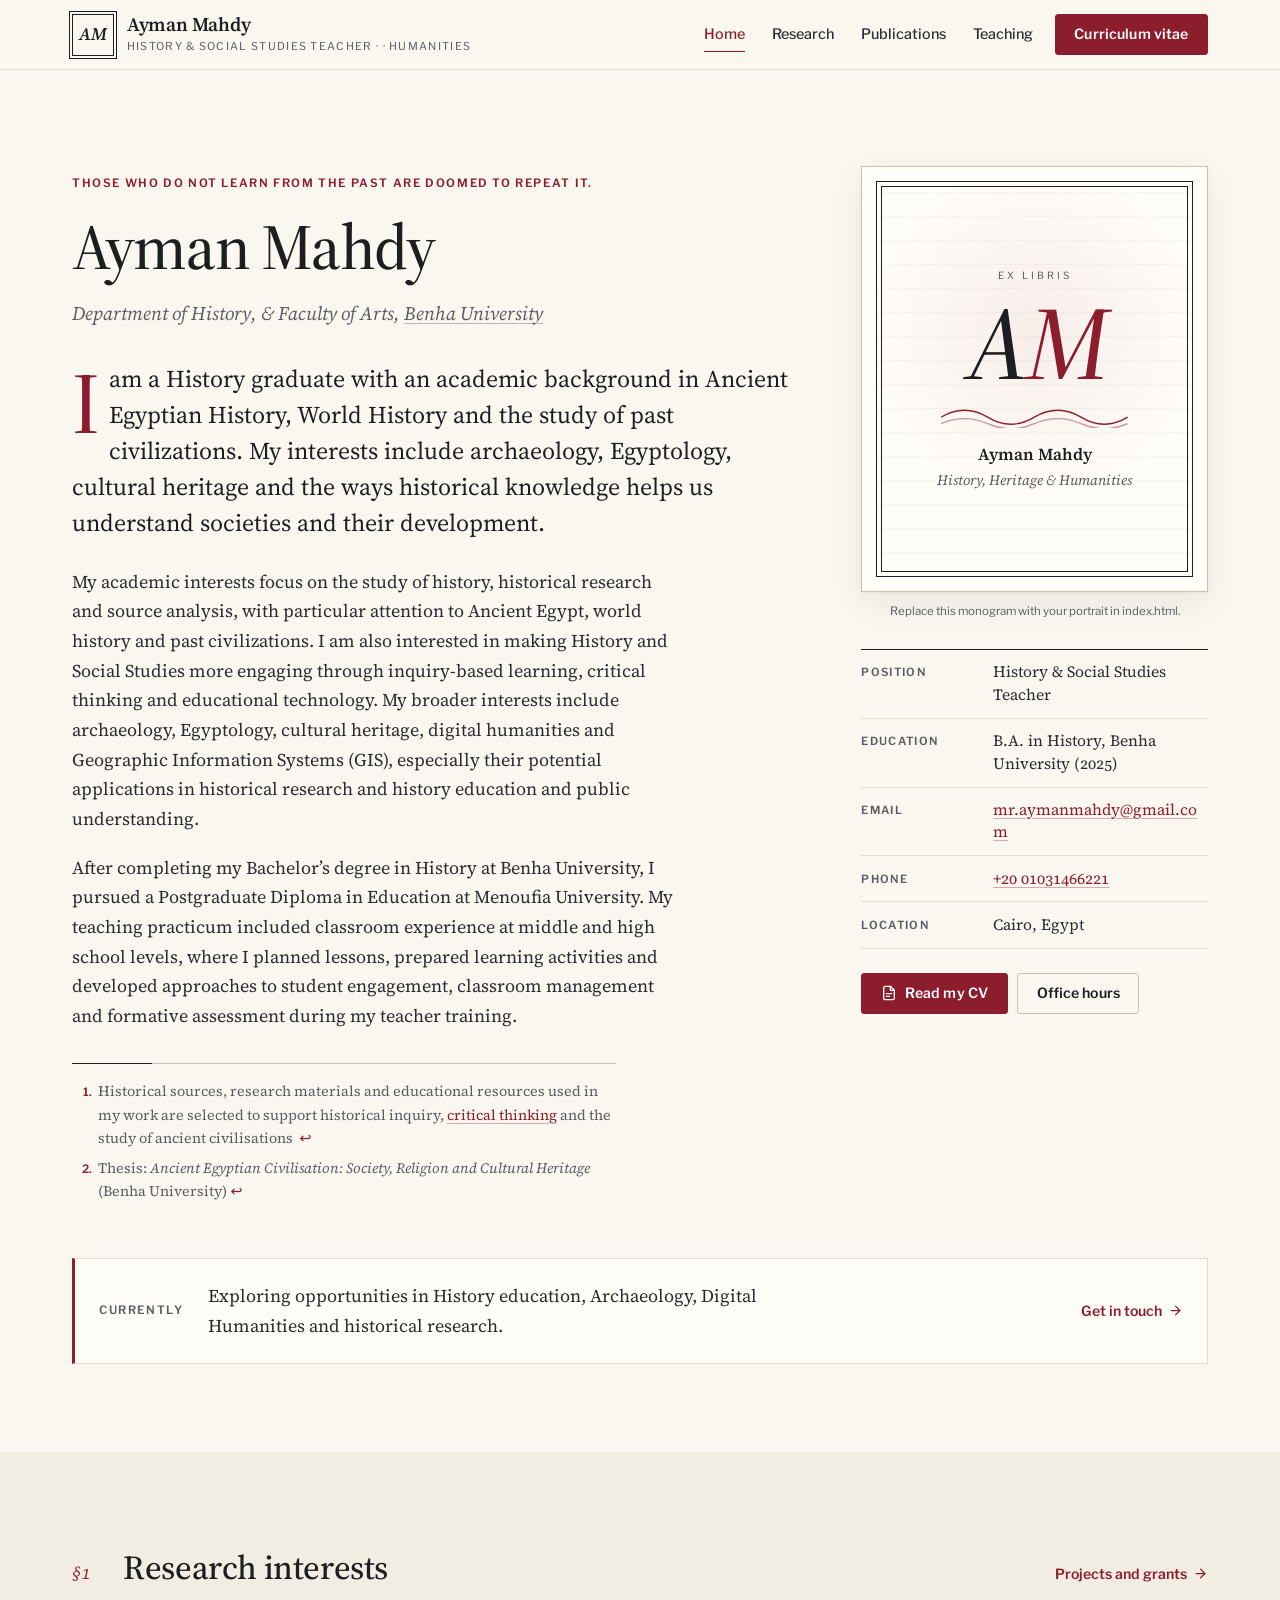
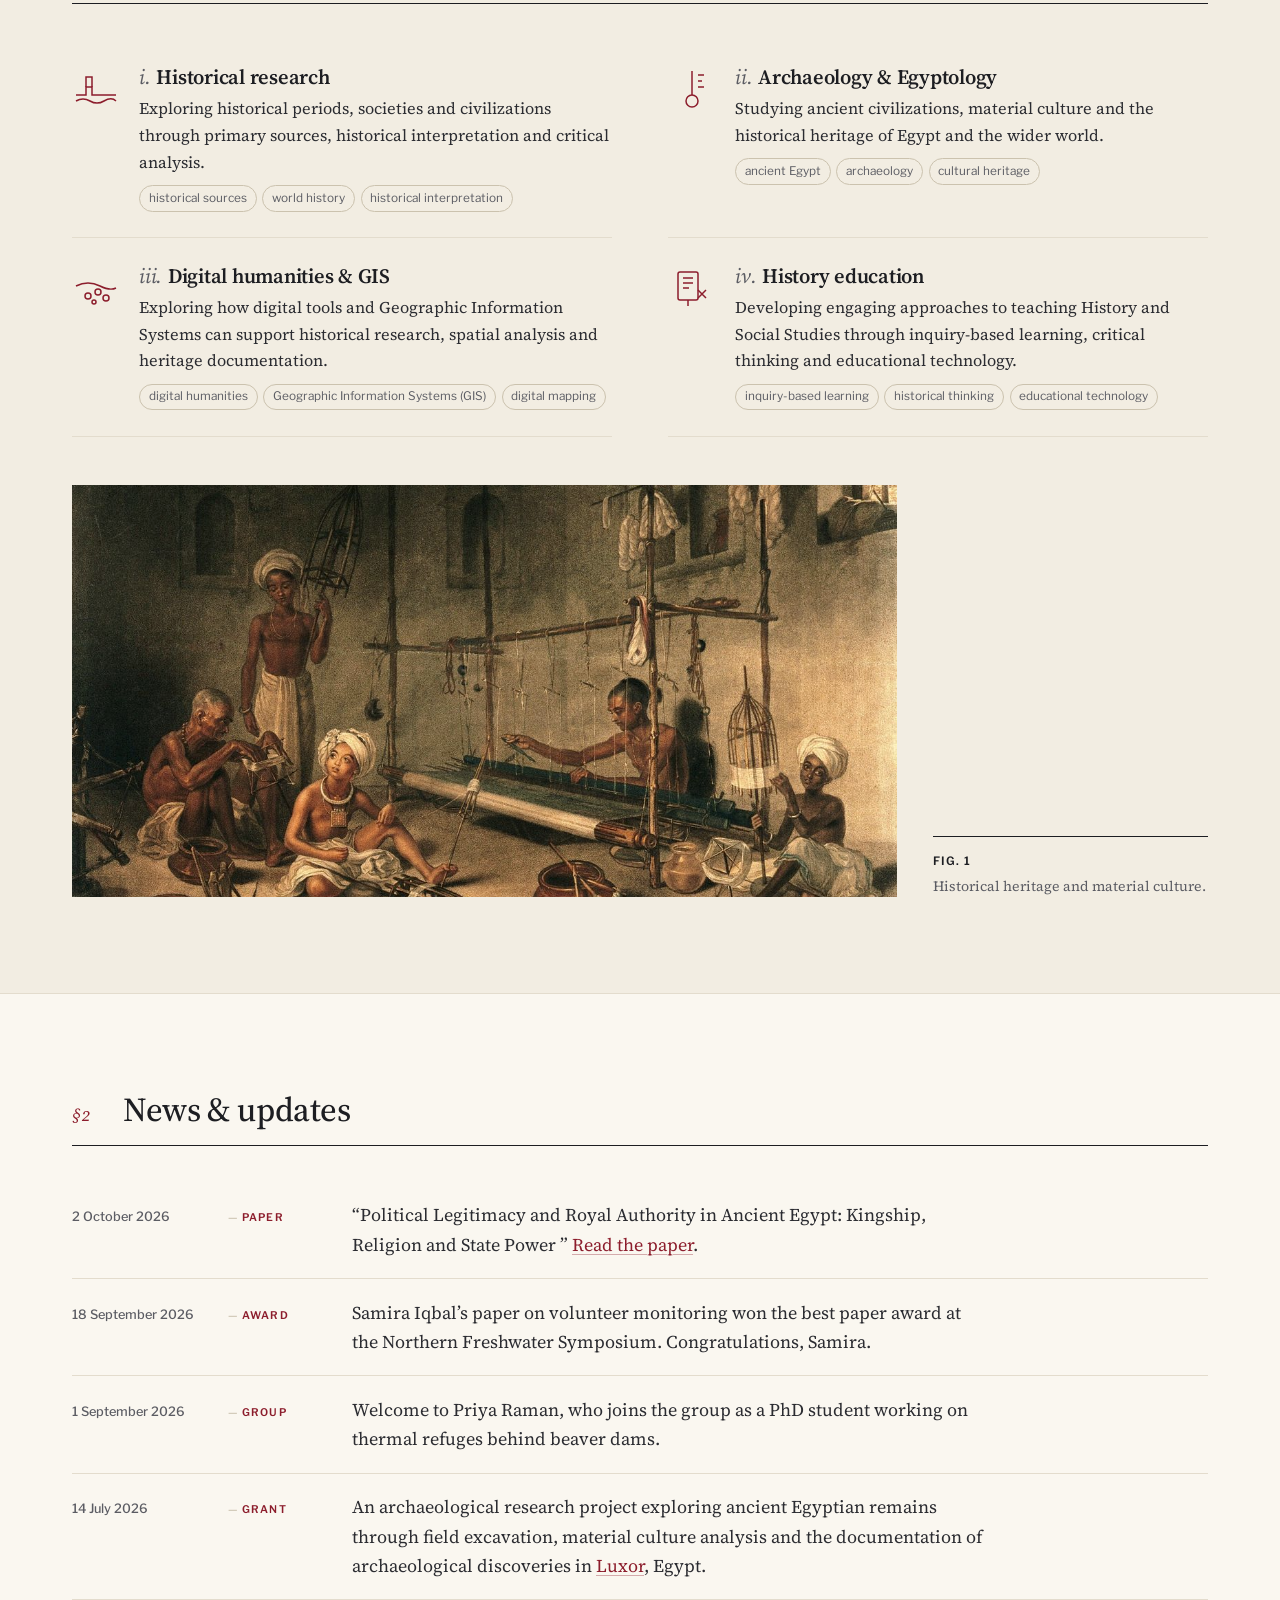
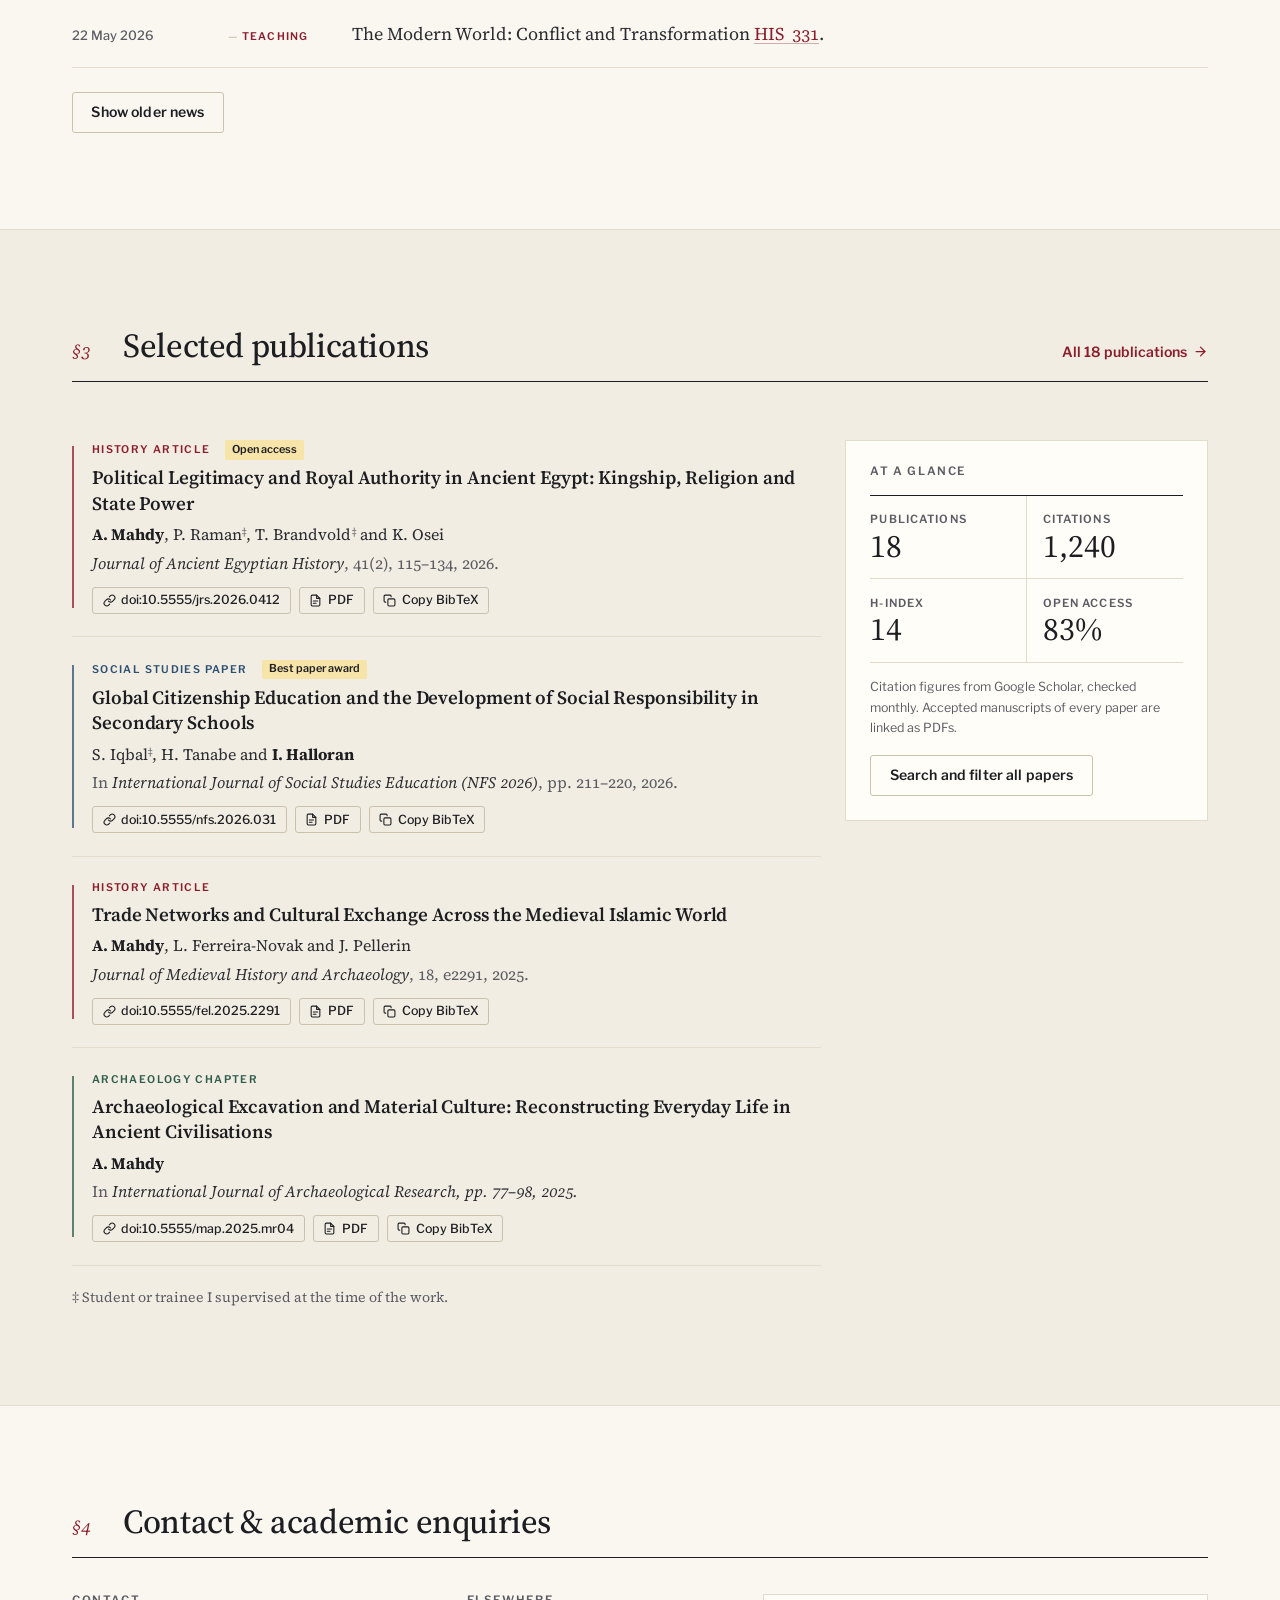
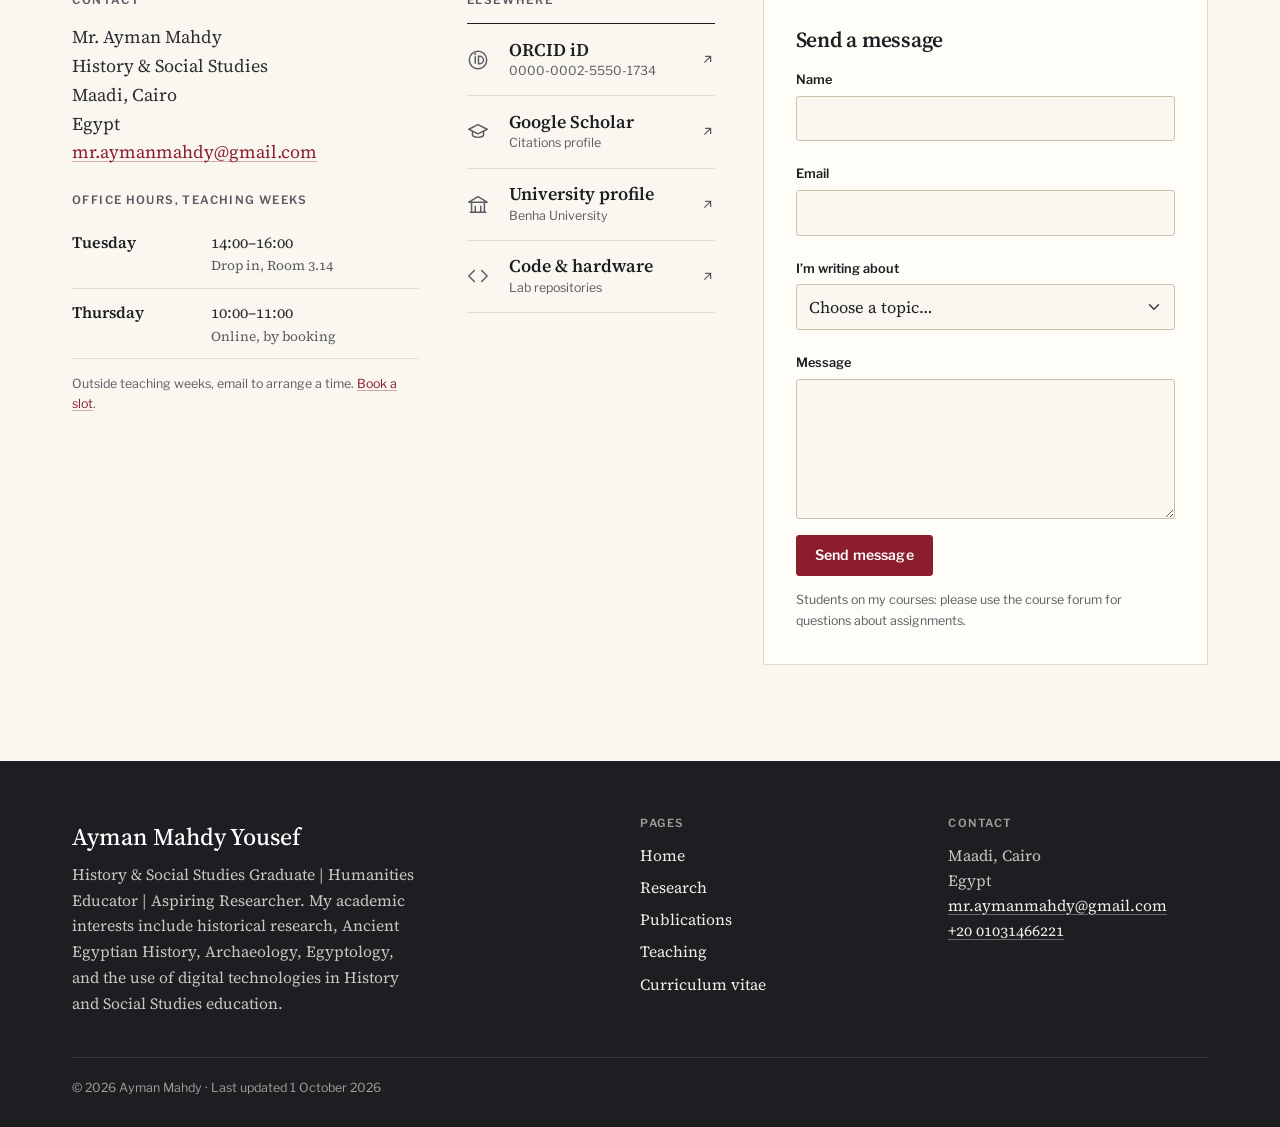
<file: index.html>
<!DOCTYPE html>
<html lang="en">
<head>
  <script>document.documentElement.classList.add('js')</script>
  <meta charset="utf-8">
  <meta name="viewport" content="width=device-width, initial-scale=1">
  <title>Ayman Mahdy &mdash; History & Social Studies · Benha University</title>
  <meta name="description" content="Ayman Mahdy is Associate Professor of Freshwater Ecology at Northmere University, studying sediment, low flows and the recovery of small rivers after restoration.">

  <link rel="preconnect" href="https://fonts.googleapis.com">
  <link rel="preconnect" href="https://fonts.gstatic.com" crossorigin>
  <link href="https://fonts.googleapis.com/css2?family=Libre+Franklin:wght@400;500;600;700&family=Source+Serif+4:ital,opsz,wght@0,8..60,400;0,8..60,500;0,8..60,600;0,8..60,700;1,8..60,400;1,8..60,500;1,8..60,600&display=swap" rel="stylesheet">

  <link rel="stylesheet" href="css/vendor/bootstrap.min.css">
  <link rel="stylesheet" href="css/style.css">
</head>
<body>
  <a class="skip-link" href="#main">Skip to main content</a>

  <header class="site-header">
    <nav class="navbar navbar-expand-lg" aria-label="Primary">
      <div class="container">
        <a class="wordmark" href="index.html" aria-label="Ayman Mahdy, home">
          <span class="wordmark-mono" aria-hidden="true">AM</span>
          <span>
            <span class="wordmark-name">Ayman Mahdy</span>
            <span class="wordmark-sub">History & Social Studies Teacher · <span class="d-none d-sm-inline"> &middot; Humanities</span></span>
          </span>
        </a>
        <button class="navbar-toggler" type="button" data-bs-toggle="collapse" data-bs-target="#primary-nav" aria-controls="primary-nav" aria-expanded="false" aria-label="Toggle navigation menu">
          <span class="toggler-bar"></span>
          <span class="toggler-bar"></span>
          <span class="toggler-bar"></span>
        </button>
        <div class="collapse navbar-collapse" id="primary-nav">
          <ul class="navbar-nav nav-menu ms-auto align-items-lg-center">
            <li class="nav-item"><a class="nav-link" href="index.html" aria-current="page">Home</a></li>
            <li class="nav-item"><a class="nav-link" href="research.html">Research</a></li>
            <li class="nav-item"><a class="nav-link" href="publications.html">Publications</a></li>
            <li class="nav-item"><a class="nav-link" href="teaching.html">Teaching</a></li>
            <li class="nav-item"><a class="btn-ink nav-cv" href="cv.html">Curriculum vitae</a></li>
          </ul>
        </div>
      </div>
    </nav>
  </header>

  <main id="main">

    <!-- ============================ INTRO ============================ -->
    <section class="intro" aria-labelledby="intro-title">
      <div class="container">
        <div class="row g-4 g-lg-5">
          <div class="col-lg-8">
            <span class="eyebrow">Those who do not learn from the past are doomed to repeat it.</span>
            <h1 id="intro-title">Ayman Mahdy</h1>
            <p class="role">Department of History,   &amp; Faculty of Arts, <a href="https://en.fart.bu.edu.eg/?utm_source=chatgpt.com">Benha University</a></p>

            <div class="bio">
              <p class="lede">I am a History graduate with an academic background in Ancient Egyptian History, World History and the study of past civilizations. My interests include archaeology, Egyptology, cultural heritage and the ways historical knowledge helps us understand societies and their development.</p>
              <p>My academic interests focus on the study of history, historical research and source analysis, with particular attention to Ancient Egypt, world history and past civilizations. I am also interested in making History and Social Studies more engaging through inquiry-based learning, critical thinking and educational technology. My broader interests include archaeology, Egyptology, cultural heritage, digital humanities and Geographic Information Systems (GIS), especially their potential applications in historical research and history education and public understanding.</p>

<p>After completing my Bachelor’s degree in History at Benha University, I pursued a Postgraduate Diploma in Education at Menoufia University. My teaching practicum included classroom experience at middle and high school levels, where I planned lessons, prepared learning activities and developed approaches to student engagement, classroom management and formative assessment during my teacher training.</p>
            </div>

            <div class="footnotes" role="doc-endnotes" aria-labelledby="fn-label">
              <h2 class="visually-hidden" id="fn-label">Footnotes</h2>
              <ol>
                <li id="fn1">Historical sources, research materials and educational resources used in my work are selected to support historical inquiry, <a href="research.html#data">critical thinking</a> and the study of ancient civilisations <a class="fn-back" href="#fnref1" aria-label="Back to reference 1">&#8617;</a></li>
                <li id="fn2">Thesis: <cite>Ancient Egyptian Civilisation: Society, Religion and Cultural Heritage </cite> (Benha University)<a class="fn-back" href="#fnref2" aria-label="Back to reference 2">&#8617;</a></li>
              </ol>
            </div>
          </div>

          <div class="col-lg-4">
            <div class="bookplate" role="img" aria-label="Monogram placeholder in place of a portrait of Ayman Mahdy">
              <div class="bookplate-inner">
                <span class="plate-top">Ex libris</span>
                <span class="plate-mono" aria-hidden="true">A<span>M</span></span>
                <svg class="plate-river" viewBox="0 0 200 24" fill="none" stroke="currentColor" stroke-width="1.5" aria-hidden="true"><path d="M0 12c16-10 34-10 50 0s34 10 50 0 34-10 50 0 34 10 50 0"/><path d="M0 19c16-7 34-7 50 0s34 7 50 0 34-7 50 0 34 7 50 0" opacity=".45"/></svg>
                <span class="plate-name">Ayman Mahdy</span>
                <span class="plate-motto">History, Heritage & Humanities</span>
              </div>
            </div>
            <p class="plate-note">Replace this monogram with your portrait in index.html.</p>

            <ul class="facts">
              <li><span class="k">Position</span><span> History & Social Studies Teacher</span></li>
              <li><span class="k">Education </span><span>B.A. in History, Benha University (2025)</span></li>
              <li><span class="k">Email</span><a href="mr.aymanmahdy@gmail.com">mr.aymanmahdy@gmail.com</a></li>
              <li><span class="k">Phone</span><a href="tel:+201031466221">+20 01031466221</a></li>
              <li><span class="k">Location </span><span>Cairo, Egypt</span></li>
            </ul>
            <div class="intro-actions">
              <a class="btn-ink" href="cv.html">
                <svg viewBox="0 0 24 24" fill="none" stroke="currentColor" stroke-width="2" stroke-linecap="round" stroke-linejoin="round" aria-hidden="true"><path d="M14 2H6a2 2 0 0 0-2 2v16a2 2 0 0 0 2 2h12a2 2 0 0 0 2-2V8z"/><polyline points="14 2 14 8 20 8"/><line x1="8" y1="13" x2="16" y2="13"/><line x1="8" y1="17" x2="13" y2="17"/></svg>
                Read my CV
              </a>
              <a class="btn-line" href="#contact">Office hours</a>
            </div>
          </div>
        </div>

        <div class="currently mt-5 reveal">
          <span class="label">Currently</span>
          <p>Exploring opportunities in History education, Archaeology, Digital Humanities and historical research. </p>
          <a class="text-link" href="teaching.html#prospective">Get in touch
            <svg viewBox="0 0 24 24" fill="none" stroke="currentColor" stroke-width="2" stroke-linecap="round" stroke-linejoin="round" aria-hidden="true"><line x1="5" y1="12" x2="19" y2="12"/><polyline points="12 5 19 12 12 19"/></svg>
          </a>
        </div>
      </div>
    </section>

    <!-- ============================ RESEARCH INTERESTS ============================ -->
    <section class="section section-tint" id="interests" aria-labelledby="interests-title">
      <div class="container">
        <div class="sec-head">
          <span class="sec-num" aria-hidden="true">&sect;1</span>
          <h2 id="interests-title">Research interests</h2>
          <a class="text-link sec-more" href="research.html">Projects and grants
            <svg viewBox="0 0 24 24" fill="none" stroke="currentColor" stroke-width="2" stroke-linecap="round" stroke-linejoin="round" aria-hidden="true"><line x1="5" y1="12" x2="19" y2="12"/><polyline points="12 5 19 12 12 19"/></svg>
          </a>
        </div>

        <div class="interests">
          <article class="interest reveal">
            <svg class="interest-glyph" viewBox="0 0 48 48" fill="none" stroke="currentColor" stroke-width="1.5" aria-hidden="true"><path d="M4 30h10v-8h6v8h24"/><path d="M4 36c5-3 9-3 14 0s9 3 14 0 9-3 12 0"/><path d="M14 22V12h6v10"/></svg>
            <div>
              <h3><span class="roman">i.</span>Historical research</h3>
              <p>Exploring historical periods, societies and civilizations through primary sources, historical interpretation and critical analysis.</p>
              <ul class="keywords"><li>historical sources  </li><li>world history</li><li>historical interpretation</li></ul>
            </div>
          </article>
          <article class="interest reveal">
            <svg class="interest-glyph" viewBox="0 0 48 48" fill="none" stroke="currentColor" stroke-width="1.5" aria-hidden="true"><path d="M24 6v24"/><circle cx="24" cy="36" r="6"/><path d="M30 10h6M30 16h4M30 22h6"/></svg>
            <div>
              <h3><span class="roman">ii.</span>Archaeology &amp; Egyptology</h3>
              <p>Studying ancient civilizations, material culture and the historical heritage of Egypt and the wider world.</p>
              <ul class="keywords"><li>ancient Egypt</li><li>archaeology</li><li>cultural heritage</li></ul>
            </div>
          </article>
          <article class="interest reveal">
            <svg class="interest-glyph" viewBox="0 0 48 48" fill="none" stroke="currentColor" stroke-width="1.5" aria-hidden="true"><circle cx="16" cy="32" r="3"/><circle cx="26" cy="28" r="3"/><circle cx="34" cy="34" r="3"/><circle cx="22" cy="38" r="2"/><path d="M4 22c8-4 16-4 24 0s12 4 16 2"/></svg>
            <div>
              <h3><span class="roman">iii.</span>Digital humanities & GIS</h3>
              <p>Exploring how digital tools and Geographic Information Systems can support historical research, spatial analysis and heritage documentation.</p>
              <ul class="keywords"><li>digital humanities</li><li>Geographic Information Systems (GIS)</li><li>digital mapping</li></ul>
            </div>
          </article>
          <article class="interest reveal">
            <svg class="interest-glyph" viewBox="0 0 48 48" fill="none" stroke="currentColor" stroke-width="1.5" aria-hidden="true"><rect x="10" y="8" width="20" height="28" rx="2"/><path d="M15 14h10M15 19h10M15 24h6"/><path d="M30 26l8 8M38 26l-8 8"/><path d="M20 36v6"/></svg>
            <div>
              <h3><span class="roman">iv.</span>History education</h3>
              <p>Developing engaging approaches to teaching History and Social Studies through inquiry-based learning, critical thinking and educational technology.</p>
              <ul class="keywords"><li>inquiry-based learning</li><li>historical thinking</li><li>educational technology</li></ul>
            </div>
          </article>
        </div>

        <figure class="figure figure-wide mt-5 reveal">
          <img src="img/stream.jpg" alt="White water running through a narrow rocky gorge" width="1600" height="900" loading="lazy">
          <figcaption><b>Fig. 1</b>Historical heritage and material culture.</figcaption>
        </figure>
      </div>
    </section>

    <!-- ============================ NEWS ============================ -->
    <section class="section" id="news" aria-labelledby="news-title">
      <div class="container">
        <div class="sec-head">
          <span class="sec-num" aria-hidden="true">&sect;2</span>
          <h2 id="news-title">News &amp; updates</h2>
        </div>

        <ul class="news" id="news-list">
          <li class="news-item">
            <time datetime="2026-10-02">2 October 2026</time>
            <span class="tag">Paper</span>
            <p>&ldquo;Political Legitimacy and Royal Authority in Ancient Egypt: Kingship, Religion and State Power &rdquo; <a href="publications.html#halloran2026beaver">Read the paper</a>.</p>
          </li>
          <li class="news-item">
            <time datetime="2026-09-18">18 September 2026</time>
            <span class="tag">Award</span>
            <p>Samira Iqbal&rsquo;s paper on volunteer monitoring won the best paper award at the Northern Freshwater Symposium. Congratulations, Samira.</p>
          </li>
          <li class="news-item">
            <time datetime="2026-09-01">1 September 2026</time>
            <span class="tag">Group</span>
            <p>Welcome to Priya Raman, who joins the group as a PhD student working on thermal refuges behind beaver dams.</p>
          </li>
          <li class="news-item">
            <time datetime="2026-07-14">14 July 2026</time>
            <span class="tag">Grant</span>
            <p>An archaeological research project exploring ancient Egyptian remains through field excavation, material culture analysis and the documentation of archaeological discoveries in  <a href="research.html#low-flow-futures">Luxor</a>, Egypt.</p>
          </li>
          <li class="news-item">
            <time datetime="2026-05-22">22 May 2026</time>
            <span class="tag">Teaching</span>
            <p>The Modern World: Conflict and Transformation <a href="teaching.html#env331">HIS &nbsp;331</a>.</p>
          </li>
          <li class="news-item is-older">
            <time datetime="2026-04-30">30 April 2026</time>
            <span class="tag">Egyptology</span>
            <p>Maren Achterberg&rsquo;s protocol for low-cost turbidity sensing is now a preprint, with full build instructions.</p>
          </li>
          <li class="news-item is-older">
            <time datetime="2026-02-12">12 February 2026</time>
            <span class="tag">Group</span>
            <p>Kwame Osei is now a lecturer at Westford Polytechnic. His thesis on riparian shading is available from the university repository.</p>
          </li>
          <li class="news-item is-older">
            <time datetime="2025-11-20">20 November 2025</time>
            <span class="tag">Talk</span>
            <p>Guest lecture at a local educational institution:  &ldquo;“Understanding Ancient Egyptian Civilization Through Historical Sources.” &rdquo; Presentation slides are available on the teaching page.</p>
          </li>
        </ul>
        <button type="button" class="btn-line news-toggle no-js-hide" aria-expanded="false" aria-controls="news-list">Show older news</button>
      </div>
    </section>

    <!-- ============================ SELECTED PUBLICATIONS ============================ -->
    <section class="section section-tint" id="selected" aria-labelledby="selected-title">
      <div class="container">
        <div class="sec-head">
          <span class="sec-num" aria-hidden="true">&sect;3</span>
          <h2 id="selected-title">Selected publications</h2>
          <a class="text-link sec-more" href="publications.html">All 18 publications
            <svg viewBox="0 0 24 24" fill="none" stroke="currentColor" stroke-width="2" stroke-linecap="round" stroke-linejoin="round" aria-hidden="true"><line x1="5" y1="12" x2="19" y2="12"/><polyline points="12 5 19 12 12 19"/></svg>
          </a>
        </div>
        <div class="row">
          <div class="col-lg-8">
            <ol class="pub-list">
            <li class="pub" id="halloran2026beaver" data-type="journal" data-year="2026" data-key="halloran2026beaver" data-volume="41" data-number="2" data-pages="115–134">
              <div class="pub-meta"><span class="pub-type">History article</span><span class="pub-flag">Open access</span></div>
              <h3 class="pub-title">Political Legitimacy and Royal Authority in Ancient Egypt: Kingship, Religion and State Power</h3>
              <p class="pub-authors"><strong class="au me">A. Mahdy</strong>, <span class="au">P. Raman</span><sup title="Supervised student">‡</sup>, <span class="au">T. Brandvold</span><sup title="Supervised student">‡</sup> and <span class="au">K. Osei</span></p>
              <p class="pub-venue"><cite>Journal of Ancient Egyptian History</cite>, 41(2), 115–134, 2026.</p>
              <div class="pub-actions">
                <a class="pub-doi" href="https://example.com/doi/10.5555/jrs.2026.0412"><svg viewBox="0 0 24 24" fill="none" stroke="currentColor" stroke-width="2" stroke-linecap="round" stroke-linejoin="round" aria-hidden="true"><path d="M10 13a5 5 0 0 0 7.54.54l3-3a5 5 0 0 0-7.07-7.07l-1.72 1.71"/><path d="M14 11a5 5 0 0 0-7.54-.54l-3 3a5 5 0 0 0 7.07 7.07l1.71-1.71"/></svg>doi:10.5555/jrs.2026.0412</a>
                <a href="https://example.com/papers/halloran2026beaver.pdf"><svg viewBox="0 0 24 24" fill="none" stroke="currentColor" stroke-width="2" stroke-linecap="round" stroke-linejoin="round" aria-hidden="true"><path d="M14 2H6a2 2 0 0 0-2 2v16a2 2 0 0 0 2 2h12a2 2 0 0 0 2-2V8z"/><polyline points="14 2 14 8 20 8"/><line x1="8" y1="13" x2="16" y2="13"/><line x1="8" y1="17" x2="13" y2="17"/></svg>PDF<span class="visually-hidden">: Beaver dam analogues and the timing of summer low flows in upland streams</span></a>
                <button type="button" class="btn-bib"><svg viewBox="0 0 24 24" fill="none" stroke="currentColor" stroke-width="2" stroke-linecap="round" stroke-linejoin="round" aria-hidden="true"><rect x="9" y="9" width="13" height="13" rx="2"/><path d="M5 15H4a2 2 0 0 1-2-2V4a2 2 0 0 1 2-2h9a2 2 0 0 1 2 2v1"/></svg><span class="bib-label">Copy BibTeX</span><span class="visually-hidden"> for “Beaver dam analogues and the timing of summer low flows in upland streams”</span></button>
              </div>
            </li>
            <li class="pub" id="iqbal2026readers" data-type="conference" data-year="2026" data-key="iqbal2026readers" data-pages="211–220" data-publisher="Northern Freshwater Society">
              <div class="pub-meta"><span class="pub-type">Social Studies paper</span><span class="pub-flag">Best paper award</span></div>
              <h3 class="pub-title">Global Citizenship Education and the Development of Social Responsibility in Secondary Schools</h3>
              <p class="pub-authors"><span class="au">S. Iqbal</span><sup title="Supervised student">‡</sup>, <span class="au">H. Tanabe</span> and <strong class="au me">I. Halloran</strong></p>
              <p class="pub-venue">In <cite>International Journal of Social Studies Education (NFS 2026)</cite>, pp. 211–220, 2026.</p>
              <div class="pub-actions">
                <a class="pub-doi" href="https://example.com/doi/10.5555/nfs.2026.031"><svg viewBox="0 0 24 24" fill="none" stroke="currentColor" stroke-width="2" stroke-linecap="round" stroke-linejoin="round" aria-hidden="true"><path d="M10 13a5 5 0 0 0 7.54.54l3-3a5 5 0 0 0-7.07-7.07l-1.72 1.71"/><path d="M14 11a5 5 0 0 0-7.54-.54l-3 3a5 5 0 0 0 7.07 7.07l1.71-1.71"/></svg>doi:10.5555/nfs.2026.031</a>
                <a href="https://example.com/papers/iqbal2026readers.pdf"><svg viewBox="0 0 24 24" fill="none" stroke="currentColor" stroke-width="2" stroke-linecap="round" stroke-linejoin="round" aria-hidden="true"><path d="M14 2H6a2 2 0 0 0-2 2v16a2 2 0 0 0 2 2h12a2 2 0 0 0 2-2V8z"/><polyline points="14 2 14 8 20 8"/><line x1="8" y1="13" x2="16" y2="13"/><line x1="8" y1="17" x2="13" y2="17"/></svg>PDF<span class="visually-hidden">: Who reads the river? Volunteer water monitoring across three catchments</span></a>
                <button type="button" class="btn-bib"><svg viewBox="0 0 24 24" fill="none" stroke="currentColor" stroke-width="2" stroke-linecap="round" stroke-linejoin="round" aria-hidden="true"><rect x="9" y="9" width="13" height="13" rx="2"/><path d="M5 15H4a2 2 0 0 1-2-2V4a2 2 0 0 1 2-2h9a2 2 0 0 1 2 2v1"/></svg><span class="bib-label">Copy BibTeX</span><span class="visually-hidden"> for “Who reads the river? Volunteer water monitoring across three catchments”</span></button>
              </div>
            </li>
            <li class="pub" id="halloran2025sediment" data-type="journal" data-year="2025" data-key="halloran2025sediment" data-volume="18" data-pages="e2291">
              <div class="pub-meta"><span class="pub-type">History article</span></div>
              <h3 class="pub-title">Trade Networks and Cultural Exchange Across the Medieval Islamic World</h3>
              <p class="pub-authors"><strong class="au me">A. Mahdy</strong>, <span class="au">L. Ferreira-Novak</span> and <span class="au">J. Pellerin</span></p>
              <p class="pub-venue"><cite>Journal of Medieval History and Archaeology</cite>, 18, e2291, 2025.</p>
              <div class="pub-actions">
                <a class="pub-doi" href="https://example.com/doi/10.5555/fel.2025.2291"><svg viewBox="0 0 24 24" fill="none" stroke="currentColor" stroke-width="2" stroke-linecap="round" stroke-linejoin="round" aria-hidden="true"><path d="M10 13a5 5 0 0 0 7.54.54l3-3a5 5 0 0 0-7.07-7.07l-1.72 1.71"/><path d="M14 11a5 5 0 0 0-7.54-.54l-3 3a5 5 0 0 0 7.07 7.07l1.71-1.71"/></svg>doi:10.5555/fel.2025.2291</a>
                <a href="https://example.com/papers/halloran2025sediment.pdf"><svg viewBox="0 0 24 24" fill="none" stroke="currentColor" stroke-width="2" stroke-linecap="round" stroke-linejoin="round" aria-hidden="true"><path d="M14 2H6a2 2 0 0 0-2 2v16a2 2 0 0 0 2 2h12a2 2 0 0 0 2-2V8z"/><polyline points="14 2 14 8 20 8"/><line x1="8" y1="13" x2="16" y2="13"/><line x1="8" y1="17" x2="13" y2="17"/></svg>PDF<span class="visually-hidden">: Sediment pulses after small-dam removal: a five-year record from the Aldwater catchment</span></a>
                <button type="button" class="btn-bib"><svg viewBox="0 0 24 24" fill="none" stroke="currentColor" stroke-width="2" stroke-linecap="round" stroke-linejoin="round" aria-hidden="true"><rect x="9" y="9" width="13" height="13" rx="2"/><path d="M5 15H4a2 2 0 0 1-2-2V4a2 2 0 0 1 2-2h9a2 2 0 0 1 2 2v1"/></svg><span class="bib-label">Copy BibTeX</span><span class="visually-hidden"> for “Sediment pulses after small-dam removal: a five-year record from the Aldwater catchment”</span></button>
              </div>
            </li>
            <li class="pub" id="halloran2025listening" data-type="chapter" data-year="2025" data-key="halloran2025listening" data-pages="77–98" data-publisher="Meridian Academic Press" data-editors="R. Whitcombe and E. Moreau">
              <div class="pub-meta"><span class="pub-type">Archaeology  chapter</span></div>
              <h3 class="pub-title">Archaeological Excavation and Material Culture: Reconstructing Everyday Life in Ancient Civilisations</h3>
              <p class="pub-authors"><strong class="au me">A. Mahdy</strong></p>
              <p class="pub-venue">In <cite>International Journal of Archaeological Research, pp. 77–98, 2025.</p>
              <div class="pub-actions">
                <a class="pub-doi" href="https://example.com/doi/10.5555/map.2025.mr04"><svg viewBox="0 0 24 24" fill="none" stroke="currentColor" stroke-width="2" stroke-linecap="round" stroke-linejoin="round" aria-hidden="true"><path d="M10 13a5 5 0 0 0 7.54.54l3-3a5 5 0 0 0-7.07-7.07l-1.72 1.71"/><path d="M14 11a5 5 0 0 0-7.54-.54l-3 3a5 5 0 0 0 7.07 7.07l1.71-1.71"/></svg>doi:10.5555/map.2025.mr04</a>
                <a href="https://example.com/papers/halloran2025listening.pdf"><svg viewBox="0 0 24 24" fill="none" stroke="currentColor" stroke-width="2" stroke-linecap="round" stroke-linejoin="round" aria-hidden="true"><path d="M14 2H6a2 2 0 0 0-2 2v16a2 2 0 0 0 2 2h12a2 2 0 0 0 2-2V8z"/><polyline points="14 2 14 8 20 8"/><line x1="8" y1="13" x2="16" y2="13"/><line x1="8" y1="17" x2="13" y2="17"/></svg>PDF<span class="visually-hidden">: Listening to small rivers: monitoring as a restoration practice</span></a>
                <button type="button" class="btn-bib"><svg viewBox="0 0 24 24" fill="none" stroke="currentColor" stroke-width="2" stroke-linecap="round" stroke-linejoin="round" aria-hidden="true"><rect x="9" y="9" width="13" height="13" rx="2"/><path d="M5 15H4a2 2 0 0 1-2-2V4a2 2 0 0 1 2-2h9a2 2 0 0 1 2 2v1"/></svg><span class="bib-label">Copy BibTeX</span><span class="visually-hidden"> for “Listening to small rivers: monitoring as a restoration practice”</span></button>
              </div>
            </li>
            </ol>
            <p class="pub-legend">‡ Student or trainee I supervised at the time of the work.</p>
          </div>
          <aside class="col-lg-4" aria-labelledby="metrics-title">
            <div class="metrics-card">
              <h3 class="label" id="metrics-title">At a glance</h3>
              <dl class="metrics">
                <div><dt>Publications</dt><dd>18</dd></div>
                <div><dt>Citations</dt><dd>1,240</dd></div>
                <div><dt>h-index</dt><dd>14</dd></div>
                <div><dt>Open access</dt><dd>83%</dd></div>
              </dl>
              <p class="form-note">Citation figures from Google Scholar, checked monthly. Accepted manuscripts of every paper are linked as PDFs.</p>
              <a class="btn-line mt-3" href="publications.html">Search and filter all papers</a>
            </div>
          </aside>
        </div>
      </div>
    </section>

    <!-- ============================ CONTACT ============================ -->
    <section class="section" id="contact" aria-labelledby="contact-title">
      <div class="container">
        <div class="sec-head">
          <span class="sec-num" aria-hidden="true">&sect;4</span>
          <h2 id="contact-title">Contact &amp; academic enquiries</h2>
        </div>

        <div class="row g-4 g-lg-5">
          <div class="col-md-6 col-lg-4">
            <h3 class="label mb-3">Contact</h3>
            <address class="mb-4">
              Mr. Ayman Mahdy<br>
              History  &amp; Social Studies<br>
              Maadi, Cairo<br>
              Egypt<br>
              <a href="mr.aymanmahdy@gmail.com">mr.aymanmahdy@gmail.com</a>
            </address>
            <table class="hours">
              <caption>Office hours, teaching weeks</caption>
              <tbody>
                <tr><th scope="row">Tuesday</th><td>14:00&ndash;16:00<small>Drop in, Room 3.14</small></td></tr>
                <tr><th scope="row">Thursday</th><td>10:00&ndash;11:00<small>Online, by booking</small></td></tr>
              </tbody>
            </table>
            <p class="form-note">Outside teaching weeks, email to arrange a time. <a href="teaching.html#office-hours">Book a slot</a>.</p>
          </div>

          <div class="col-md-6 col-lg-3">
            <h3 class="label mb-3">Elsewhere</h3>
            <ul class="links-list">
              <li><a href="https://example.com/orcid">
                <svg viewBox="0 0 24 24" fill="none" stroke="currentColor" stroke-width="1.6" aria-hidden="true"><circle cx="12" cy="12" r="9.5"/><path d="M9 8v8M12.5 8h1.5a4 4 0 0 1 0 8h-1.5z"/><circle cx="9" cy="5.6" r=".4" fill="currentColor"/></svg>
                <span><span class="ln">ORCID iD</span><span class="lv">0000-0002-5550-1734</span></span>
                <svg class="arrow" viewBox="0 0 24 24" fill="none" stroke="currentColor" stroke-width="2" aria-hidden="true"><path d="M7 17 17 7M8 7h9v9"/></svg>
              </a></li>
              <li><a href="https://example.com/scholar">
                <svg viewBox="0 0 24 24" fill="none" stroke="currentColor" stroke-width="1.6" stroke-linejoin="round" aria-hidden="true"><path d="M2 9l10-5 10 5-10 5z"/><path d="M6 11v5c3 2.5 9 2.5 12 0v-5"/></svg>
                <span><span class="ln">Google Scholar</span><span class="lv">Citations profile</span></span>
                <svg class="arrow" viewBox="0 0 24 24" fill="none" stroke="currentColor" stroke-width="2" aria-hidden="true"><path d="M7 17 17 7M8 7h9v9"/></svg>
              </a></li>
              <li><a href="https://example.com/northmere/halloran">
                <svg viewBox="0 0 24 24" fill="none" stroke="currentColor" stroke-width="1.6" stroke-linejoin="round" aria-hidden="true"><path d="M3 21h18M5 21V10M19 21V10M9 21v-7M15 21v-7M2 10l10-6 10 6z"/></svg>
                <span><span class="ln">University profile</span><span class="lv">Benha University</span></span>
                <svg class="arrow" viewBox="0 0 24 24" fill="none" stroke="currentColor" stroke-width="2" aria-hidden="true"><path d="M7 17 17 7M8 7h9v9"/></svg>
              </a></li>
              <li><a href="https://example.com/code/stream-lab">
                <svg viewBox="0 0 24 24" fill="none" stroke="currentColor" stroke-width="1.6" stroke-linecap="round" stroke-linejoin="round" aria-hidden="true"><polyline points="16 18 22 12 16 6"/><polyline points="8 6 2 12 8 18"/></svg>
                <span><span class="ln">Code &amp; hardware</span><span class="lv">Lab repositories</span></span>
                <svg class="arrow" viewBox="0 0 24 24" fill="none" stroke="currentColor" stroke-width="2" aria-hidden="true"><path d="M7 17 17 7M8 7h9v9"/></svg>
              </a></li>
            </ul>
          </div>

          <div class="col-lg-5">
            <div class="form-card">
              <h3>Send a message</h3>
              <form data-validate novalidate>
                <div class="form-success" role="status" tabindex="-1"><strong>Thank you, your message is ready.</strong>This demo form does not send anything yet. Connect it to a form service to receive messages; I reply within three working days.</div>
                <div class="form-fields">
                  <div class="mb-3">
                    <label class="form-label" for="c-name">Name</label>
                    <input class="form-control" type="text" id="c-name" name="name" autocomplete="name" required aria-describedby="c-name-err">
                    <span class="field-error" id="c-name-err">Please enter your name.</span>
                  </div>
                  <div class="mb-3">
                    <label class="form-label" for="c-email">Email</label>
                    <input class="form-control" type="email" id="c-email" name="email" autocomplete="email" required aria-describedby="c-email-err">
                    <span class="field-error" id="c-email-err">Please enter a valid email address.</span>
                  </div>
                  <div class="mb-3">
                    <label class="form-label" for="c-topic">I&rsquo;m writing about</label>
                    <select class="form-select" id="c-topic" name="topic" required aria-describedby="c-topic-err">
                      <option value="">Choose a topic&hellip;</option>
                      <option>PhD or postdoc opportunities</option>
                      <option>A course I teach</option>
                      <option>Research collaboration</option>
                      <option>Media or public talk</option>
                      <option>Something else</option>
                    </select>
                    <span class="field-error" id="c-topic-err">Please choose a topic.</span>
                  </div>
                  <div class="mb-3">
                    <label class="form-label" for="c-msg">Message</label>
                    <textarea class="form-control" id="c-msg" name="message" rows="4" required minlength="20" aria-describedby="c-msg-err"></textarea>
                    <span class="field-error" id="c-msg-err">Please write at least 20 characters.</span>
                  </div>
                  <button type="submit" class="btn-ink">Send message</button>
                  <p class="form-note">Students on my courses: please use the course forum for questions about assignments.</p>
                </div>
              </form>
            </div>
          </div>
        </div>
      </div>
    </section>
  </main>

  <footer class="site-footer">
    <div class="container">
      <div class="footer-grid">
        <div>
          <p class="footer-name">Ayman Mahdy Yousef</p>
          <p>History & Social Studies Graduate | Humanities Educator | Aspiring Researcher. My academic interests include historical research, Ancient Egyptian History, Archaeology, Egyptology, and the use of digital technologies in History and Social Studies education.</p>
        </div>
        <div>
          <h2>Pages</h2>
          <ul>
            <li><a href="index.html">Home</a></li>
            <li><a href="research.html">Research</a></li>
            <li><a href="publications.html">Publications</a></li>
            <li><a href="teaching.html">Teaching</a></li>
            <li><a href="cv.html">Curriculum vitae</a></li>
          </ul>
        </div>
        <div>
          <h2>Contact</h2>
          <address>
            Maadi, Cairo<br>
            Egypt<br>
            <a href="mr.aymanmahdy@gmail.com">mr.aymanmahdy@gmail.com</a><br>
            <a href="tel:+201031466221">+20 01031466221</a>
          </address>
        </div>
      </div>
      <div class="footer-bottom">
        <span>&copy; 2026 Ayman Mahdy &middot; Last updated 1 October 2026</span>
        <!-- <span>Template by <a href="https://uicookies.com/">uiCookies</a></span> -->
      </div>
    </div>
  </footer>

  <div class="visually-hidden" aria-live="polite" id="announcer"></div>
  <script src="js/vendor/bootstrap.bundle.min.js"></script>
  <script src="js/main.js"></script>
</body>
</html>
</file>
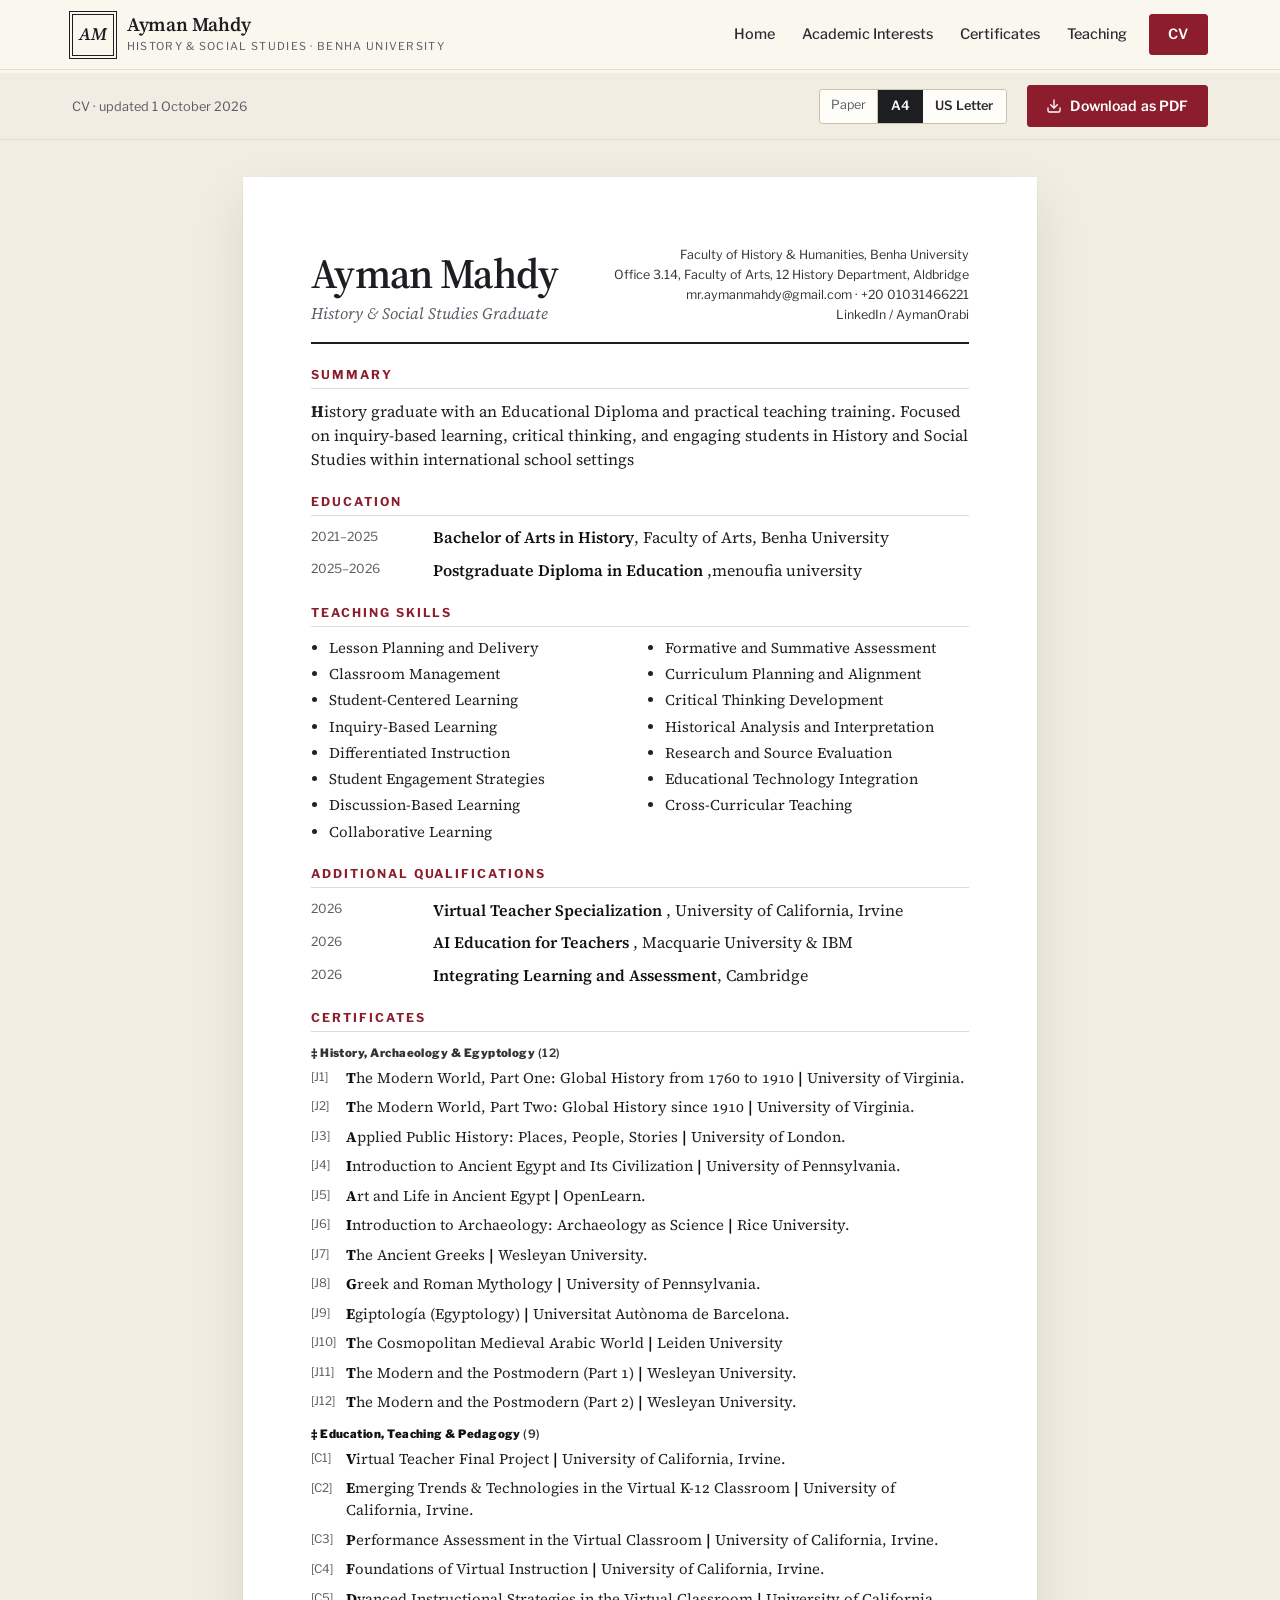
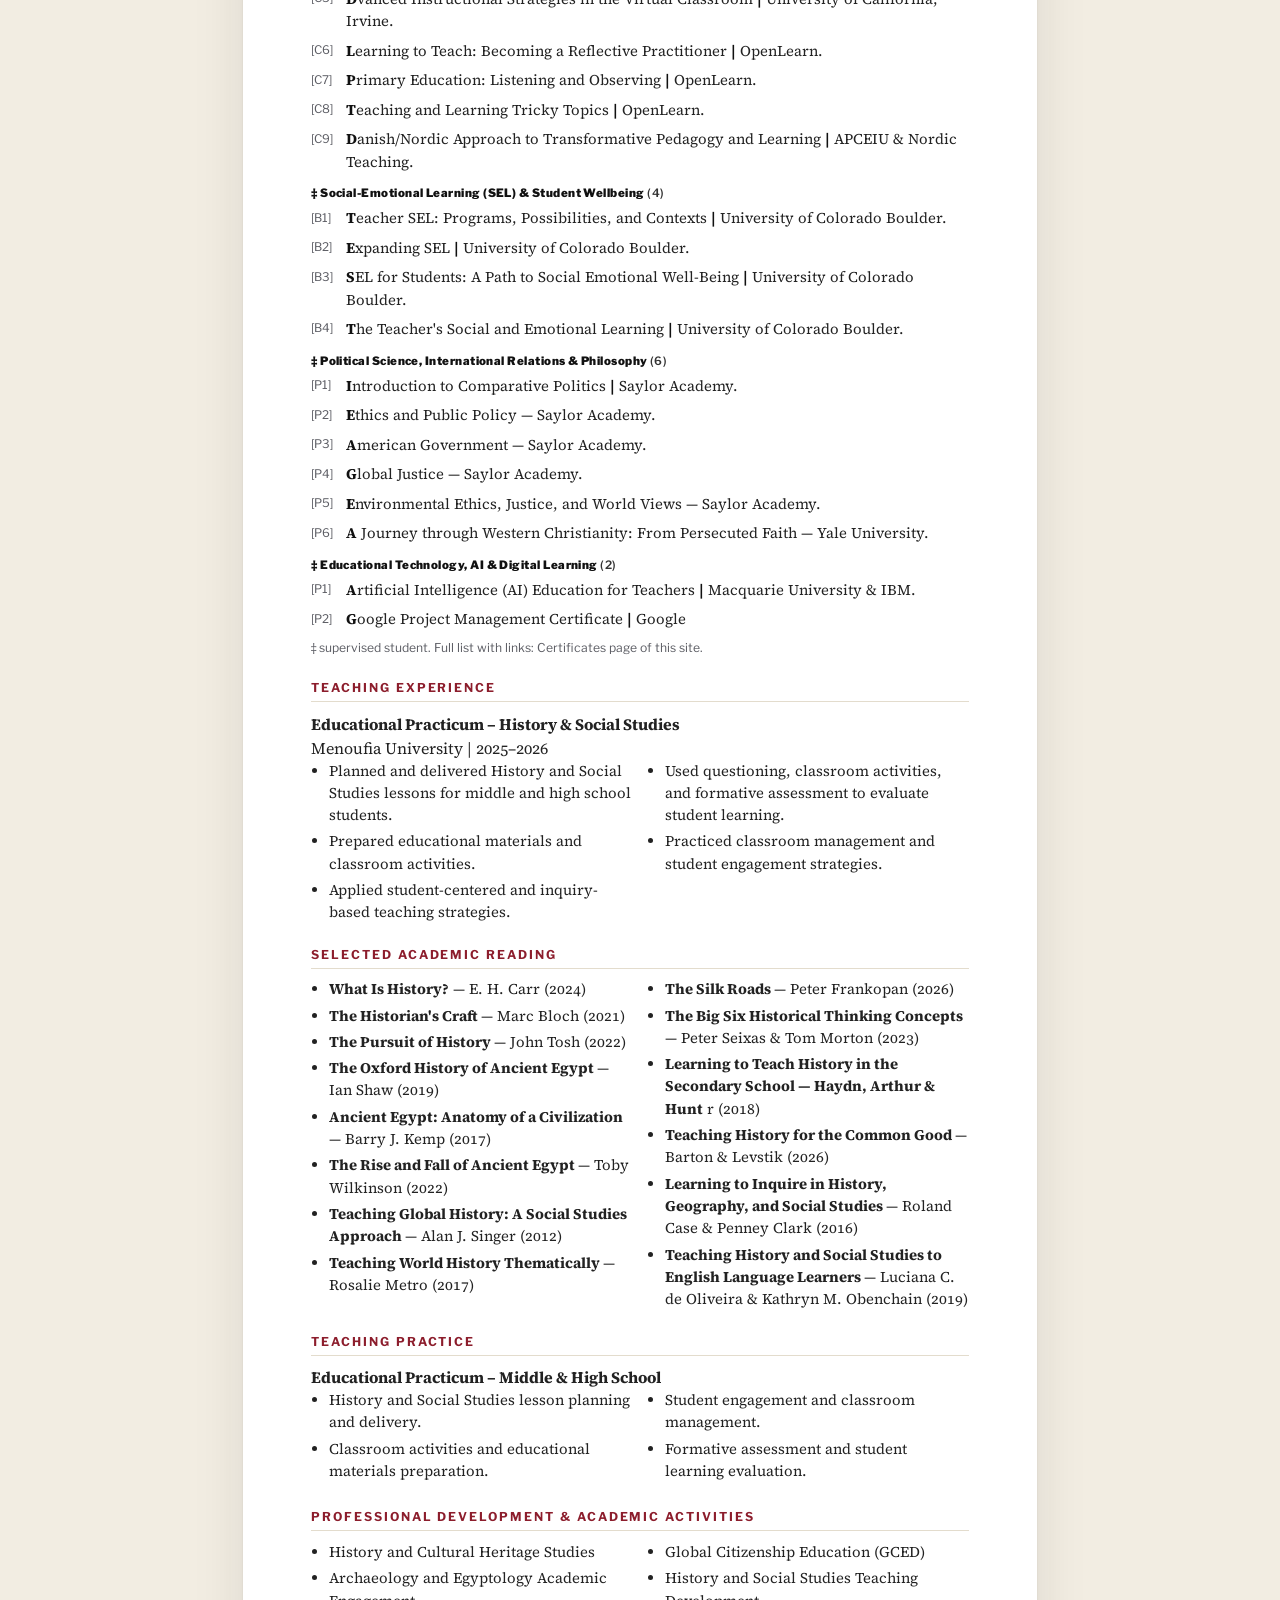
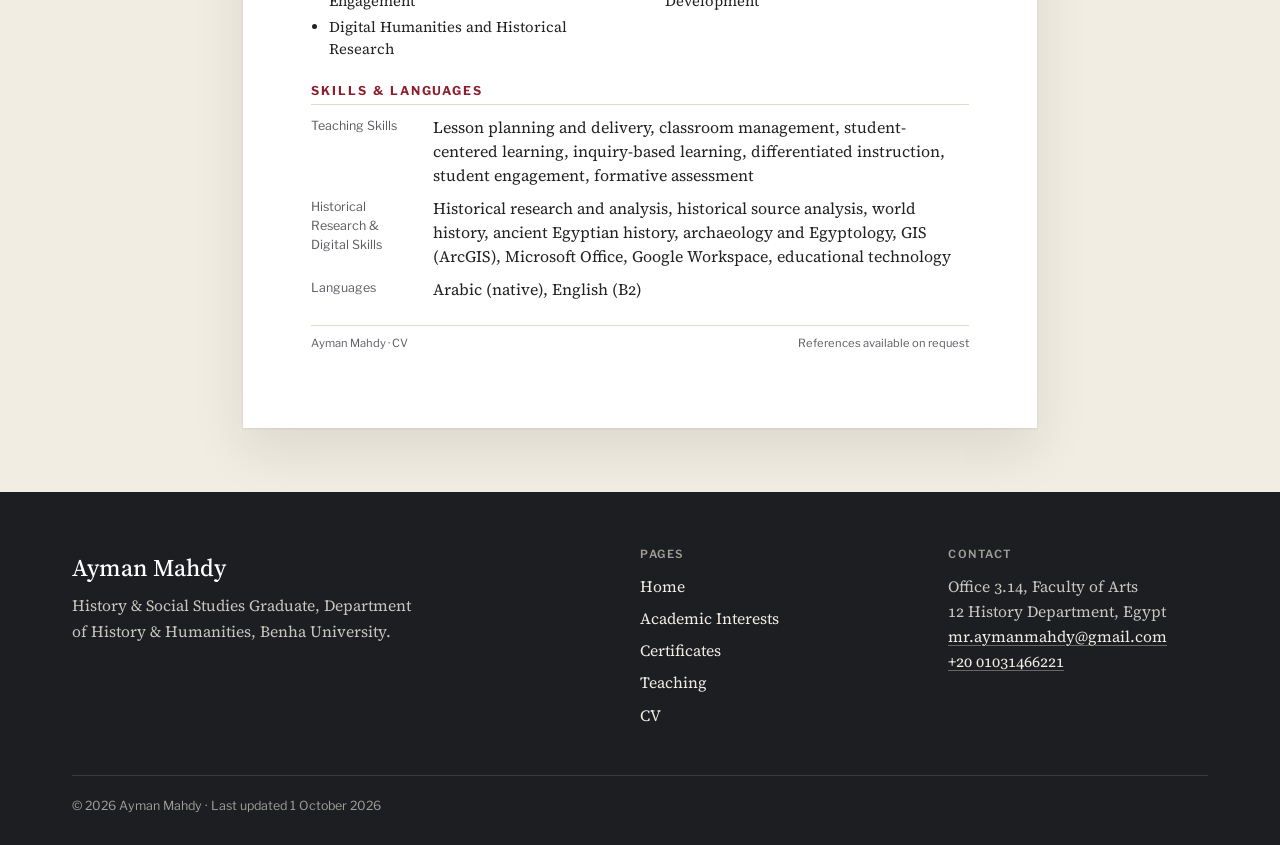
<file: cv.html>
<!DOCTYPE html>
<html lang="en">
<head>
  <script>document.documentElement.classList.add('js')</script>
  <meta charset="utf-8">
  <meta name="viewport" content="width=device-width, initial-scale=1">
  <title>CV &mdash; Ayman Mahdy</title>
  <meta name="description" content="Academic CV of Ayman Mahdy, History & Social Studies Graduate: appointments, education, grants, Certificates, teaching, supervision and Professional Development & Activities. Print-ready.">

  <link rel="preconnect" href="https://fonts.googleapis.com">
  <link rel="preconnect" href="https://fonts.gstatic.com" crossorigin>
  <link href="https://fonts.googleapis.com/css2?family=Libre+Franklin:wght@400;500;600;700&family=Source+Serif+4:ital,opsz,wght@0,8..60,400;0,8..60,500;0,8..60,600;0,8..60,700;1,8..60,400;1,8..60,500;1,8..60,600&display=swap" rel="stylesheet">

  <link rel="stylesheet" href="css/vendor/bootstrap.min.css">
  <link rel="stylesheet" href="css/style.css">
</head>
<body>
  <a class="skip-link" href="#main">Skip to main content</a>

  <header class="site-header">
    <nav class="navbar navbar-expand-lg" aria-label="Primary">
      <div class="container">
        <a class="wordmark" href="index.html" aria-label="Ayman Mahdy, home">
          <span class="wordmark-mono" aria-hidden="true">AM</span>
          <span>
            <span class="wordmark-name">Ayman Mahdy</span>
            <span class="wordmark-sub">History & Social Studies<span class="d-none d-sm-inline"> &middot; Benha University</span></span>
          </span>
        </a>
        <button class="navbar-toggler" type="button" data-bs-toggle="collapse" data-bs-target="#primary-nav" aria-controls="primary-nav" aria-expanded="false" aria-label="Toggle navigation menu">
          <span class="toggler-bar"></span>
          <span class="toggler-bar"></span>
          <span class="toggler-bar"></span>
        </button>
        <div class="collapse navbar-collapse" id="primary-nav">
          <ul class="navbar-nav nav-menu ms-auto align-items-lg-center">
            <li class="nav-item"><a class="nav-link" href="index.html">Home</a></li>
            <li class="nav-item"><a class="nav-link" href="Academic Interests.html">Academic Interests</a></li>
            <li class="nav-item"><a class="nav-link" href="Certificates.html">Certificates</a></li>
            <li class="nav-item"><a class="nav-link" href="teaching.html">Teaching</a></li>
            <li class="nav-item"><a class="btn-ink nav-cv" href="cv.html" aria-current="page">CV</a></li>
          </ul>
        </div>
      </div>
    </nav>
  </header>

  <main id="main">

    <div class="cv-toolbar no-print">
      <div class="container">
        <p class="updated mb-0">CV &middot; updated 1 October 2026</p>
        <fieldset class="paper-switch js-only d-flex-js" id="paper-switch">
          <legend>Paper</legend>
          <input type="radio" name="paper" id="paper-a4" value="a4" checked>
          <label for="paper-a4">A4</label>
          <input type="radio" name="paper" id="paper-letter" value="letter">
          <label for="paper-letter">US Letter</label>
        </fieldset>
        <button type="button" class="btn-ink js-only d-flex-js" id="print-cv">
          <svg viewBox="0 0 24 24" fill="none" stroke="currentColor" stroke-width="2" stroke-linecap="round" stroke-linejoin="round" aria-hidden="true"><path d="M21 15v4a2 2 0 0 1-2 2H5a2 2 0 0 1-2-2v-4"/><polyline points="7 10 12 15 17 10"/><line x1="12" y1="15" x2="12" y2="3"/></svg>
          Download as PDF
        </button>
      </div>
    </div>

    <div class="cv-wrap">
      <article class="cv-sheet" id="cv" data-paper="a4" aria-labelledby="cv-name">
        <header class="cv-head">
          <div>
            <h1 id="cv-name">Ayman Mahdy</h1>
            <p class="role">History & Social Studies Graduate</p>
          </div>
          <ul class="cv-contact">
            <li>Faculty of History &amp; Humanities, Benha University</li>
            <li>Office 3.14, 	Faculty of Arts, 12 History Department, Aldbridge</li>
            <li><a href="mailto:mr.aymanmahdy@gmail.com">mr.aymanmahdy@gmail.com</a> &middot; <a href="tel:+201031466221">+20 01031466221</a></li>
            <li>LinkedIn /  <a href="https://www.linkedin.com/in/aymanorabi/">AymanOrabi</a></li>
          </ul>
        </header>

        <section class="cv-sec" aria-labelledby="cv-app">
          <h2 id="cv-app">SUMMARY</h2>
          
          <div ><span class="when">  </span><div><strong>H</strong>istory graduate with an Educational Diploma and practical teaching training. Focused on inquiry-based 
learning, critical thinking, and engaging students in History and Social Studies within international school 
settings</div></div>
         
        </section>

        <section class="cv-sec" aria-labelledby="cv-edu">
          <h2 id="cv-edu">Education</h2>
          <div class="cv-row"><span class="when">2021&ndash;2025</span><div><strong>Bachelor of Arts in History</strong>, Faculty of Arts, Benha University<span class="detail"></span></div></div>
          <div class="cv-row"><span class="when">2025&ndash;2026</span><div><strong>Postgraduate Diploma in Education</strong> ,menoufia university </div></div>
          
        </section>

        <section class="cv-sec" aria-labelledby="cv-grants">
          <h2 id="cv-grants">TEACHING SKILLS</h2>
          <ul class="cv-plain cv-cols">
            <li>Lesson Planning and Delivery</li>
            <li>Classroom Management</li>
            <li>Student-Centered Learning</li>
            <li>Inquiry-Based Learning</li>
            <li>Differentiated Instruction</li>
            <li>Student Engagement Strategies</li>
            <li>Discussion-Based Learning</li>
            <li>Collaborative Learning</li>

            <li>Formative and Summative Assessment</li>
            <li>Curriculum Planning and Alignment</li>
            <li>Critical Thinking Development</li>
            <li>Historical Analysis and Interpretation</li>
            <li>Research and Source Evaluation</li>
            <li>Educational Technology Integration</li>
            <li>Cross-Curricular Teaching</li>
            
          </ul>
        </section>

        <section class="cv-sec" aria-labelledby="cv-Additional Qualifications">
          <h2 id="cv-Additional Qualifications">Additional Qualifications</h2>
          <div class="cv-row"><span class="when">2026</span><div><strong>Virtual Teacher Specialization </strong>, University of California, Irvine</div></div>
          <div class="cv-row"><span class="when">2026</span><div><strong>AI Education for Teachers </strong>, Macquarie University & IBM </div></div>
          <div class="cv-row"><span class="when">2026</span><div><strong>Integrating Learning and Assessment</strong>, Cambridge</div></div>
        </section>

        <section class="cv-sec" aria-labelledby="cv-pubs">
          <h2 id="cv-pubs">Certificates</h2>
          <h3 class="cv-sub"><b>‡ History, Archaeology & Egyptology </b>(12)</h3>
          <ol class="cv-pubs cv-j">
            <li><b>T</b>he Modern World, Part One: Global History from 1760 to 1910 <b>|</b> University of Virginia.</li>
           <li><b>T</b>he Modern World, Part Two: Global History since 1910 <b>|</b> University of Virginia.</li>
           <li><b>A</b>pplied Public History: Places, People, Stories <b>|</b> University of London.</li>
           <li><b>I</b>ntroduction to Ancient Egypt and Its Civilization <b>|</b> University of Pennsylvania.</li>
           <li><b>A</b>rt and Life in Ancient Egypt <b>|</b> OpenLearn.</li>
           <li><b>I</b>ntroduction to Archaeology: Archaeology as Science <b>|</b> Rice University.</li>
           <li><b>T</b>he Ancient Greeks <b>|</b> Wesleyan University.</li>
           <li><b>G</b>reek and Roman Mythology <b>|</b> University of Pennsylvania.</li>
           <li><b>E</b>giptología (Egyptology) <b>|</b> Universitat Autònoma de Barcelona.</li>
           <li><b>T</b>he Cosmopolitan Medieval Arabic World <b>|</b> Leiden University</li>
           <li><b>T</b>he Modern and the Postmodern (Part 1) <b>|</b> Wesleyan University.</li>
           <li><b>T</b>he Modern and the Postmodern (Part 2) <b>|</b> Wesleyan University.</li>
          <h3 class="cv-sub"><b>‡ Education, Teaching & Pedagogy </b>(9)</h3>
          <ol class="cv-pubs cv-c">
            <li><b>V</b>irtual Teacher Final Project <b>|</b> University of California, Irvine.</li>
            <li><b>E</b>merging Trends & Technologies in the Virtual K-12 Classroom <b>|</b> University of California, Irvine.</li>
            <li><b>P</b>erformance Assessment in the Virtual Classroom <b>|</b> University of California, Irvine.</li>
            <li><b>F</b>oundations of Virtual Instruction <b>|</b> University of California, Irvine.</li>
            <li><b>D</b>vanced Instructional Strategies in the Virtual Classroom <b>|</b> University of California, Irvine.</li>
            <li><b>L</b>earning to Teach: Becoming a Reflective Practitioner <b>|</b> OpenLearn.</li>
            <li><b>P</b>rimary Education: Listening and Observing <b>|</b> OpenLearn.</li>
            <li><b>T</b>eaching and Learning Tricky Topics <b>|</b> OpenLearn.</li>
            <li><b>D</b>anish/Nordic Approach to Transformative Pedagogy and Learning <b>|</b> APCEIU & Nordic Teaching.</li>
                      
          <h3 class="cv-sub"><b>‡ Social-Emotional Learning (SEL) & Student Wellbeing </b>(4)</h3>
          <ol class="cv-pubs cv-b">
            <li><b>T</b>eacher SEL: Programs, Possibilities, and Contexts <b>|</b> University of Colorado Boulder.</li>
            <li><b>E</b>xpanding SEL <b>|</b> University of Colorado Boulder.</li>
            <li><b>S</b>EL for Students: A Path to Social Emotional Well-Being <b>|</b> University of Colorado Boulder.</li>
            <li><b>T</b>he Teacher's Social and Emotional Learning <b>|</b> University of Colorado Boulder.</li>
            
          </ol>
          <h3 class="cv-sub"><b>‡ Political Science, International Relations & Philosophy </b>(6)</h3>
          <ol class="cv-pubs cv-p">
            <li><b>I</b>ntroduction to Comparative Politics  <b>|</b> Saylor Academy. </li>
            <li><b>E</b>thics and Public Policy — Saylor Academy.</li>
            <li><b>A</b>merican Government — Saylor Academy.</li>
            <li><b>G</b>lobal Justice — Saylor Academy.</li>
            <li><b>E</b>nvironmental Ethics, Justice, and World Views — Saylor Academy.</li>
            <li><b>A</b> Journey through Western Christianity: From Persecuted Faith — Yale University.</li>
            
          </ol>

          </ol>
          <h3 class="cv-sub"><b>‡ Educational Technology, AI & Digital Learning </b>(2)</h3>
          <ol class="cv-pubs cv-p">
            <li><b>A</b>rtificial Intelligence (AI) Education for Teachers <b>|</b> Macquarie University & IBM. </li>
            <li><b>G</b>oogle Project Management Certificate <b>|</b> Google </li>
          </ol>

          <p class="cv-note">‡ supervised student. Full list with links: Certificates page of this site.</p>
        </section>

        <section class="cv-sec" aria-labelledby="cv-talks">
          <h2 id="cv-talks">Teaching Experience</h2>
          <div ><span class="when"></span><div><strong>Educational Practicum – History & Social Studies</strong><span class="detail"></span></div></div>
          <div ><span class="when"></span><div>Menoufia University | 2025–2026<span class="detail"> </span></div></div>
           <ul class="cv-plain cv-cols">
            <li><b></b>Planned and delivered History and Social Studies lessons for middle and high school students.</li>
            <li><b></b>Prepared educational materials and classroom activities.</li>
            <li><b></b>Applied student-centered and inquiry-based teaching strategies.</li>
            <li><b></b>Used questioning, classroom activities, and formative assessment to evaluate student learning.</li>
            <li><b></b>Practiced classroom management and student engagement strategies.</li>
          </ul>
        </section>

        <section class="cv-sec" aria-labelledby="cv-teach">
          <h2 id="cv-teach">SELECTED ACADEMIC READING</h2>
          <ul class="cv-plain cv-cols">
            <li><b>What Is History?</b> — E. H. Carr (2024)</li>
            <li><b>The Historian's Craft  </b> — Marc Bloch (2021)</li>
            <li><b>The Pursuit of History </b> — John Tosh   (2022)</li>
            <li><b>The Oxford History of Ancient Egypt </b> — Ian Shaw (2019)</li>
            <li><b>Ancient Egypt: Anatomy of a Civilization </b> — Barry J. Kemp (2017)</li>
            <li><b>The Rise and Fall of Ancient Egypt </b> — Toby Wilkinson (2022)</li>
            <li><b>Teaching Global History: A Social Studies Approach  </b> — Alan J. Singer (2012)</li>
            <li><b>Teaching World History Thematically </b> — Rosalie Metro (2017)</li>

            <li><b>The Silk Roads </b> — Peter Frankopan (2026)</li>
            <li><b>The Big Six Historical Thinking Concepts</b>  — Peter Seixas & Tom Morton (2023)</li>
            <li><b>Learning to Teach History in the Secondary School — Haydn, Arthur & Hunt</b> r (2018)</li>
            <li><b>Teaching History for the Common Good </b> — Barton & Levstik (2026)</li>
            <li><b>Learning to Inquire in History, Geography, and Social Studies </b> — Roland Case & Penney Clark (2016)</li>
            <li><b>Teaching History and Social Studies to English Language Learners </b> — Luciana C. de Oliveira & Kathryn M. Obenchain (2019)</li>

          </ul>
        </section>

        <section class="cv-sec" aria-labelledby="cv-sup">
          <h2 id="cv-sup">Teaching Practice</h2>
                    <div ><span class="when"></span><div><b>Educational Practicum – Middle & High School</b><span class="detail"> </span></div></div>

          <ul class="cv-plain cv-cols">
            <li>History and Social Studies lesson planning and delivery.</li>
            <li>Classroom activities and educational materials preparation.</li>
            <li>Student engagement and classroom management.</li>
            <li>Formative assessment and student learning evaluation.</li>

            
          </ul>
        </section>

        <section class="cv-sec" aria-labelledby="cv-Professional Development & Activities">
          <h2 id="cv-Professional Development & Activities">Professional Development & Academic Activities</h2>
          <ul class="cv-plain cv-cols">
            <li>History and Cultural Heritage Studies</li>
            <li>Archaeology and Egyptology Academic Engagement</li>
            <li>Digital Humanities and Historical Research</li>
            <li>Global Citizenship Education (GCED)</li>
            <li>History and Social Studies Teaching Development</li>
           
          </ul>
        </section>

        <section class="cv-sec" aria-labelledby="cv-skills">
          <h2 id="cv-skills">Skills &amp; languages</h2>
          <div class="cv-row"><span class="when">Teaching Skills</span><div>Lesson planning and delivery, classroom management, student-centered learning, inquiry-based learning, differentiated instruction, student engagement, formative assessment</div></div>
          <div class="cv-row"><span class="when">Historical Research & Digital Skills</span><div>Historical research and analysis, historical source analysis, world history, ancient Egyptian history, archaeology and Egyptology, GIS (ArcGIS), Microsoft Office, Google Workspace, educational technology</div></div>
          <div class="cv-row"><span class="when">Languages</span><div>Arabic (native), English (B2)</div></div>
        </section>

        <div class="cv-foot">
          <span>Ayman Mahdy &middot; CV</span>
          <span>References available on request</span>
        </div>
      </article>
    </div>
  </main>

  <footer class="site-footer">
    <div class="container">
      <div class="footer-grid">
        <div>
          <p class="footer-name">Ayman Mahdy</p>
          <p>History & Social Studies Graduate, Department of History &amp; Humanities, 	Benha University.</p>
        </div>
        <div>
          <h2>Pages</h2>
          <ul>
            <li><a href="index.html">Home</a></li>
            <li><a href="Academic Interests.html">Academic Interests</a></li>
            <li><a href="Certificates.html">Certificates</a></li>
            <li><a href="teaching.html">Teaching</a></li>
            <li><a href="cv.html">CV</a></li>
          </ul>
        </div>
        <div>
          <h2>Contact</h2>
          <address>
            Office 3.14, Faculty of Arts<br>
            12 History Department, Egypt<br>
            <a href="mailto:mr.aymanmahdy@gmail.com">mr.aymanmahdy@gmail.com</a><br>
            <a href="tel:+201031466221">+20 01031466221</a>
          </address>
        </div>
      </div>
      <div class="footer-bottom">
        <span>&copy; 2026 Ayman Mahdy &middot; Last updated 1 October 2026</span>
        <!-- <span>Template by <a href="https://uicookies.com/">uiCookies</a></span> -->
      </div>
    </div>
  </footer>

  <div class="visually-hidden" aria-live="polite" id="announcer"></div>
  <script src="js/vendor/bootstrap.bundle.min.js"></script>
  <script src="js/main.js"></script>
</body>
</html>
</file>
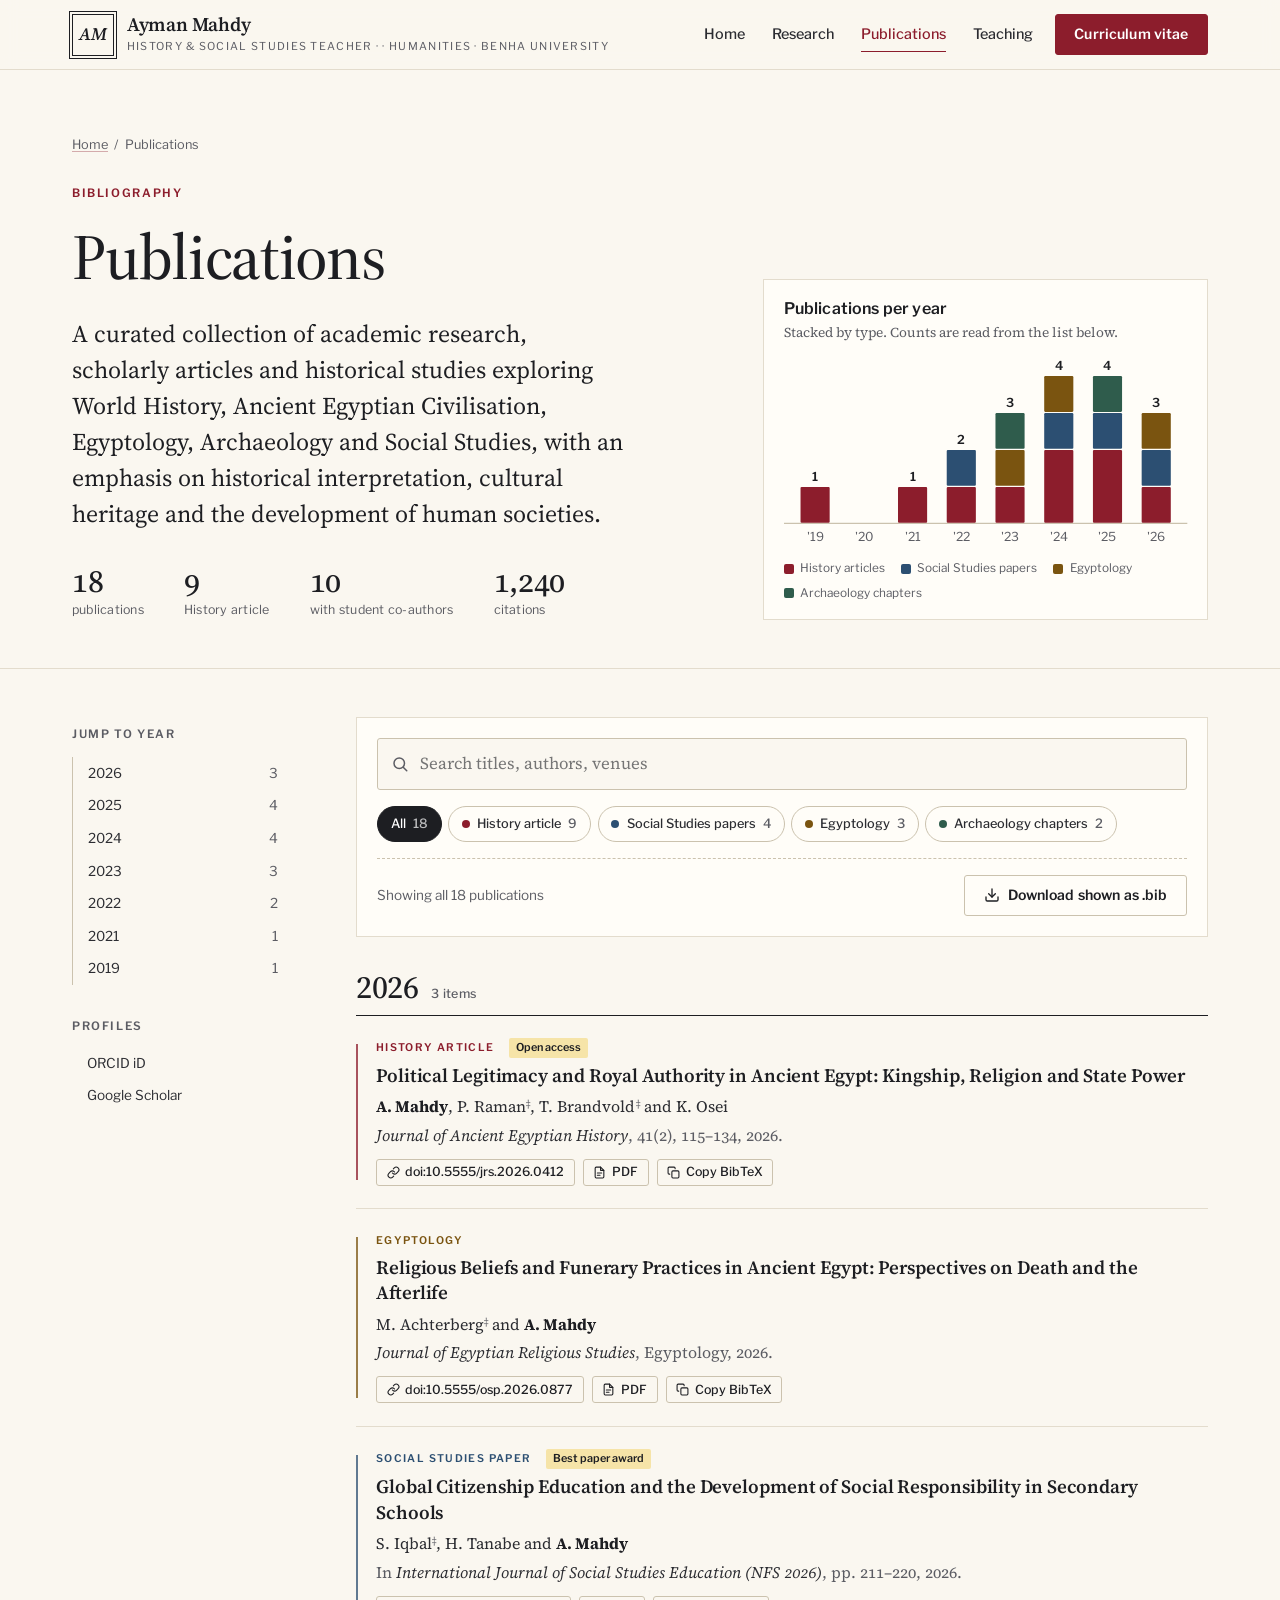
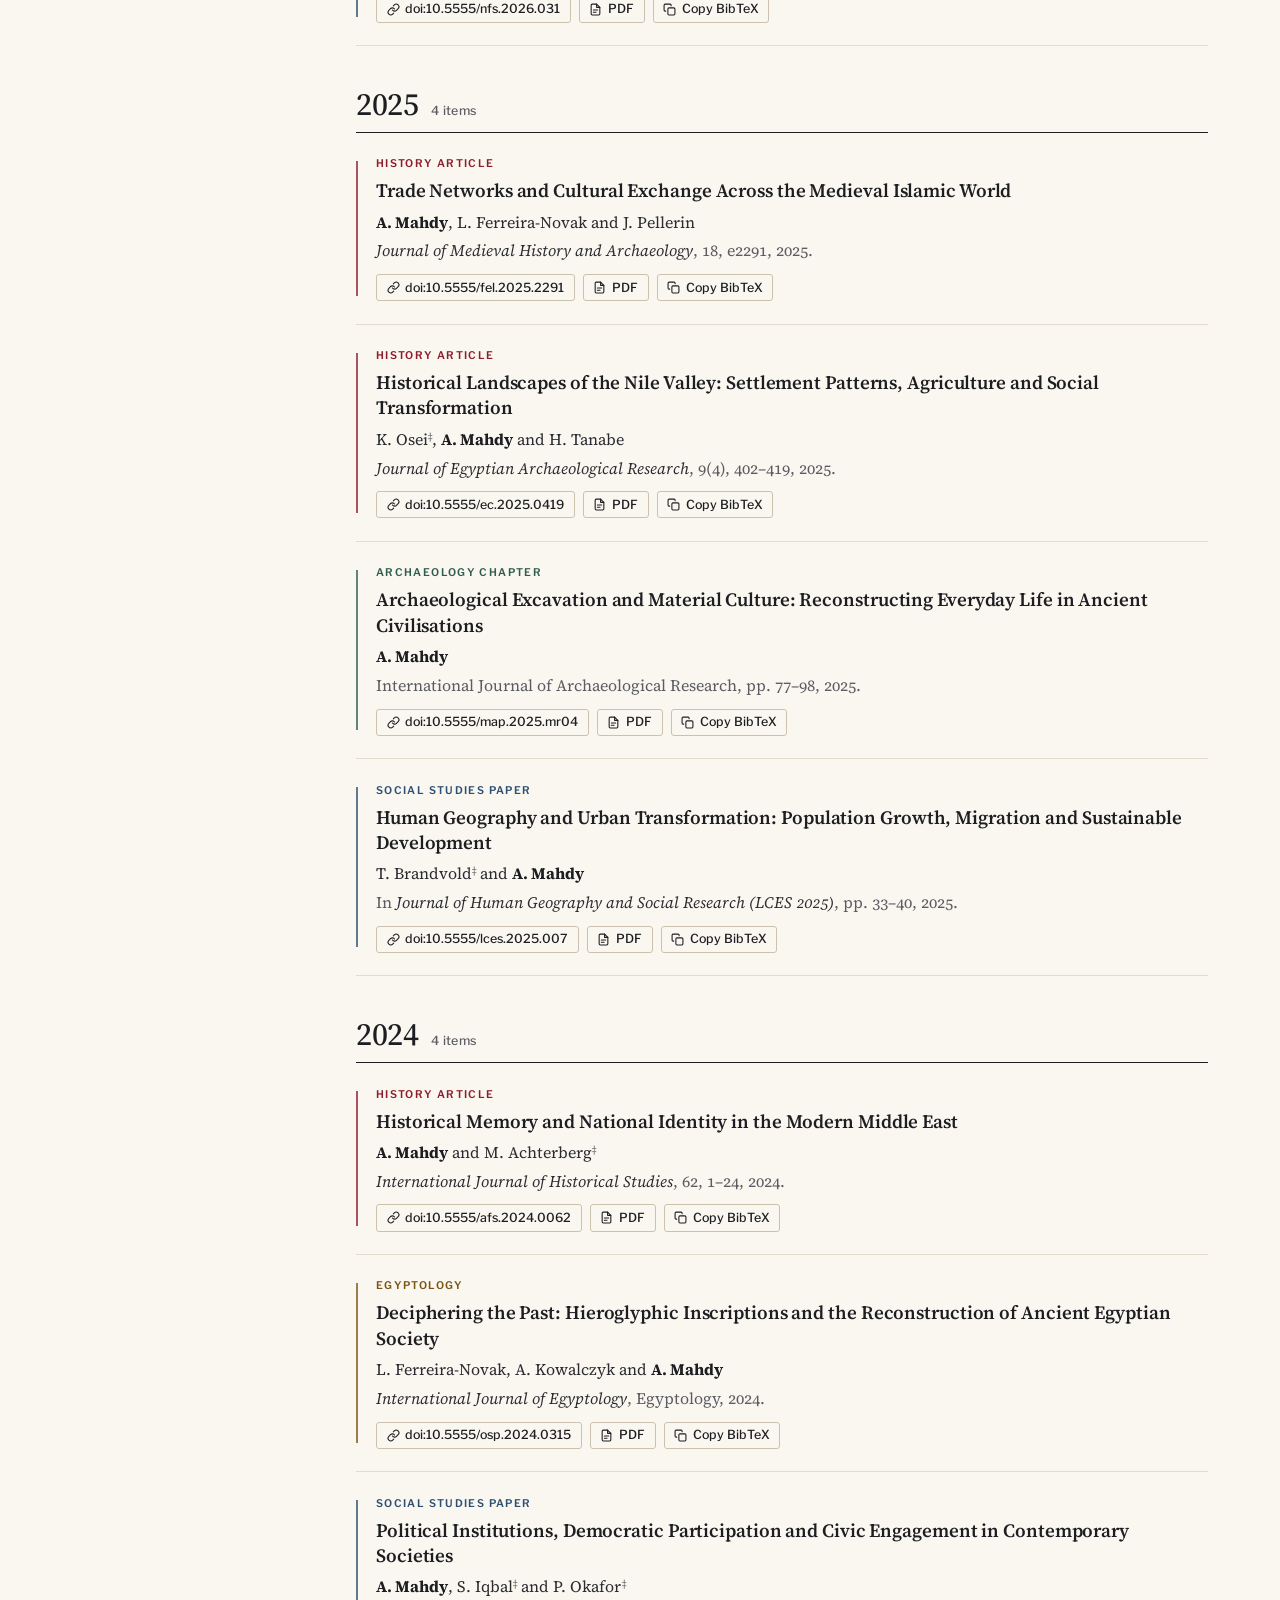
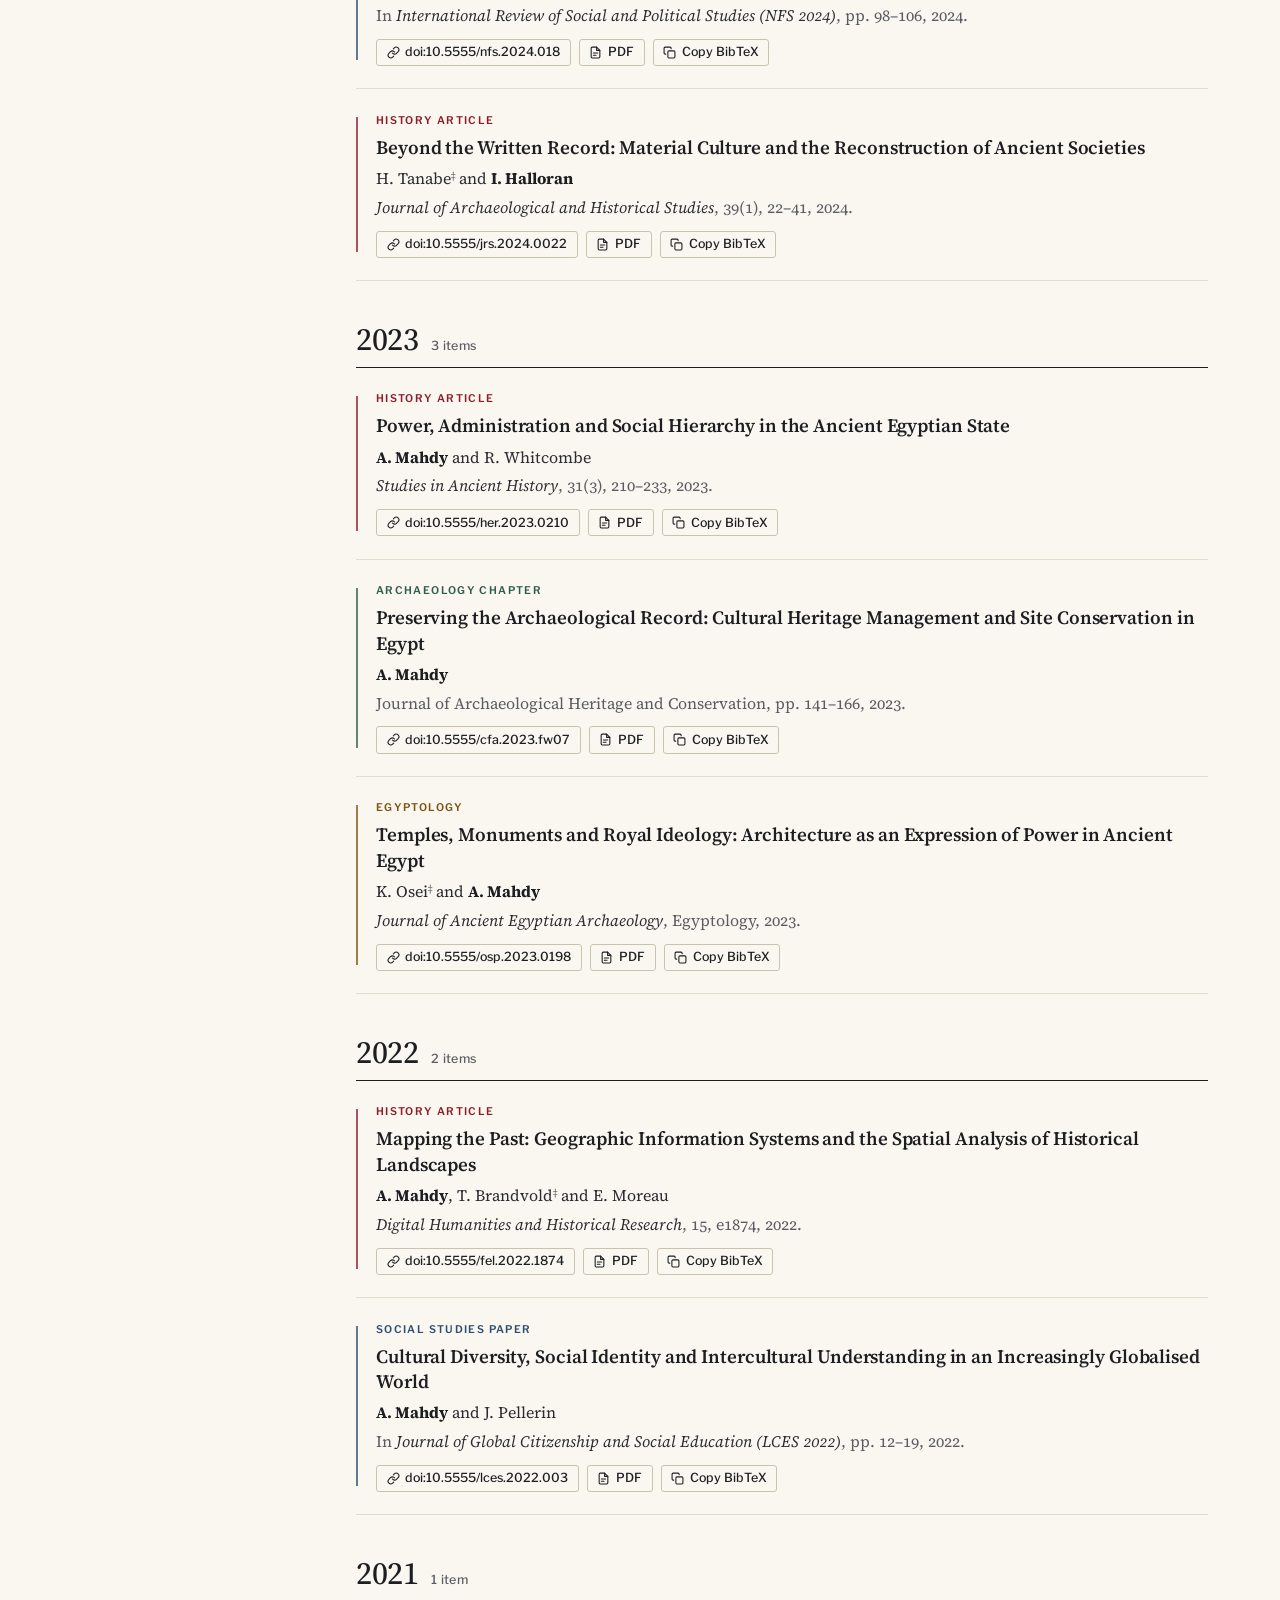
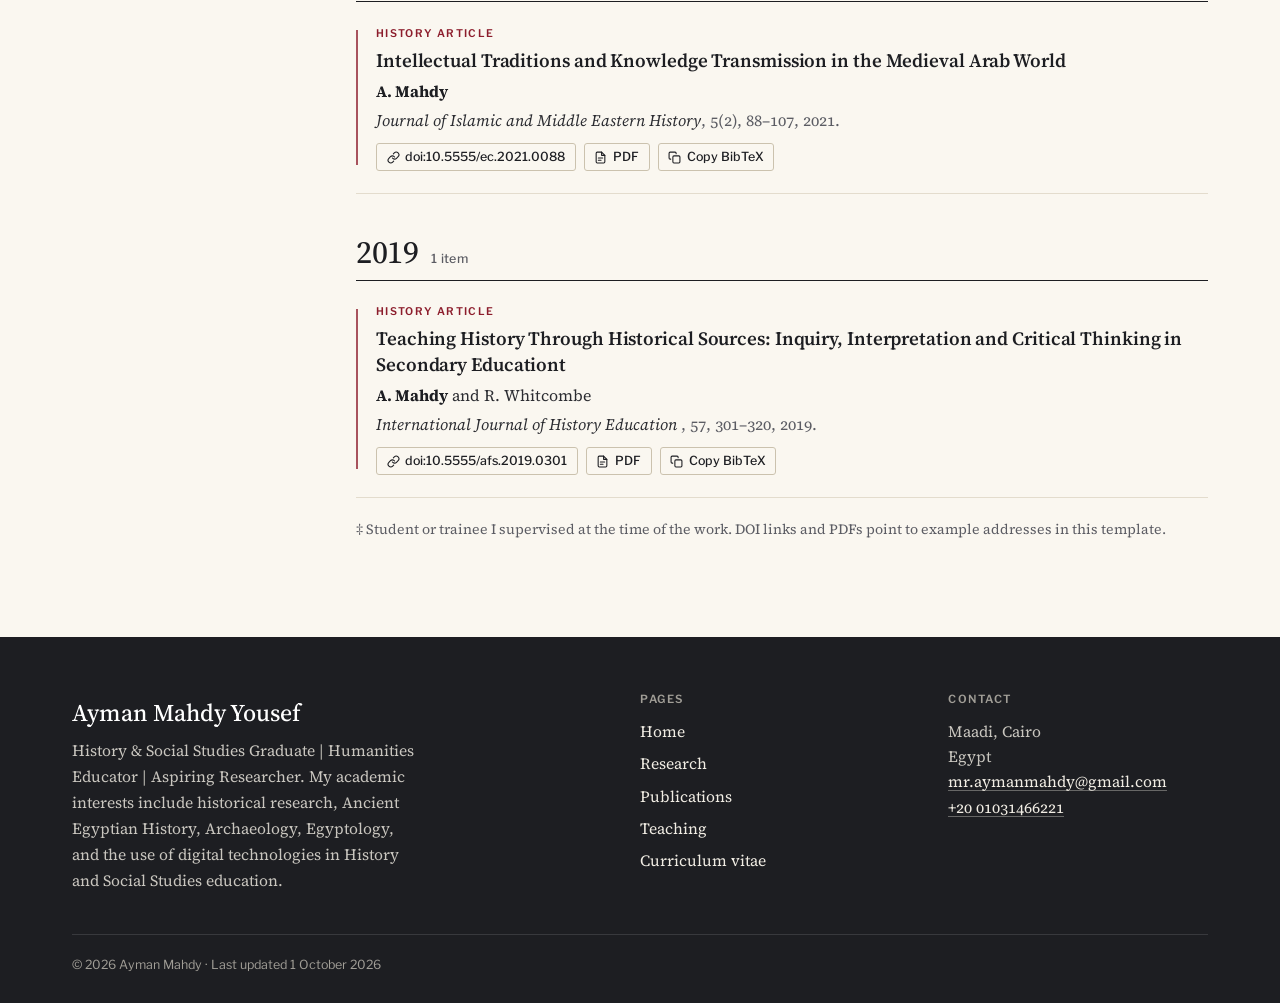
<file: publications.html>
<!DOCTYPE html>
<html lang="en">
<head>
  <script>document.documentElement.classList.add('js')</script>
  <meta charset="utf-8">
  <meta name="viewport" content="width=device-width, initial-scale=1">
  <title>Publications &mdash; Ayman Mahdy</title>
  <meta name="description" content="Full list of publications by Ines Halloran: journal articles, conference papers, preprints and book chapters on river restoration, sediment and low flows, with BibTeX.">
  <link rel="preconnect" href="https://fonts.googleapis.com">
  <link rel="preconnect" href="https://fonts.gstatic.com" crossorigin>
  <link href="https://fonts.googleapis.com/css2?family=Libre+Franklin:wght@400;500;600;700&family=Source+Serif+4:ital,opsz,wght@0,8..60,400;0,8..60,500;0,8..60,600;0,8..60,700;1,8..60,400;1,8..60,500;1,8..60,600&display=swap" rel="stylesheet">

  <link rel="stylesheet" href="css/vendor/bootstrap.min.css">
  <link rel="stylesheet" href="css/style.css">
</head>
<body>
  <a class="skip-link" href="#main">Skip to main content</a>

  <header class="site-header">
    <nav class="navbar navbar-expand-lg" aria-label="Primary">
      <div class="container">
        <a class="wordmark" href="index.html" aria-label="Ines Halloran, home">
          <span class="wordmark-mono" aria-hidden="true">AM</span>
          <span>
            <span class="wordmark-name">Ayman Mahdy</span>
            <span class="wordmark-sub">History & Social Studies Teacher · · Humanities<span class="d-none d-sm-inline"> &middot; Benha University</span></span>
          </span>
        </a>
        <button class="navbar-toggler" type="button" data-bs-toggle="collapse" data-bs-target="#primary-nav" aria-controls="primary-nav" aria-expanded="false" aria-label="Toggle navigation menu">
          <span class="toggler-bar"></span>
          <span class="toggler-bar"></span>
          <span class="toggler-bar"></span>
        </button>
        <div class="collapse navbar-collapse" id="primary-nav">
          <ul class="navbar-nav nav-menu ms-auto align-items-lg-center">
            <li class="nav-item"><a class="nav-link" href="index.html">Home</a></li>
            <li class="nav-item"><a class="nav-link" href="research.html">Research</a></li>
            <li class="nav-item"><a class="nav-link" href="publications.html" aria-current="page">Publications</a></li>
            <li class="nav-item"><a class="nav-link" href="teaching.html">Teaching</a></li>
            <li class="nav-item"><a class="btn-ink nav-cv" href="cv.html">Curriculum vitae</a></li>
          </ul>
        </div>
      </div>
    </nav>
  </header>

  <main id="main">

    <header class="page-head">
      <div class="container">
        <nav class="crumbs" aria-label="Breadcrumb"><a href="index.html">Home</a><span aria-hidden="true">/</span><span aria-current="page">Publications</span></nav>
        <div class="row g-4 g-lg-5 align-items-end">
          <div class="col-lg-7">
            <span class="eyebrow">Bibliography</span>
            <h1>Publications</h1>
            <p class="lede">A curated collection of academic research, scholarly articles and historical studies exploring World History, Ancient Egyptian Civilisation, Egyptology, Archaeology and Social Studies, with an emphasis on historical interpretation, cultural heritage and the development of human societies.</p>
            <div class="stat-line">
              <div><strong data-count="all">18</strong>publications</div>
              <div><strong data-count="journal">9</strong>History article</div>
              <div><strong data-count="students">10</strong>with student co-authors</div>
              <div><strong>1,240</strong>citations</div>
            </div>
          </div>
          <div class="col-lg-5">
            <div class="chart-card js-only" id="pub-chart-card">
              <h2 id="pub-chart-title">Publications per year</h2>
              <p>Stacked by type. Counts are read from the list below.</p>
              <div class="chart" id="pub-chart"></div>
              <ul class="chart-legend" id="pub-chart-legend"></ul>
            </div>
          </div>
        </div>
      </div>
    </header>

    <section class="section pt-5" aria-label="Publication list">
      <div class="container">
        <div class="pubs-layout">
          <aside class="year-nav" aria-labelledby="year-nav-title">
            <div class="year-nav-inner">
              <span class="label" id="year-nav-title">Jump to year</span>
              <ul>
              <li data-year-link="2026"><a href="#y2026">2026 <span class="n">3</span></a></li>
              <li data-year-link="2025"><a href="#y2025">2025 <span class="n">4</span></a></li>
              <li data-year-link="2024"><a href="#y2024">2024 <span class="n">4</span></a></li>
              <li data-year-link="2023"><a href="#y2023">2023 <span class="n">3</span></a></li>
              <li data-year-link="2022"><a href="#y2022">2022 <span class="n">2</span></a></li>
              <li data-year-link="2021"><a href="#y2021">2021 <span class="n">1</span></a></li>
              <li data-year-link="2019"><a href="#y2019">2019 <span class="n">1</span></a></li>
              </ul>
              <div class="mt-4 d-none d-lg-block">
                <span class="label">Profiles</span>
                <ul class="mt-2 plain">
                  <li><a href="https://example.com/orcid">ORCID iD</a></li>
                  <li><a href="https://example.com/scholar">Google Scholar</a></li>
                </ul>
              </div>
            </div>
          </aside>

          <div>
            <div class="pub-tools js-only" role="search">
              <div class="search-field">
                <label class="visually-hidden" for="pub-search">Search publications by title, author, venue or year</label>
                <svg viewBox="0 0 24 24" fill="none" stroke="currentColor" stroke-width="2" stroke-linecap="round" aria-hidden="true"><circle cx="11" cy="11" r="7"/><line x1="21" y1="21" x2="16.65" y2="16.65"/></svg>
                <input type="search" id="pub-search" placeholder="Search titles, authors, venues" autocomplete="off" aria-controls="pub-groups">
              </div>
              <div class="filter-row" role="group" aria-label="Filter by publication type">
                <button type="button" class="chip" data-filter="all" aria-pressed="true">All <span class="n" data-chip-count="all"></span></button>
                <button type="button" class="chip" data-filter="journal" aria-pressed="false"><span class="dot" aria-hidden="true"></span>History article<span class="n" data-chip-count="journal"></span></button>
                <button type="button" class="chip" data-filter="conference" aria-pressed="false"><span class="dot" aria-hidden="true"></span>Social Studies papers <span class="n" data-chip-count="conference"></span></button>
                <button type="button" class="chip" data-filter="preprint" aria-pressed="false"><span class="dot" aria-hidden="true"></span>Egyptology <span class="n" data-chip-count="preprint"></span></button>
                <button type="button" class="chip" data-filter="chapter" aria-pressed="false"><span class="dot" aria-hidden="true"></span>Archaeology  chapters <span class="n" data-chip-count="chapter"></span></button>
              </div>
              <div class="tools-foot">
                <p class="result-count" id="result-count" aria-live="polite">Showing all 18 publications</p>
                <button type="button" class="btn-line" id="bib-download">
                  <svg viewBox="0 0 24 24" fill="none" stroke="currentColor" stroke-width="2" stroke-linecap="round" stroke-linejoin="round" aria-hidden="true"><path d="M21 15v4a2 2 0 0 1-2 2H5a2 2 0 0 1-2-2v-4"/><polyline points="7 10 12 15 17 10"/><line x1="12" y1="15" x2="12" y2="3"/></svg>
                  Download shown as .bib
                </button>
              </div>
            </div>

            <div id="pub-groups">
      <section class="year-group" id="y2026" data-year-group="2026" aria-labelledby="y2026-h">
        <h2 id="y2026-h">2026 <span class="n" data-year-count>3 items</span></h2>
        <ol class="pub-list" reversed>
          <li class="pub" id="halloran2026beaver" data-type="journal" data-year="2026" data-key="halloran2026beaver" data-volume="41" data-number="2" data-pages="115–134">
            <div class="pub-meta"><span class="pub-type">History article</span><span class="pub-flag">Open access</span></div>
            <h3 class="pub-title">Political Legitimacy and Royal Authority in Ancient Egypt: Kingship, Religion and State Power</h3>
            <p class="pub-authors"><strong class="au me">A. Mahdy</strong>, <span class="au">P. Raman</span><sup title="Supervised student">‡</sup>, <span class="au">T. Brandvold</span><sup title="Supervised student">‡</sup> and <span class="au">K. Osei</span></p>
            <p class="pub-venue"><cite>Journal of Ancient Egyptian History</cite>, 41(2), 115–134, 2026.</p>
            <div class="pub-actions">
              <a class="pub-doi" href="https://example.com/doi/10.5555/jrs.2026.0412"><svg viewBox="0 0 24 24" fill="none" stroke="currentColor" stroke-width="2" stroke-linecap="round" stroke-linejoin="round" aria-hidden="true"><path d="M10 13a5 5 0 0 0 7.54.54l3-3a5 5 0 0 0-7.07-7.07l-1.72 1.71"/><path d="M14 11a5 5 0 0 0-7.54-.54l-3 3a5 5 0 0 0 7.07 7.07l1.71-1.71"/></svg>doi:10.5555/jrs.2026.0412</a>
              <a href="https://example.com/papers/halloran2026beaver.pdf"><svg viewBox="0 0 24 24" fill="none" stroke="currentColor" stroke-width="2" stroke-linecap="round" stroke-linejoin="round" aria-hidden="true"><path d="M14 2H6a2 2 0 0 0-2 2v16a2 2 0 0 0 2 2h12a2 2 0 0 0 2-2V8z"/><polyline points="14 2 14 8 20 8"/><line x1="8" y1="13" x2="16" y2="13"/><line x1="8" y1="17" x2="13" y2="17"/></svg>PDF<span class="visually-hidden">: Beaver dam analogues and the timing of summer low flows in upland streams</span></a>
              <button type="button" class="btn-bib"><svg viewBox="0 0 24 24" fill="none" stroke="currentColor" stroke-width="2" stroke-linecap="round" stroke-linejoin="round" aria-hidden="true"><rect x="9" y="9" width="13" height="13" rx="2"/><path d="M5 15H4a2 2 0 0 1-2-2V4a2 2 0 0 1 2-2h9a2 2 0 0 1 2 2v1"/></svg><span class="bib-label">Copy BibTeX</span><span class="visually-hidden"> for “Beaver dam analogues and the timing of summer low flows in upland streams”</span></button>
            </div>
          </li>
          <li class="pub" id="achterberg2026turbidity" data-type="preprint" data-year="2026" data-key="achterberg2026turbidity">
            <div class="pub-meta"><span class="pub-type">Egyptology</span></div>
            <h3 class="pub-title">Religious Beliefs and Funerary Practices in Ancient Egypt: Perspectives on Death and the Afterlife</h3>
            <p class="pub-authors"><span class="au">M. Achterberg</span><sup title="Supervised student">‡</sup> and <strong class="au me">A. Mahdy</strong></p>
            <p class="pub-venue"><cite>Journal of Egyptian Religious Studies</cite>, Egyptology, 2026.</p>
            <div class="pub-actions">
              <a class="pub-doi" href="https://example.com/doi/10.5555/osp.2026.0877"><svg viewBox="0 0 24 24" fill="none" stroke="currentColor" stroke-width="2" stroke-linecap="round" stroke-linejoin="round" aria-hidden="true"><path d="M10 13a5 5 0 0 0 7.54.54l3-3a5 5 0 0 0-7.07-7.07l-1.72 1.71"/><path d="M14 11a5 5 0 0 0-7.54-.54l-3 3a5 5 0 0 0 7.07 7.07l1.71-1.71"/></svg>doi:10.5555/osp.2026.0877</a>
              <a href="https://example.com/papers/achterberg2026turbidity.pdf"><svg viewBox="0 0 24 24" fill="none" stroke="currentColor" stroke-width="2" stroke-linecap="round" stroke-linejoin="round" aria-hidden="true"><path d="M14 2H6a2 2 0 0 0-2 2v16a2 2 0 0 0 2 2h12a2 2 0 0 0 2-2V8z"/><polyline points="14 2 14 8 20 8"/><line x1="8" y1="13" x2="16" y2="13"/><line x1="8" y1="17" x2="13" y2="17"/></svg>PDF<span class="visually-hidden">: A field-tested protocol for low-cost turbidity sensing in small streams</span></a>
              <button type="button" class="btn-bib"><svg viewBox="0 0 24 24" fill="none" stroke="currentColor" stroke-width="2" stroke-linecap="round" stroke-linejoin="round" aria-hidden="true"><rect x="9" y="9" width="13" height="13" rx="2"/><path d="M5 15H4a2 2 0 0 1-2-2V4a2 2 0 0 1 2-2h9a2 2 0 0 1 2 2v1"/></svg><span class="bib-label">Copy BibTeX</span><span class="visually-hidden"> for “A field-tested protocol for low-cost turbidity sensing in small streams”</span></button>
            </div>
          </li>
          <li class="pub" id="iqbal2026readers" data-type="conference" data-year="2026" data-key="iqbal2026readers" data-pages="211–220" data-publisher="Northern Freshwater Society">
            <div class="pub-meta"><span class="pub-type">Social Studies paper</span><span class="pub-flag">Best paper award</span></div>
            <h3 class="pub-title">Global Citizenship Education and the Development of Social Responsibility in Secondary Schools</h3>
            <p class="pub-authors"><span class="au">S. Iqbal</span><sup title="Supervised student">‡</sup>, <span class="au">H. Tanabe</span> and <strong class="au me">A. Mahdy</strong></p>
            <p class="pub-venue">In <cite>International Journal of Social Studies Education (NFS 2026)</cite>, pp. 211–220, 2026.</p>
            <div class="pub-actions">
              <a class="pub-doi" href="https://example.com/doi/10.5555/nfs.2026.031"><svg viewBox="0 0 24 24" fill="none" stroke="currentColor" stroke-width="2" stroke-linecap="round" stroke-linejoin="round" aria-hidden="true"><path d="M10 13a5 5 0 0 0 7.54.54l3-3a5 5 0 0 0-7.07-7.07l-1.72 1.71"/><path d="M14 11a5 5 0 0 0-7.54-.54l-3 3a5 5 0 0 0 7.07 7.07l1.71-1.71"/></svg>doi:10.5555/nfs.2026.031</a>
              <a href="https://example.com/papers/iqbal2026readers.pdf"><svg viewBox="0 0 24 24" fill="none" stroke="currentColor" stroke-width="2" stroke-linecap="round" stroke-linejoin="round" aria-hidden="true"><path d="M14 2H6a2 2 0 0 0-2 2v16a2 2 0 0 0 2 2h12a2 2 0 0 0 2-2V8z"/><polyline points="14 2 14 8 20 8"/><line x1="8" y1="13" x2="16" y2="13"/><line x1="8" y1="17" x2="13" y2="17"/></svg>PDF<span class="visually-hidden">: Who reads the river? Volunteer water monitoring across three catchments</span></a>
              <button type="button" class="btn-bib"><svg viewBox="0 0 24 24" fill="none" stroke="currentColor" stroke-width="2" stroke-linecap="round" stroke-linejoin="round" aria-hidden="true"><rect x="9" y="9" width="13" height="13" rx="2"/><path d="M5 15H4a2 2 0 0 1-2-2V4a2 2 0 0 1 2-2h9a2 2 0 0 1 2 2v1"/></svg><span class="bib-label">Copy BibTeX</span><span class="visually-hidden"> for “Who reads the river? Volunteer water monitoring across three catchments”</span></button>
            </div>
          </li>
        </ol>
      </section>
      <section class="year-group" id="y2025" data-year-group="2025" aria-labelledby="y2025-h">
        <h2 id="y2025-h">2025 <span class="n" data-year-count>4 items</span></h2>
        <ol class="pub-list" reversed>
          <li class="pub" id="halloran2025sediment" data-type="journal" data-year="2025" data-key="halloran2025sediment" data-volume="18" data-pages="e2291">
            <div class="pub-meta"><span class="pub-type">History article</span></div>
            <h3 class="pub-title">Trade Networks and Cultural Exchange Across the Medieval Islamic World</h3>
            <p class="pub-authors"><strong class="au me">A. Mahdy</strong>, <span class="au">L. Ferreira-Novak</span> and <span class="au">J. Pellerin</span></p>
            <p class="pub-venue"><cite>Journal of Medieval History and Archaeology</cite>, 18, e2291, 2025.</p>
            <div class="pub-actions">
              <a class="pub-doi" href="https://example.com/doi/10.5555/fel.2025.2291"><svg viewBox="0 0 24 24" fill="none" stroke="currentColor" stroke-width="2" stroke-linecap="round" stroke-linejoin="round" aria-hidden="true"><path d="M10 13a5 5 0 0 0 7.54.54l3-3a5 5 0 0 0-7.07-7.07l-1.72 1.71"/><path d="M14 11a5 5 0 0 0-7.54-.54l-3 3a5 5 0 0 0 7.07 7.07l1.71-1.71"/></svg>doi:10.5555/fel.2025.2291</a>
              <a href="https://example.com/papers/halloran2025sediment.pdf"><svg viewBox="0 0 24 24" fill="none" stroke="currentColor" stroke-width="2" stroke-linecap="round" stroke-linejoin="round" aria-hidden="true"><path d="M14 2H6a2 2 0 0 0-2 2v16a2 2 0 0 0 2 2h12a2 2 0 0 0 2-2V8z"/><polyline points="14 2 14 8 20 8"/><line x1="8" y1="13" x2="16" y2="13"/><line x1="8" y1="17" x2="13" y2="17"/></svg>PDF<span class="visually-hidden">: Sediment pulses after small-dam removal: a five-year record from the Aldwater catchment</span></a>
              <button type="button" class="btn-bib"><svg viewBox="0 0 24 24" fill="none" stroke="currentColor" stroke-width="2" stroke-linecap="round" stroke-linejoin="round" aria-hidden="true"><rect x="9" y="9" width="13" height="13" rx="2"/><path d="M5 15H4a2 2 0 0 1-2-2V4a2 2 0 0 1 2-2h9a2 2 0 0 1 2 2v1"/></svg><span class="bib-label">Copy BibTeX</span><span class="visually-hidden"> for “Sediment pulses after small-dam removal: a five-year record from the Aldwater catchment”</span></button>
            </div>
          </li>
          <li class="pub" id="osei2025shading" data-type="journal" data-year="2025" data-key="osei2025shading" data-volume="9" data-number="4" data-pages="402–419">
            <div class="pub-meta"><span class="pub-type">History article</span></div>
            <h3 class="pub-title">Historical Landscapes of the Nile Valley: Settlement Patterns, Agriculture and Social Transformation</h3>
            <p class="pub-authors"><span class="au">K. Osei</span><sup title="Supervised student">‡</sup>, <strong class="au me">A. Mahdy</strong> and <span class="au">H. Tanabe</span></p>
            <p class="pub-venue"><cite>Journal of Egyptian Archaeological Research</cite>, 9(4), 402–419, 2025.</p>
            <div class="pub-actions">
              <a class="pub-doi" href="https://example.com/doi/10.5555/ec.2025.0419"><svg viewBox="0 0 24 24" fill="none" stroke="currentColor" stroke-width="2" stroke-linecap="round" stroke-linejoin="round" aria-hidden="true"><path d="M10 13a5 5 0 0 0 7.54.54l3-3a5 5 0 0 0-7.07-7.07l-1.72 1.71"/><path d="M14 11a5 5 0 0 0-7.54-.54l-3 3a5 5 0 0 0 7.07 7.07l1.71-1.71"/></svg>doi:10.5555/ec.2025.0419</a>
              <a href="https://example.com/papers/osei2025shading.pdf"><svg viewBox="0 0 24 24" fill="none" stroke="currentColor" stroke-width="2" stroke-linecap="round" stroke-linejoin="round" aria-hidden="true"><path d="M14 2H6a2 2 0 0 0-2 2v16a2 2 0 0 0 2 2h12a2 2 0 0 0 2-2V8z"/><polyline points="14 2 14 8 20 8"/><line x1="8" y1="13" x2="16" y2="13"/><line x1="8" y1="17" x2="13" y2="17"/></svg>PDF<span class="visually-hidden">: Riparian shading and stream temperature during summer heatwaves</span></a>
              <button type="button" class="btn-bib"><svg viewBox="0 0 24 24" fill="none" stroke="currentColor" stroke-width="2" stroke-linecap="round" stroke-linejoin="round" aria-hidden="true"><rect x="9" y="9" width="13" height="13" rx="2"/><path d="M5 15H4a2 2 0 0 1-2-2V4a2 2 0 0 1 2-2h9a2 2 0 0 1 2 2v1"/></svg><span class="bib-label">Copy BibTeX</span><span class="visually-hidden"> for “Riparian shading and stream temperature during summer heatwaves”</span></button>
            </div>
          </li>
          <li class="pub" id="halloran2025listening" data-type="chapter" data-year="2025" data-key="halloran2025listening" data-pages="77–98" data-publisher="Meridian Academic Press" data-editors="R. Whitcombe and E. Moreau">
            <div class="pub-meta"><span class="pub-type">Archaeology  chapter</span></div>
            <h3 class="pub-title">Archaeological Excavation and Material Culture: Reconstructing Everyday Life in Ancient Civilisations</h3>
            <p class="pub-authors"><strong class="au me">A. Mahdy</strong></p>
            <p class="pub-venue">International Journal of Archaeological Research, pp. 77–98, 2025.</p>
            <div class="pub-actions">
              <a class="pub-doi" href="https://example.com/doi/10.5555/map.2025.mr04"><svg viewBox="0 0 24 24" fill="none" stroke="currentColor" stroke-width="2" stroke-linecap="round" stroke-linejoin="round" aria-hidden="true"><path d="M10 13a5 5 0 0 0 7.54.54l3-3a5 5 0 0 0-7.07-7.07l-1.72 1.71"/><path d="M14 11a5 5 0 0 0-7.54-.54l-3 3a5 5 0 0 0 7.07 7.07l1.71-1.71"/></svg>doi:10.5555/map.2025.mr04</a>
              <a href="https://example.com/papers/halloran2025listening.pdf"><svg viewBox="0 0 24 24" fill="none" stroke="currentColor" stroke-width="2" stroke-linecap="round" stroke-linejoin="round" aria-hidden="true"><path d="M14 2H6a2 2 0 0 0-2 2v16a2 2 0 0 0 2 2h12a2 2 0 0 0 2-2V8z"/><polyline points="14 2 14 8 20 8"/><line x1="8" y1="13" x2="16" y2="13"/><line x1="8" y1="17" x2="13" y2="17"/></svg>PDF<span class="visually-hidden">: Listening to small rivers: monitoring as a restoration practice</span></a>
              <button type="button" class="btn-bib"><svg viewBox="0 0 24 24" fill="none" stroke="currentColor" stroke-width="2" stroke-linecap="round" stroke-linejoin="round" aria-hidden="true"><rect x="9" y="9" width="13" height="13" rx="2"/><path d="M5 15H4a2 2 0 0 1-2-2V4a2 2 0 0 1 2-2h9a2 2 0 0 1 2 2v1"/></svg><span class="bib-label">Copy BibTeX</span><span class="visually-hidden"> for “Listening to small rivers: monitoring as a restoration practice”</span></button>
            </div>
          </li>
          <li class="pub" id="brandvold2025loggers" data-type="conference" data-year="2025" data-key="brandvold2025loggers" data-pages="33–40" data-publisher="Low-Cost Sensing Network">
            <div class="pub-meta"><span class="pub-type">Social Studies paper</span></div>
            <h3 class="pub-title">Human Geography and Urban Transformation: Population Growth, Migration and Sustainable Development</h3>
            <p class="pub-authors"><span class="au">T. Brandvold</span><sup title="Supervised student">‡</sup> and <strong class="au me">A. Mahdy</strong></p>
            <p class="pub-venue">In <cite>Journal of Human Geography and Social Research (LCES 2025)</cite>, pp. 33–40, 2025.</p>
            <div class="pub-actions">
              <a class="pub-doi" href="https://example.com/doi/10.5555/lces.2025.007"><svg viewBox="0 0 24 24" fill="none" stroke="currentColor" stroke-width="2" stroke-linecap="round" stroke-linejoin="round" aria-hidden="true"><path d="M10 13a5 5 0 0 0 7.54.54l3-3a5 5 0 0 0-7.07-7.07l-1.72 1.71"/><path d="M14 11a5 5 0 0 0-7.54-.54l-3 3a5 5 0 0 0 7.07 7.07l1.71-1.71"/></svg>doi:10.5555/lces.2025.007</a>
              <a href="https://example.com/papers/brandvold2025loggers.pdf"><svg viewBox="0 0 24 24" fill="none" stroke="currentColor" stroke-width="2" stroke-linecap="round" stroke-linejoin="round" aria-hidden="true"><path d="M14 2H6a2 2 0 0 0-2 2v16a2 2 0 0 0 2 2h12a2 2 0 0 0 2-2V8z"/><polyline points="14 2 14 8 20 8"/><line x1="8" y1="13" x2="16" y2="13"/><line x1="8" y1="17" x2="13" y2="17"/></svg>PDF<span class="visually-hidden">: Open hardware loggers for remote stream gauging</span></a>
              <button type="button" class="btn-bib"><svg viewBox="0 0 24 24" fill="none" stroke="currentColor" stroke-width="2" stroke-linecap="round" stroke-linejoin="round" aria-hidden="true"><rect x="9" y="9" width="13" height="13" rx="2"/><path d="M5 15H4a2 2 0 0 1-2-2V4a2 2 0 0 1 2-2h9a2 2 0 0 1 2 2v1"/></svg><span class="bib-label">Copy BibTeX</span><span class="visually-hidden"> for “Open hardware loggers for remote stream gauging”</span></button>
            </div>
          </li>
        </ol>
      </section>
      <section class="year-group" id="y2024" data-year-group="2024" aria-labelledby="y2024-h">
        <h2 id="y2024-h">2024 <span class="n" data-year-count>4 items</span></h2>
        <ol class="pub-list" reversed>
          <li class="pub" id="halloran2024macro" data-type="journal" data-year="2024" data-key="halloran2024macro" data-volume="62" data-pages="1–24">
            <div class="pub-meta"><span class="pub-type">History article</span></div>
            <h3 class="pub-title">Historical Memory and National Identity in the Modern Middle East</h3>
            <p class="pub-authors"><strong class="au me">A. Mahdy</strong> and <span class="au">M. Achterberg</span><sup title="Supervised student">‡</sup></p>
            <p class="pub-venue"><cite>International Journal of Historical Studies</cite>, 62, 1–24, 2024.</p>
            <div class="pub-actions">
              <a class="pub-doi" href="https://example.com/doi/10.5555/afs.2024.0062"><svg viewBox="0 0 24 24" fill="none" stroke="currentColor" stroke-width="2" stroke-linecap="round" stroke-linejoin="round" aria-hidden="true"><path d="M10 13a5 5 0 0 0 7.54.54l3-3a5 5 0 0 0-7.07-7.07l-1.72 1.71"/><path d="M14 11a5 5 0 0 0-7.54-.54l-3 3a5 5 0 0 0 7.07 7.07l1.71-1.71"/></svg>doi:10.5555/afs.2024.0062</a>
              <a href="https://example.com/papers/halloran2024macro.pdf"><svg viewBox="0 0 24 24" fill="none" stroke="currentColor" stroke-width="2" stroke-linecap="round" stroke-linejoin="round" aria-hidden="true"><path d="M14 2H6a2 2 0 0 0-2 2v16a2 2 0 0 0 2 2h12a2 2 0 0 0 2-2V8z"/><polyline points="14 2 14 8 20 8"/><line x1="8" y1="13" x2="16" y2="13"/><line x1="8" y1="17" x2="13" y2="17"/></svg>PDF<span class="visually-hidden">: Macroinvertebrate recovery after river restoration: a meta-analysis of 112 projects</span></a>
              <button type="button" class="btn-bib"><svg viewBox="0 0 24 24" fill="none" stroke="currentColor" stroke-width="2" stroke-linecap="round" stroke-linejoin="round" aria-hidden="true"><rect x="9" y="9" width="13" height="13" rx="2"/><path d="M5 15H4a2 2 0 0 1-2-2V4a2 2 0 0 1 2-2h9a2 2 0 0 1 2 2v1"/></svg><span class="bib-label">Copy BibTeX</span><span class="visually-hidden"> for “Macroinvertebrate recovery after river restoration: a meta-analysis of 112 projects”</span></button>
            </div>
          </li>
          <li class="pub" id="ferreira2024weirs" data-type="preprint" data-year="2024" data-key="ferreira2024weirs">
            <div class="pub-meta"><span class="pub-type">Egyptology</span></div>
            <h3 class="pub-title">Deciphering the Past: Hieroglyphic Inscriptions and the Reconstruction of Ancient Egyptian Society</h3>
            <p class="pub-authors"><span class="au">L. Ferreira-Novak</span>, <span class="au">A. Kowalczyk</span> and <strong class="au me">A. Mahdy</strong></p>
            <p class="pub-venue"><cite>International Journal of Egyptology</cite>, Egyptology, 2024.</p>
            <div class="pub-actions">
              <a class="pub-doi" href="https://example.com/doi/10.5555/osp.2024.0315"><svg viewBox="0 0 24 24" fill="none" stroke="currentColor" stroke-width="2" stroke-linecap="round" stroke-linejoin="round" aria-hidden="true"><path d="M10 13a5 5 0 0 0 7.54.54l3-3a5 5 0 0 0-7.07-7.07l-1.72 1.71"/><path d="M14 11a5 5 0 0 0-7.54-.54l-3 3a5 5 0 0 0 7.07 7.07l1.71-1.71"/></svg>doi:10.5555/osp.2024.0315</a>
              <a href="https://example.com/papers/ferreira2024weirs.pdf"><svg viewBox="0 0 24 24" fill="none" stroke="currentColor" stroke-width="2" stroke-linecap="round" stroke-linejoin="round" aria-hidden="true"><path d="M14 2H6a2 2 0 0 0-2 2v16a2 2 0 0 0 2 2h12a2 2 0 0 0 2-2V8z"/><polyline points="14 2 14 8 20 8"/><line x1="8" y1="13" x2="16" y2="13"/><line x1="8" y1="17" x2="13" y2="17"/></svg>PDF<span class="visually-hidden">: Mapping legacy weirs from historic survey sheets with a semi-automated workflow</span></a>
              <button type="button" class="btn-bib"><svg viewBox="0 0 24 24" fill="none" stroke="currentColor" stroke-width="2" stroke-linecap="round" stroke-linejoin="round" aria-hidden="true"><rect x="9" y="9" width="13" height="13" rx="2"/><path d="M5 15H4a2 2 0 0 1-2-2V4a2 2 0 0 1 2-2h9a2 2 0 0 1 2 2v1"/></svg><span class="bib-label">Copy BibTeX</span><span class="visually-hidden"> for “Mapping legacy weirs from historic survey sheets with a semi-automated workflow”</span></button>
            </div>
          </li>
          <li class="pub" id="halloran2024schedules" data-type="conference" data-year="2024" data-key="halloran2024schedules" data-pages="98–106" data-publisher="Northern Freshwater Society">
            <div class="pub-meta"><span class="pub-type">Social Studies paper</span></div>
            <h3 class="pub-title">Political Institutions, Democratic Participation and Civic Engagement in Contemporary Societies</h3>
            <p class="pub-authors"><strong class="au me">A. Mahdy</strong>, <span class="au">S. Iqbal</span><sup title="Supervised student">‡</sup> and <span class="au">P. Okafor</span><sup title="Supervised student">‡</sup></p>
            <p class="pub-venue">In <cite>International Review of Social and Political Studies (NFS 2024)</cite>, pp. 98–106, 2024.</p>
            <div class="pub-actions">
              <a class="pub-doi" href="https://example.com/doi/10.5555/nfs.2024.018"><svg viewBox="0 0 24 24" fill="none" stroke="currentColor" stroke-width="2" stroke-linecap="round" stroke-linejoin="round" aria-hidden="true"><path d="M10 13a5 5 0 0 0 7.54.54l3-3a5 5 0 0 0-7.07-7.07l-1.72 1.71"/><path d="M14 11a5 5 0 0 0-7.54-.54l-3 3a5 5 0 0 0 7.07 7.07l1.71-1.71"/></svg>doi:10.5555/nfs.2024.018</a>
              <a href="https://example.com/papers/halloran2024schedules.pdf"><svg viewBox="0 0 24 24" fill="none" stroke="currentColor" stroke-width="2" stroke-linecap="round" stroke-linejoin="round" aria-hidden="true"><path d="M14 2H6a2 2 0 0 0-2 2v16a2 2 0 0 0 2 2h12a2 2 0 0 0 2-2V8z"/><polyline points="14 2 14 8 20 8"/><line x1="8" y1="13" x2="16" y2="13"/><line x1="8" y1="17" x2="13" y2="17"/></svg>PDF<span class="visually-hidden">: Designing volunteer sampling schedules that catch storm events</span></a>
              <button type="button" class="btn-bib"><svg viewBox="0 0 24 24" fill="none" stroke="currentColor" stroke-width="2" stroke-linecap="round" stroke-linejoin="round" aria-hidden="true"><rect x="9" y="9" width="13" height="13" rx="2"/><path d="M5 15H4a2 2 0 0 1-2-2V4a2 2 0 0 1 2-2h9a2 2 0 0 1 2 2v1"/></svg><span class="bib-label">Copy BibTeX</span><span class="visually-hidden"> for “Designing volunteer sampling schedules that catch storm events”</span></button>
            </div>
          </li>
          <li class="pub" id="tanabe2024refuge" data-type="journal" data-year="2024" data-key="tanabe2024refuge" data-volume="39" data-number="1" data-pages="22–41">
            <div class="pub-meta"><span class="pub-type">History article</span></div>
            <h3 class="pub-title">Beyond the Written Record: Material Culture and the Reconstruction of Ancient Societies</h3>
            <p class="pub-authors"><span class="au">H. Tanabe</span><sup title="Supervised student">‡</sup> and <strong class="au me">I. Halloran</strong></p>
            <p class="pub-venue"><cite>Journal of Archaeological and Historical Studies</cite>, 39(1), 22–41, 2024.</p>
            <div class="pub-actions">
              <a class="pub-doi" href="https://example.com/doi/10.5555/jrs.2024.0022"><svg viewBox="0 0 24 24" fill="none" stroke="currentColor" stroke-width="2" stroke-linecap="round" stroke-linejoin="round" aria-hidden="true"><path d="M10 13a5 5 0 0 0 7.54.54l3-3a5 5 0 0 0-7.07-7.07l-1.72 1.71"/><path d="M14 11a5 5 0 0 0-7.54-.54l-3 3a5 5 0 0 0 7.07 7.07l1.71-1.71"/></svg>doi:10.5555/jrs.2024.0022</a>
              <a href="https://example.com/papers/tanabe2024refuge.pdf"><svg viewBox="0 0 24 24" fill="none" stroke="currentColor" stroke-width="2" stroke-linecap="round" stroke-linejoin="round" aria-hidden="true"><path d="M14 2H6a2 2 0 0 0-2 2v16a2 2 0 0 0 2 2h12a2 2 0 0 0 2-2V8z"/><polyline points="14 2 14 8 20 8"/><line x1="8" y1="13" x2="16" y2="13"/><line x1="8" y1="17" x2="13" y2="17"/></svg>PDF<span class="visually-hidden">: Groundwater seepage as a thermal refuge in chalk streams</span></a>
              <button type="button" class="btn-bib"><svg viewBox="0 0 24 24" fill="none" stroke="currentColor" stroke-width="2" stroke-linecap="round" stroke-linejoin="round" aria-hidden="true"><rect x="9" y="9" width="13" height="13" rx="2"/><path d="M5 15H4a2 2 0 0 1-2-2V4a2 2 0 0 1 2-2h9a2 2 0 0 1 2 2v1"/></svg><span class="bib-label">Copy BibTeX</span><span class="visually-hidden"> for “Groundwater seepage as a thermal refuge in chalk streams”</span></button>
            </div>
          </li>
        </ol>
      </section>
      <section class="year-group" id="y2023" data-year-group="2023" aria-labelledby="y2023-h">
        <h2 id="y2023-h">2023 <span class="n" data-year-count>3 items</span></h2>
        <ol class="pub-list" reversed>
          <li class="pub" id="halloran2023afterlife" data-type="journal" data-year="2023" data-key="halloran2023afterlife" data-volume="31" data-number="3" data-pages="210–233">
            <div class="pub-meta"><span class="pub-type">History article</span></div>
            <h3 class="pub-title">Power, Administration and Social Hierarchy in the Ancient Egyptian State</h3>
            <p class="pub-authors"><strong class="au me">A. Mahdy</strong> and <span class="au">R. Whitcombe</span></p>
            <p class="pub-venue"><cite>Studies in Ancient History</cite>, 31(3), 210–233, 2023.</p>
            <div class="pub-actions">
              <a class="pub-doi" href="https://example.com/doi/10.5555/her.2023.0210"><svg viewBox="0 0 24 24" fill="none" stroke="currentColor" stroke-width="2" stroke-linecap="round" stroke-linejoin="round" aria-hidden="true"><path d="M10 13a5 5 0 0 0 7.54.54l3-3a5 5 0 0 0-7.07-7.07l-1.72 1.71"/><path d="M14 11a5 5 0 0 0-7.54-.54l-3 3a5 5 0 0 0 7.07 7.07l1.71-1.71"/></svg>doi:10.5555/her.2023.0210</a>
              <a href="https://example.com/papers/halloran2023afterlife.pdf"><svg viewBox="0 0 24 24" fill="none" stroke="currentColor" stroke-width="2" stroke-linecap="round" stroke-linejoin="round" aria-hidden="true"><path d="M14 2H6a2 2 0 0 0-2 2v16a2 2 0 0 0 2 2h12a2 2 0 0 0 2-2V8z"/><polyline points="14 2 14 8 20 8"/><line x1="8" y1="13" x2="16" y2="13"/><line x1="8" y1="17" x2="13" y2="17"/></svg>PDF<span class="visually-hidden">: The afterlife of a weir: channel adjustment in the decade after removal</span></a>
              <button type="button" class="btn-bib"><svg viewBox="0 0 24 24" fill="none" stroke="currentColor" stroke-width="2" stroke-linecap="round" stroke-linejoin="round" aria-hidden="true"><rect x="9" y="9" width="13" height="13" rx="2"/><path d="M5 15H4a2 2 0 0 1-2-2V4a2 2 0 0 1 2-2h9a2 2 0 0 1 2 2v1"/></svg><span class="bib-label">Copy BibTeX</span><span class="visually-hidden"> for “The afterlife of a weir: channel adjustment in the decade after removal”</span></button>
            </div>
          </li>
          <li class="pub" id="halloran2023barriers" data-type="chapter" data-year="2023" data-key="halloran2023barriers" data-pages="141–166" data-publisher="Calder &amp; Finch Academic" data-editors="D. Sørlie">
            <div class="pub-meta"><span class="pub-type">Archaeology  chapter</span></div>
            <h3 class="pub-title">Preserving the Archaeological Record: Cultural Heritage Management and Site Conservation in Egypt</h3>
            <p class="pub-authors"><strong class="au me">A. Mahdy</strong></p>
            <p class="pub-venue">Journal of Archaeological Heritage and Conservation, pp. 141–166, 2023.</p>
            <div class="pub-actions">
              <a class="pub-doi" href="https://example.com/doi/10.5555/cfa.2023.fw07"><svg viewBox="0 0 24 24" fill="none" stroke="currentColor" stroke-width="2" stroke-linecap="round" stroke-linejoin="round" aria-hidden="true"><path d="M10 13a5 5 0 0 0 7.54.54l3-3a5 5 0 0 0-7.07-7.07l-1.72 1.71"/><path d="M14 11a5 5 0 0 0-7.54-.54l-3 3a5 5 0 0 0 7.07 7.07l1.71-1.71"/></svg>doi:10.5555/cfa.2023.fw07</a>
              <a href="https://example.com/papers/halloran2023barriers.pdf"><svg viewBox="0 0 24 24" fill="none" stroke="currentColor" stroke-width="2" stroke-linecap="round" stroke-linejoin="round" aria-hidden="true"><path d="M14 2H6a2 2 0 0 0-2 2v16a2 2 0 0 0 2 2h12a2 2 0 0 0 2-2V8z"/><polyline points="14 2 14 8 20 8"/><line x1="8" y1="13" x2="16" y2="13"/><line x1="8" y1="17" x2="13" y2="17"/></svg>PDF<span class="visually-hidden">: Small barriers, large effects: a review of low-head structures in upland rivers</span></a>
              <button type="button" class="btn-bib"><svg viewBox="0 0 24 24" fill="none" stroke="currentColor" stroke-width="2" stroke-linecap="round" stroke-linejoin="round" aria-hidden="true"><rect x="9" y="9" width="13" height="13" rx="2"/><path d="M5 15H4a2 2 0 0 1-2-2V4a2 2 0 0 1 2-2h9a2 2 0 0 1 2 2v1"/></svg><span class="bib-label">Copy BibTeX</span><span class="visually-hidden"> for “Small barriers, large effects: a review of low-head structures in upland rivers”</span></button>
            </div>
          </li>
          <li class="pub" id="osei2023averaging" data-type="preprint" data-year="2023" data-key="osei2023averaging">
            <div class="pub-meta"><span class="pub-type">Egyptology</span></div>
            <h3 class="pub-title">Temples, Monuments and Royal Ideology: Architecture as an Expression of Power in Ancient Egypt</h3>
            <p class="pub-authors"><span class="au">K. Osei</span><sup title="Supervised student">‡</sup> and <strong class="au me">A. Mahdy</strong></p>
            <p class="pub-venue"><cite>Journal of Ancient Egyptian Archaeology</cite>, Egyptology, 2023.</p>
            <div class="pub-actions">
              <a class="pub-doi" href="https://example.com/doi/10.5555/osp.2023.0198"><svg viewBox="0 0 24 24" fill="none" stroke="currentColor" stroke-width="2" stroke-linecap="round" stroke-linejoin="round" aria-hidden="true"><path d="M10 13a5 5 0 0 0 7.54.54l3-3a5 5 0 0 0-7.07-7.07l-1.72 1.71"/><path d="M14 11a5 5 0 0 0-7.54-.54l-3 3a5 5 0 0 0 7.07 7.07l1.71-1.71"/></svg>doi:10.5555/osp.2023.0198</a>
              <a href="https://example.com/papers/osei2023averaging.pdf"><svg viewBox="0 0 24 24" fill="none" stroke="currentColor" stroke-width="2" stroke-linecap="round" stroke-linejoin="round" aria-hidden="true"><path d="M14 2H6a2 2 0 0 0-2 2v16a2 2 0 0 0 2 2h12a2 2 0 0 0 2-2V8z"/><polyline points="14 2 14 8 20 8"/><line x1="8" y1="13" x2="16" y2="13"/><line x1="8" y1="17" x2="13" y2="17"/></svg>PDF<span class="visually-hidden">: What we lose by averaging: stream temperature at fifteen-minute resolution</span></a>
              <button type="button" class="btn-bib"><svg viewBox="0 0 24 24" fill="none" stroke="currentColor" stroke-width="2" stroke-linecap="round" stroke-linejoin="round" aria-hidden="true"><rect x="9" y="9" width="13" height="13" rx="2"/><path d="M5 15H4a2 2 0 0 1-2-2V4a2 2 0 0 1 2-2h9a2 2 0 0 1 2 2v1"/></svg><span class="bib-label">Copy BibTeX</span><span class="visually-hidden"> for “What we lose by averaging: stream temperature at fifteen-minute resolution”</span></button>
            </div>
          </li>
        </ol>
      </section>
      <section class="year-group" id="y2022" data-year-group="2022" aria-labelledby="y2022-h">
        <h2 id="y2022-h">2022 <span class="n" data-year-count>2 items</span></h2>
        <ol class="pub-list" reversed>
          <li class="pub" id="halloran2022redds" data-type="journal" data-year="2022" data-key="halloran2022redds" data-volume="15" data-pages="e1874">
            <div class="pub-meta"><span class="pub-type">History article</span></div>
            <h3 class="pub-title">Mapping the Past: Geographic Information Systems and the Spatial Analysis of Historical Landscapes</h3>
            <p class="pub-authors"><strong class="au me">A. Mahdy</strong>, <span class="au">T. Brandvold</span><sup title="Supervised student">‡</sup> and <span class="au">E. Moreau</span></p>
            <p class="pub-venue"><cite>Digital Humanities and Historical Research</cite>, 15, e1874, 2022.</p>
            <div class="pub-actions">
              <a class="pub-doi" href="https://example.com/doi/10.5555/fel.2022.1874"><svg viewBox="0 0 24 24" fill="none" stroke="currentColor" stroke-width="2" stroke-linecap="round" stroke-linejoin="round" aria-hidden="true"><path d="M10 13a5 5 0 0 0 7.54.54l3-3a5 5 0 0 0-7.07-7.07l-1.72 1.71"/><path d="M14 11a5 5 0 0 0-7.54-.54l-3 3a5 5 0 0 0 7.07 7.07l1.71-1.71"/></svg>doi:10.5555/fel.2022.1874</a>
              <a href="https://example.com/papers/halloran2022redds.pdf"><svg viewBox="0 0 24 24" fill="none" stroke="currentColor" stroke-width="2" stroke-linecap="round" stroke-linejoin="round" aria-hidden="true"><path d="M14 2H6a2 2 0 0 0-2 2v16a2 2 0 0 0 2 2h12a2 2 0 0 0 2-2V8z"/><polyline points="14 2 14 8 20 8"/><line x1="8" y1="13" x2="16" y2="13"/><line x1="8" y1="17" x2="13" y2="17"/></svg>PDF<span class="visually-hidden">: Fine sediment and trout redd survival in restored reaches</span></a>
              <button type="button" class="btn-bib"><svg viewBox="0 0 24 24" fill="none" stroke="currentColor" stroke-width="2" stroke-linecap="round" stroke-linejoin="round" aria-hidden="true"><rect x="9" y="9" width="13" height="13" rx="2"/><path d="M5 15H4a2 2 0 0 1-2-2V4a2 2 0 0 1 2-2h9a2 2 0 0 1 2 2v1"/></svg><span class="bib-label">Copy BibTeX</span><span class="visually-hidden"> for “Fine sediment and trout redd survival in restored reaches”</span></button>
            </div>
          </li>
          <li class="pub" id="halloran2022camera" data-type="conference" data-year="2022" data-key="halloran2022camera" data-pages="12–19" data-publisher="Low-Cost Sensing Network">
            <div class="pub-meta"><span class="pub-type">Social Studies paper</span></div>
            <h3 class="pub-title">Cultural Diversity, Social Identity and Intercultural Understanding in an Increasingly Globalised World</h3>
            <p class="pub-authors"><strong class="au me">A. Mahdy</strong> and <span class="au">J. Pellerin</span></p>
            <p class="pub-venue">In <cite>Journal of Global Citizenship and Social Education (LCES 2022)</cite>, pp. 12–19, 2022.</p>
            <div class="pub-actions">
              <a class="pub-doi" href="https://example.com/doi/10.5555/lces.2022.003"><svg viewBox="0 0 24 24" fill="none" stroke="currentColor" stroke-width="2" stroke-linecap="round" stroke-linejoin="round" aria-hidden="true"><path d="M10 13a5 5 0 0 0 7.54.54l3-3a5 5 0 0 0-7.07-7.07l-1.72 1.71"/><path d="M14 11a5 5 0 0 0-7.54-.54l-3 3a5 5 0 0 0 7.07 7.07l1.71-1.71"/></svg>doi:10.5555/lces.2022.003</a>
              <a href="https://example.com/papers/halloran2022camera.pdf"><svg viewBox="0 0 24 24" fill="none" stroke="currentColor" stroke-width="2" stroke-linecap="round" stroke-linejoin="round" aria-hidden="true"><path d="M14 2H6a2 2 0 0 0-2 2v16a2 2 0 0 0 2 2h12a2 2 0 0 0 2-2V8z"/><polyline points="14 2 14 8 20 8"/><line x1="8" y1="13" x2="16" y2="13"/><line x1="8" y1="17" x2="13" y2="17"/></svg>PDF<span class="visually-hidden">: A low-cost time-lapse camera for monitoring stream-bank erosion</span></a>
              <button type="button" class="btn-bib"><svg viewBox="0 0 24 24" fill="none" stroke="currentColor" stroke-width="2" stroke-linecap="round" stroke-linejoin="round" aria-hidden="true"><rect x="9" y="9" width="13" height="13" rx="2"/><path d="M5 15H4a2 2 0 0 1-2-2V4a2 2 0 0 1 2-2h9a2 2 0 0 1 2 2v1"/></svg><span class="bib-label">Copy BibTeX</span><span class="visually-hidden"> for “A low-cost time-lapse camera for monitoring stream-bank erosion”</span></button>
            </div>
          </li>
        </ol>
      </section>
      <section class="year-group" id="y2021" data-year-group="2021" aria-labelledby="y2021-h">
        <h2 id="y2021-h">2021 <span class="n" data-year-count>1 item</span></h2>
        <ol class="pub-list" reversed>
          <li class="pub" id="halloran2021connectivity" data-type="journal" data-year="2021" data-key="halloran2021connectivity" data-volume="5" data-number="2" data-pages="88–107">
            <div class="pub-meta"><span class="pub-type">History article</span></div>
            <h3 class="pub-title">Intellectual Traditions and Knowledge Transmission in the Medieval Arab World</h3>
            <p class="pub-authors"><strong class="au me">A. Mahdy</strong></p>
            <p class="pub-venue"><cite>Journal of Islamic and Middle Eastern History</cite>, 5(2), 88–107, 2021.</p>
            <div class="pub-actions">
              <a class="pub-doi" href="https://example.com/doi/10.5555/ec.2021.0088"><svg viewBox="0 0 24 24" fill="none" stroke="currentColor" stroke-width="2" stroke-linecap="round" stroke-linejoin="round" aria-hidden="true"><path d="M10 13a5 5 0 0 0 7.54.54l3-3a5 5 0 0 0-7.07-7.07l-1.72 1.71"/><path d="M14 11a5 5 0 0 0-7.54-.54l-3 3a5 5 0 0 0 7.07 7.07l1.71-1.71"/></svg>doi:10.5555/ec.2021.0088</a>
              <a href="https://example.com/papers/halloran2021connectivity.pdf"><svg viewBox="0 0 24 24" fill="none" stroke="currentColor" stroke-width="2" stroke-linecap="round" stroke-linejoin="round" aria-hidden="true"><path d="M14 2H6a2 2 0 0 0-2 2v16a2 2 0 0 0 2 2h12a2 2 0 0 0 2-2V8z"/><polyline points="14 2 14 8 20 8"/><line x1="8" y1="13" x2="16" y2="13"/><line x1="8" y1="17" x2="13" y2="17"/></svg>PDF<span class="visually-hidden">: Sediment connectivity in fragmented upland catchments</span></a>
              <button type="button" class="btn-bib"><svg viewBox="0 0 24 24" fill="none" stroke="currentColor" stroke-width="2" stroke-linecap="round" stroke-linejoin="round" aria-hidden="true"><rect x="9" y="9" width="13" height="13" rx="2"/><path d="M5 15H4a2 2 0 0 1-2-2V4a2 2 0 0 1 2-2h9a2 2 0 0 1 2 2v1"/></svg><span class="bib-label">Copy BibTeX</span><span class="visually-hidden"> for “Sediment connectivity in fragmented upland catchments”</span></button>
            </div>
          </li>
        </ol>
      </section>
      <section class="year-group" id="y2019" data-year-group="2019" aria-labelledby="y2019-h">
        <h2 id="y2019-h">2019 <span class="n" data-year-count>1 item</span></h2>
        <ol class="pub-list" reversed>
          <li class="pub" id="halloran2019bedload" data-type="journal" data-year="2019" data-key="halloran2019bedload" data-volume="57" data-pages="301–320">
            <div class="pub-meta"><span class="pub-type">History article</span></div>
            <h3 class="pub-title">Teaching History Through Historical Sources: Inquiry, Interpretation and Critical Thinking in Secondary Educationt</h3>
            <p class="pub-authors"><strong class="au me">A. Mahdy</strong> and <span class="au">R. Whitcombe</span></p>
            <p class="pub-venue"><cite>International Journal of History Education

            </cite>, 57, 301–320, 2019.</p>
            <div class="pub-actions">
              <a class="pub-doi" href="https://example.com/doi/10.5555/afs.2019.0301"><svg viewBox="0 0 24 24" fill="none" stroke="currentColor" stroke-width="2" stroke-linecap="round" stroke-linejoin="round" aria-hidden="true"><path d="M10 13a5 5 0 0 0 7.54.54l3-3a5 5 0 0 0-7.07-7.07l-1.72 1.71"/><path d="M14 11a5 5 0 0 0-7.54-.54l-3 3a5 5 0 0 0 7.07 7.07l1.71-1.71"/></svg>doi:10.5555/afs.2019.0301</a>
              <a href="https://example.com/papers/halloran2019bedload.pdf"><svg viewBox="0 0 24 24" fill="none" stroke="currentColor" stroke-width="2" stroke-linecap="round" stroke-linejoin="round" aria-hidden="true"><path d="M14 2H6a2 2 0 0 0-2 2v16a2 2 0 0 0 2 2h12a2 2 0 0 0 2-2V8z"/><polyline points="14 2 14 8 20 8"/><line x1="8" y1="13" x2="16" y2="13"/><line x1="8" y1="17" x2="13" y2="17"/></svg>PDF<span class="visually-hidden">: Bedload transport in step-pool channels during snowmelt</span></a>
              <button type="button" class="btn-bib"><svg viewBox="0 0 24 24" fill="none" stroke="currentColor" stroke-width="2" stroke-linecap="round" stroke-linejoin="round" aria-hidden="true"><rect x="9" y="9" width="13" height="13" rx="2"/><path d="M5 15H4a2 2 0 0 1-2-2V4a2 2 0 0 1 2-2h9a2 2 0 0 1 2 2v1"/></svg><span class="bib-label">Copy BibTeX</span><span class="visually-hidden"> for “Bedload transport in step-pool channels during snowmelt”</span></button>
            </div>
          </li>
        </ol>
      </section>
            </div>

            <div class="empty-state" id="pub-empty" hidden>
              <h2>No publications match</h2>
              <p>Try a different word or show all types.</p>
              <button type="button" class="btn-line mt-3" id="pub-reset">Clear search and filters</button>
            </div>

            <p class="pub-legend">‡ Student or trainee I supervised at the time of the work. DOI links and PDFs point to example addresses in this template.</p>
          </div>
        </div>
      </div>
    </section>
  </main>

  <footer class="site-footer">
    <div class="container">
      <div class="footer-grid">
       <div>
          <p class="footer-name">Ayman Mahdy Yousef</p>
          <p>History & Social Studies Graduate | Humanities Educator | Aspiring Researcher. My academic interests include historical research, Ancient Egyptian History, Archaeology, Egyptology, and the use of digital technologies in History and Social Studies education.</p>
        </div>
        <div>
          <h2>Pages</h2>
          <ul>
            <li><a href="index.html">Home</a></li>
            <li><a href="research.html">Research</a></li>
            <li><a href="publications.html">Publications</a></li>
            <li><a href="teaching.html">Teaching</a></li>
            <li><a href="cv.html">Curriculum vitae</a></li>
          </ul>
        </div>
        <div>
          <h2>Contact</h2>
          <address>
            Maadi, Cairo<br>
            Egypt<br>
            <a href="mr.aymanmahdy@gmail.com">mr.aymanmahdy@gmail.com</a><br>
            <a href="tel:+201031466221">+20 01031466221</a>
          </address>
        </div>
      </div>
      <div class="footer-bottom">
        <span>&copy; 2026 Ayman Mahdy &middot; Last updated 1 October 2026</span>
        <!-- <span>Template by <a href="https://uicookies.com/">uiCookies</a></span> -->
      </div>
    </div>
  </footer>

  <div class="visually-hidden" aria-live="polite" id="announcer"></div>
  <script src="js/vendor/bootstrap.bundle.min.js"></script>
  <script src="js/main.js"></script>
</body>
</html>
</file>
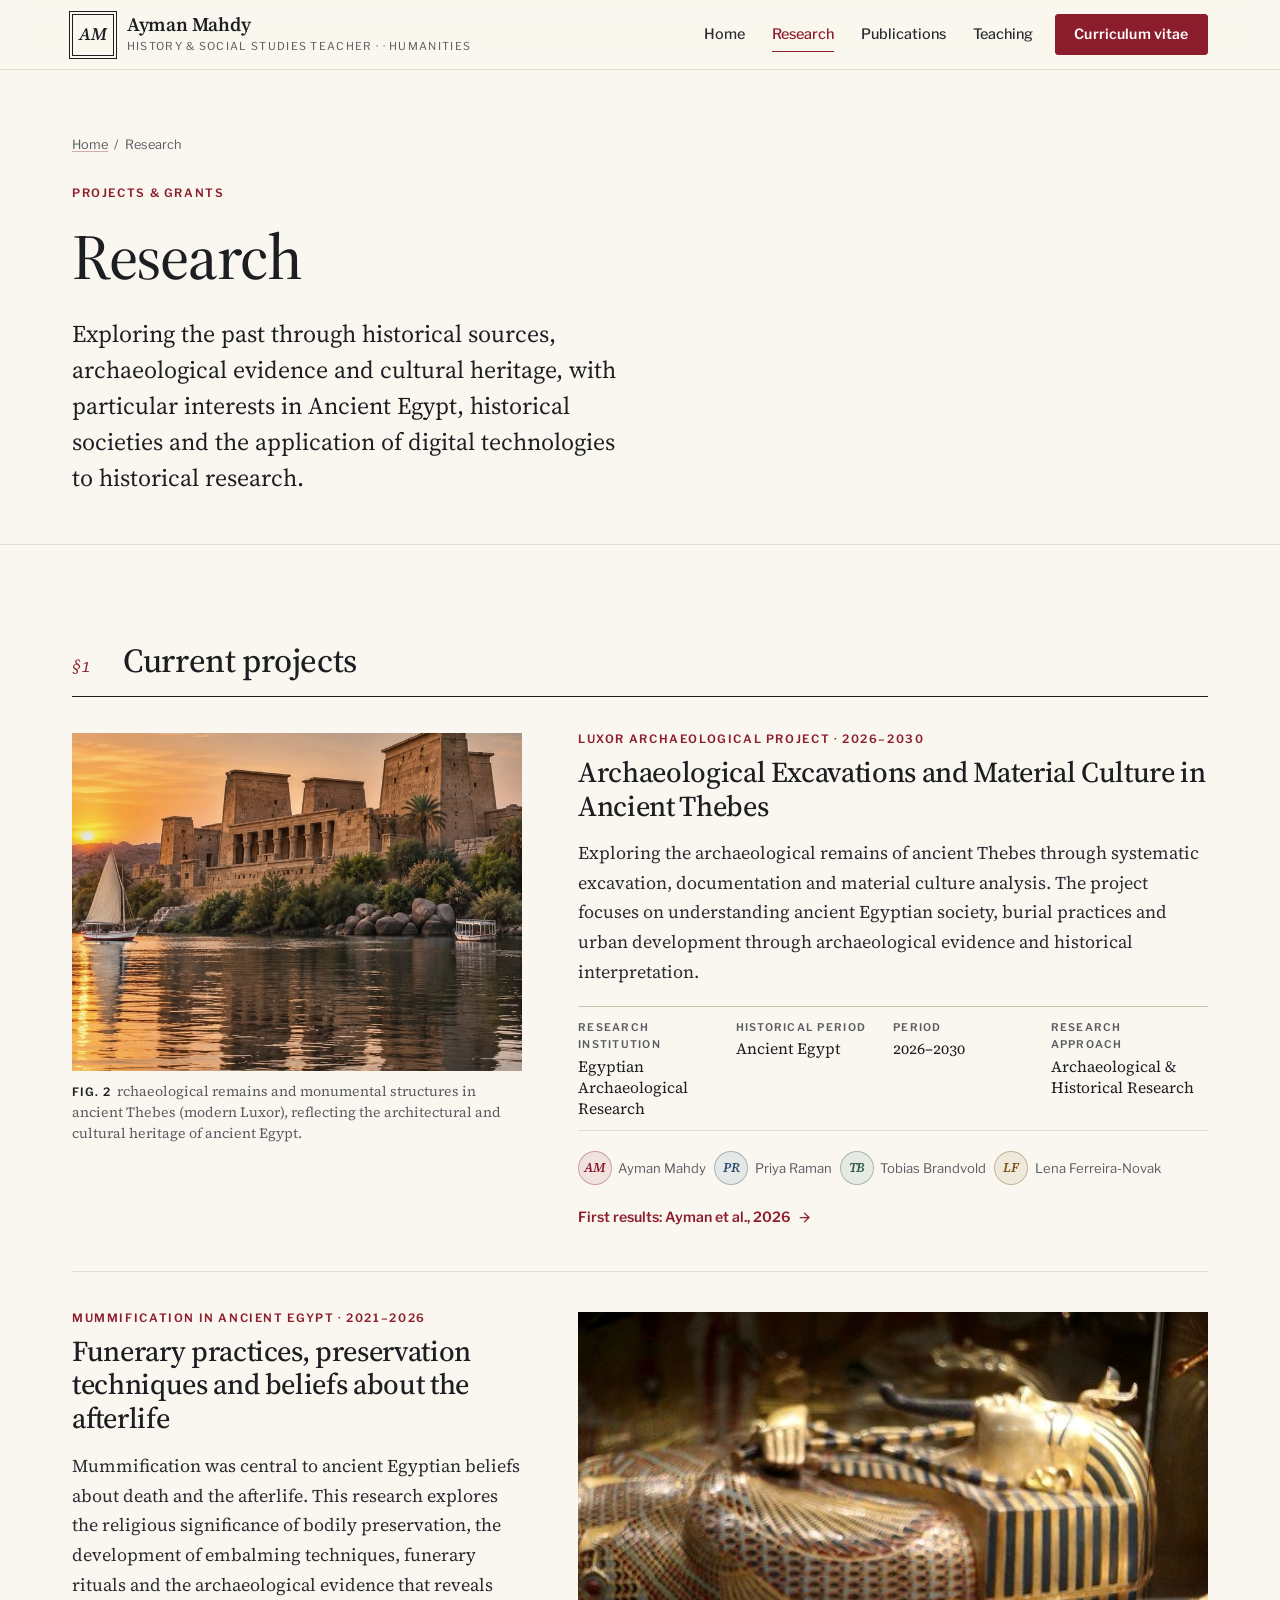
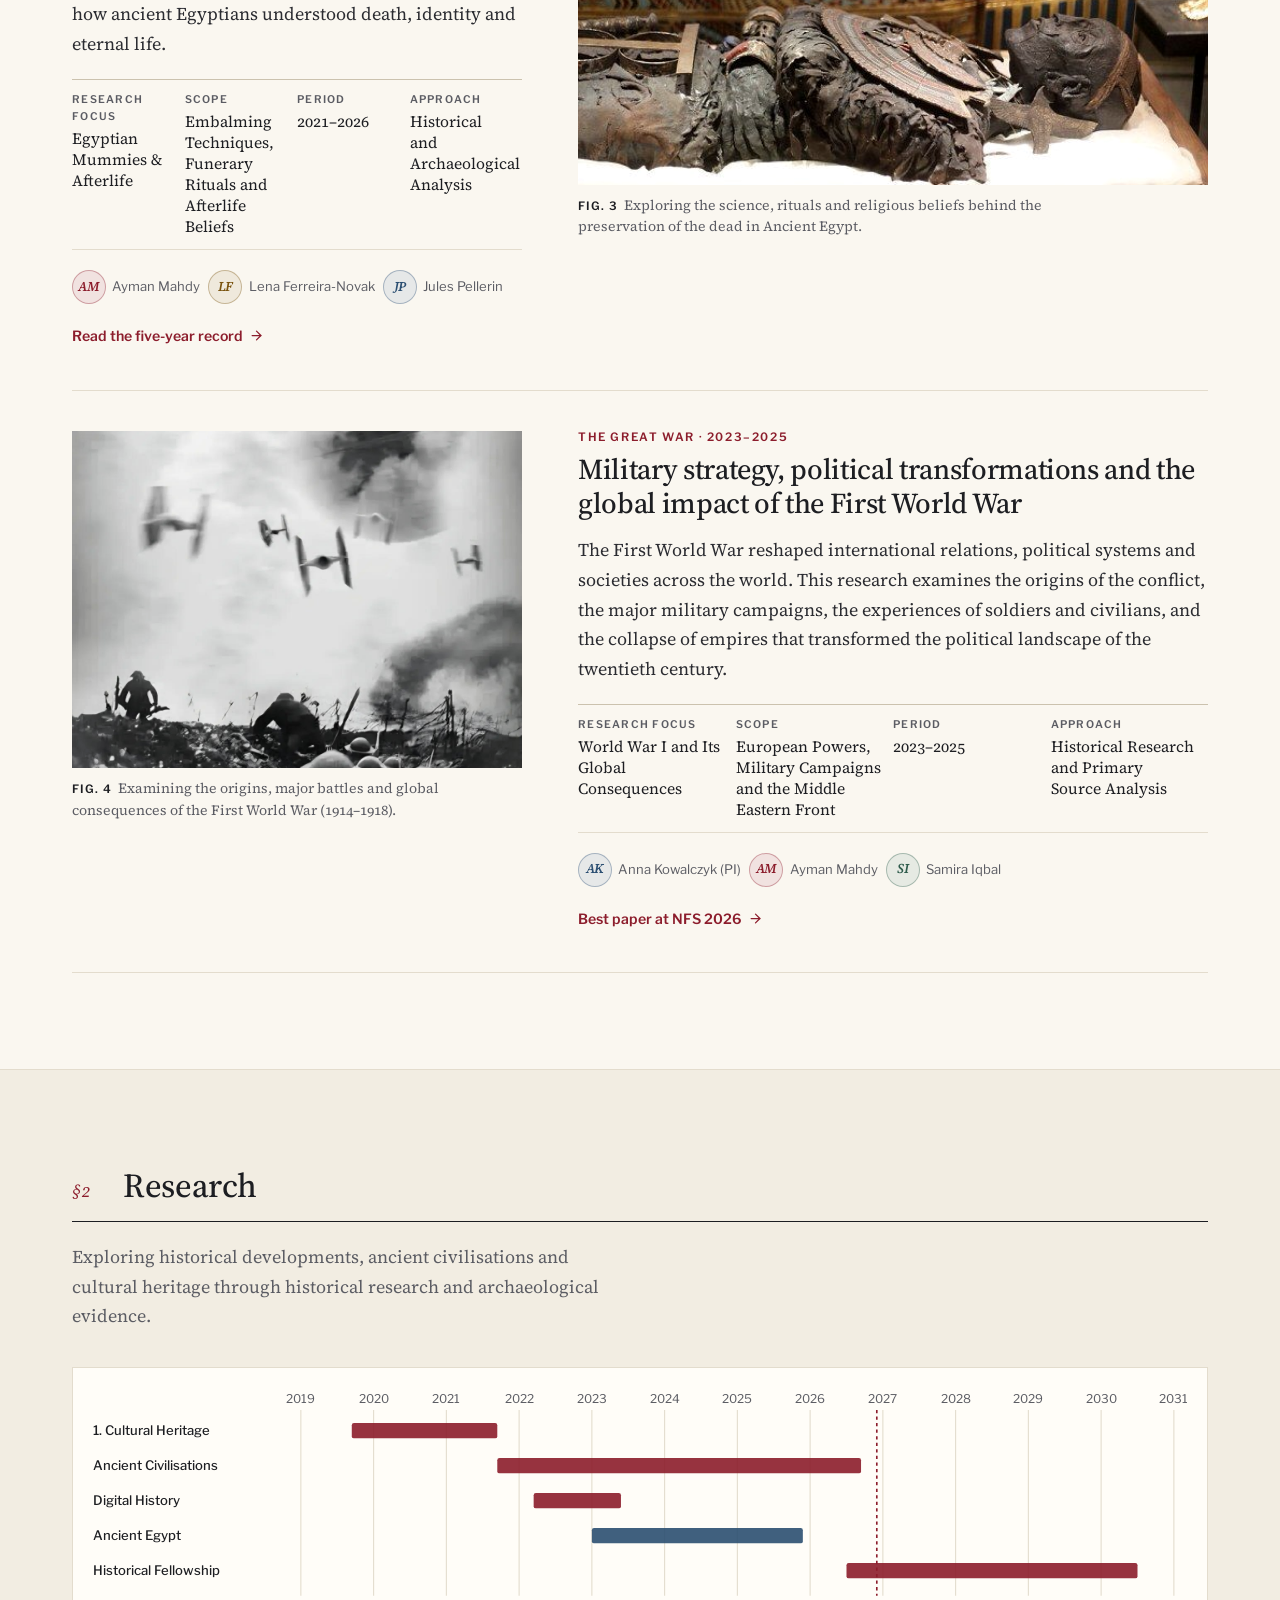
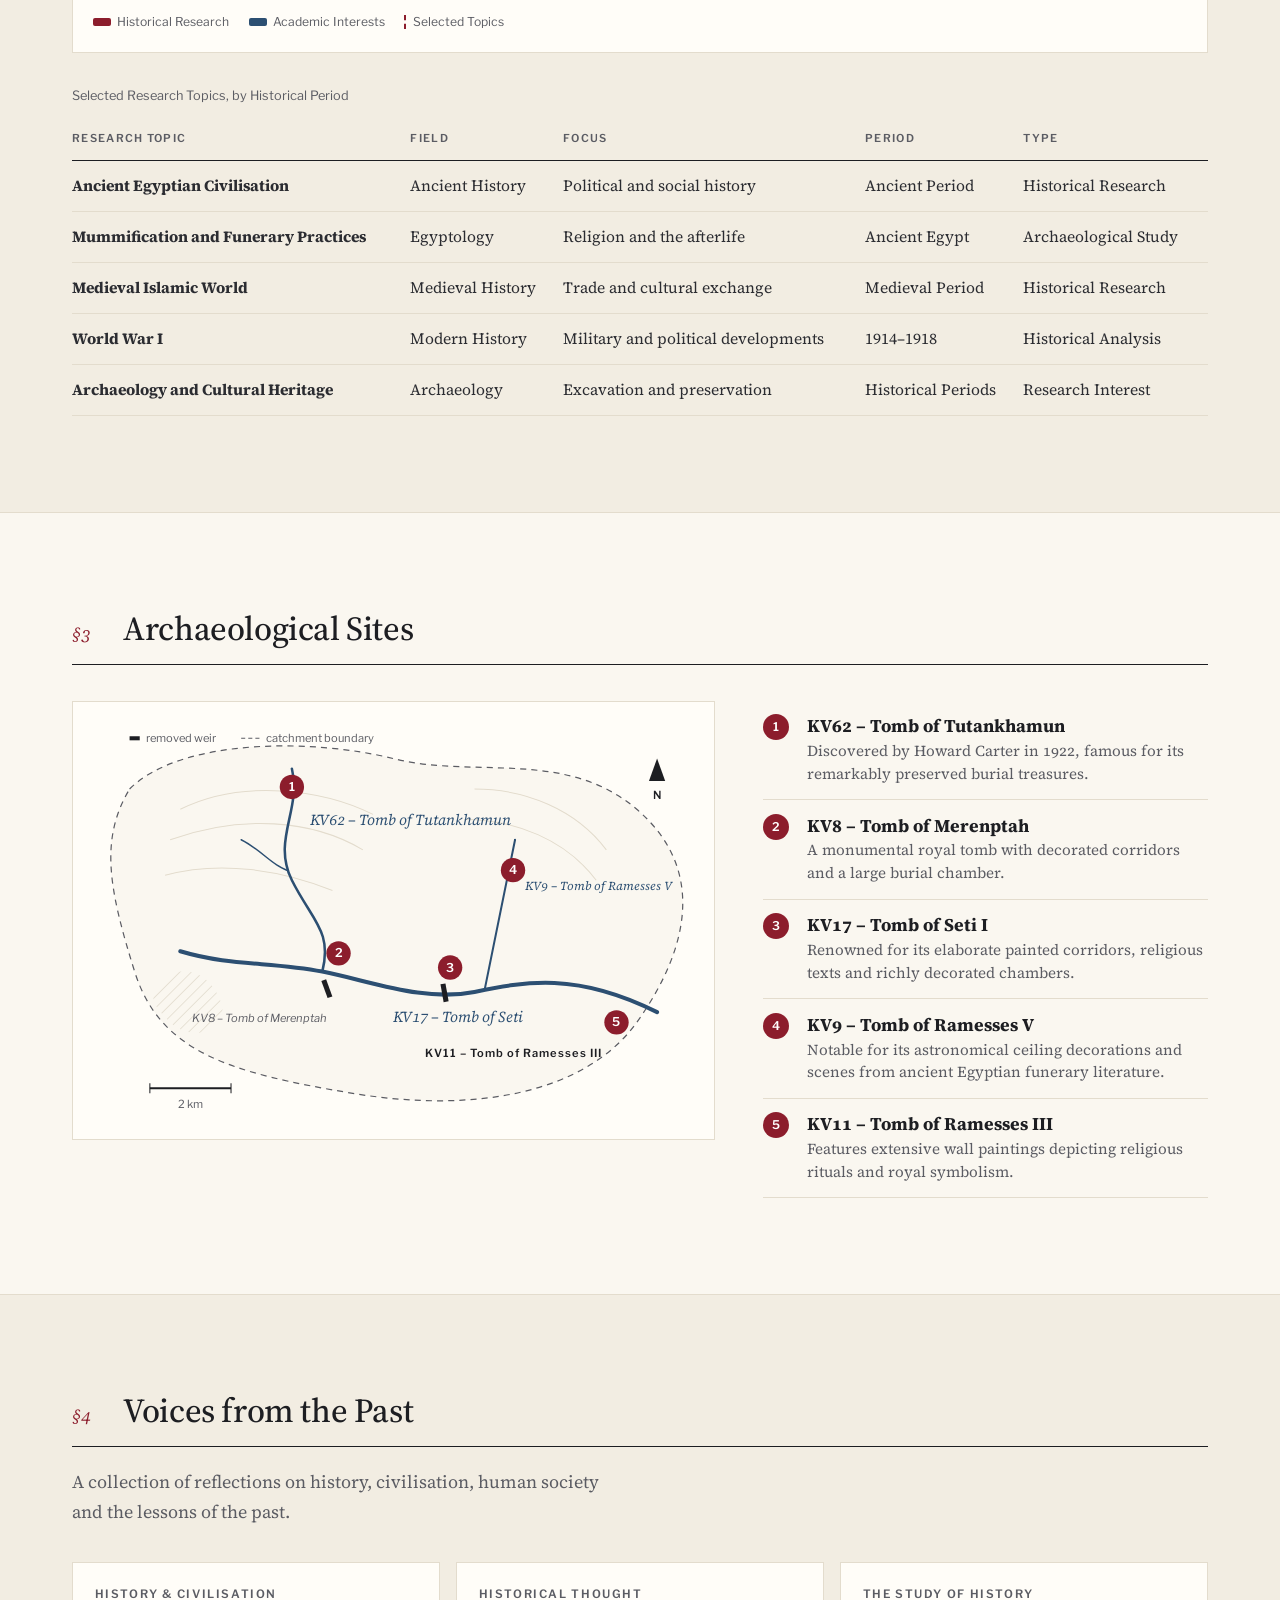
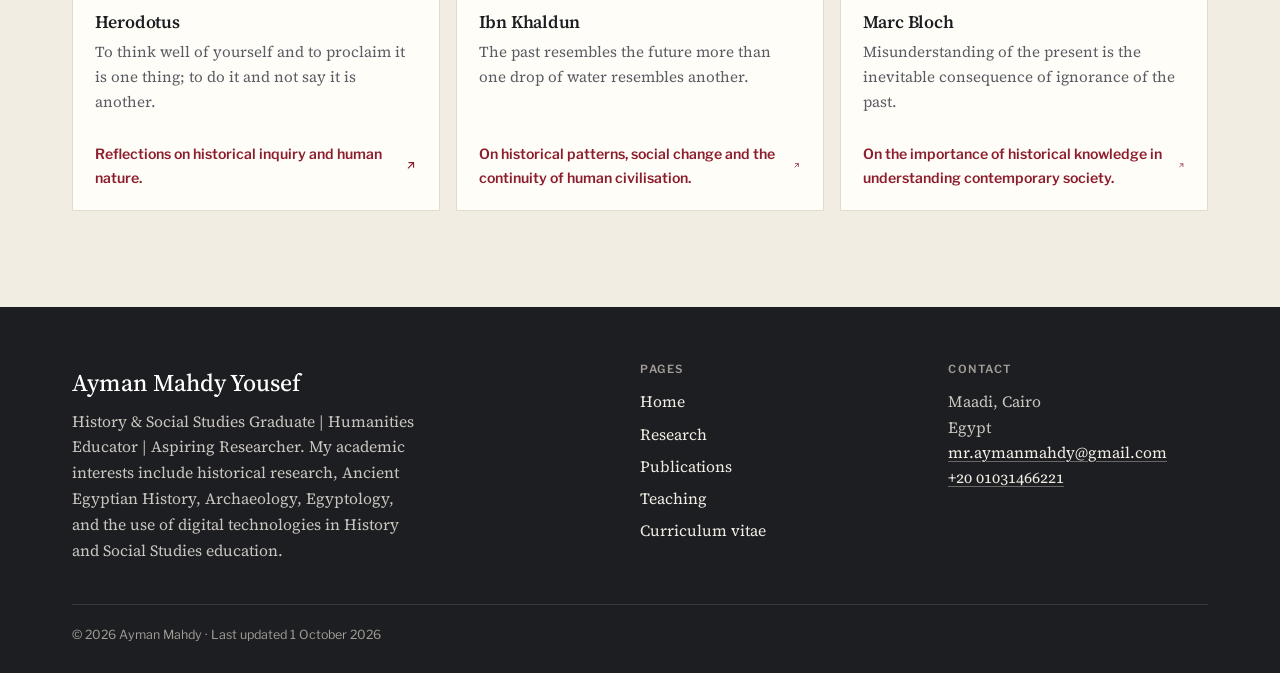
<file: research.html>
<!DOCTYPE html>
<html lang="en">
<head>
  <script>document.documentElement.classList.add('js')</script>
  <meta charset="utf-8">
  <meta name="viewport" content="width=device-width, initial-scale=1">
  <title>Research &mdash; Ayman Mahdy</title>
  <meta name="description" content="Research projects, grants and field sites of Ayman Mahdy's freshwater ecology group: barrier removal, drought refuges, fine sediment and open river monitoring.">

  <link rel="preconnect" href="https://fonts.googleapis.com">
  <link rel="preconnect" href="https://fonts.gstatic.com" crossorigin>
  <link href="https://fonts.googleapis.com/css2?family=Libre+Franklin:wght@400;500;600;700&family=Source+Serif+4:ital,opsz,wght@0,8..60,400;0,8..60,500;0,8..60,600;0,8..60,700;1,8..60,400;1,8..60,500;1,8..60,600&display=swap" rel="stylesheet">

  <link rel="stylesheet" href="css/vendor/bootstrap.min.css">
  <link rel="stylesheet" href="css/style.css">
</head>
<body>
  <a class="skip-link" href="#main">Skip to main content</a>

  <header class="site-header">
    <nav class="navbar navbar-expand-lg" aria-label="Primary">
      <div class="container">
        <a class="wordmark" href="index.html" aria-label="Ayman Mahdy, home">
          <span class="wordmark-mono" aria-hidden="true">AM</span>
          <span>
            <span class="wordmark-name">Ayman Mahdy</span>
            <span class="wordmark-sub">History & Social Studies Teacher · <span class="d-none d-sm-inline"> &middot; Humanities</span></span>
          </span>
        </a>
        <button class="navbar-toggler" type="button" data-bs-toggle="collapse" data-bs-target="#primary-nav" aria-controls="primary-nav" aria-expanded="false" aria-label="Toggle navigation menu">
          <span class="toggler-bar"></span>
          <span class="toggler-bar"></span>
          <span class="toggler-bar"></span>
        </button>
        <div class="collapse navbar-collapse" id="primary-nav">
          <ul class="navbar-nav nav-menu ms-auto align-items-lg-center">
            <li class="nav-item"><a class="nav-link" href="index.html">Home</a></li>
            <li class="nav-item"><a class="nav-link" href="research.html" aria-current="page">Research</a></li>
            <li class="nav-item"><a class="nav-link" href="publications.html">Publications</a></li>
            <li class="nav-item"><a class="nav-link" href="teaching.html">Teaching</a></li>
            <li class="nav-item"><a class="btn-ink nav-cv" href="cv.html">Curriculum vitae</a></li>
          </ul>
        </div>
      </div>
    </nav>
  </header>

  <main id="main">

    <header class="page-head">
      <div class="container">
        <nav class="crumbs" aria-label="Breadcrumb"><a href="index.html">Home</a><span aria-hidden="true">/</span><span aria-current="page">Research</span></nav>
        <span class="eyebrow">Projects &amp; grants</span>
        <h1>Research</h1>
        <p class="lede">Exploring the past through historical sources, archaeological evidence and cultural heritage, with particular interests in Ancient Egypt, historical societies and the application of digital technologies to historical research.</p>
      </div>
    </header>

    <!-- ============================ PROJECTS ============================ -->
    <section class="section" aria-labelledby="projects-title">
      <div class="container">
        <div class="sec-head">
          <span class="sec-num" aria-hidden="true">&sect;1</span>
          <h2 id="projects-title">Current projects</h2>
        </div>

        <article class="project reveal" id="low-flow-futures" aria-labelledby="p1-title">
          <figure class="figure">
            <img src="img/riparian.jpg" alt="A shaded mountain stream tumbling over boulders between mossy banks" width="900" height="640" loading="lazy">
            <figcaption><b>Fig. 2</b>rchaeological remains and monumental structures in ancient Thebes (modern Luxor), reflecting the architectural and cultural heritage of ancient Egypt.</figcaption>
          </figure>
          <div>
            <h3 id="p1-title"><span class="acr">LUXOR ARCHAEOLOGICAL PROJECT  &middot; 2026&ndash;2030</span>Archaeological Excavations and Material Culture in Ancient Thebes</h3>
            <p>Exploring the archaeological remains of ancient Thebes through systematic excavation, documentation and material culture analysis. The project focuses on understanding ancient Egyptian society, burial practices and urban development through archaeological evidence and historical interpretation.</p>
            <dl class="grant-meta">
              <div><dt>Research Institution</dt><dd>Egyptian Archaeological Research</dd></div>
              <div><dt>Historical Period</dt><dd>Ancient Egypt</dd></div>
              <div><dt>Period</dt><dd>2026&ndash;2030</dd></div>
              <div><dt>Research Approach</dt><dd>Archaeological & Historical Research</dd></div>
            </dl>
            <ul class="team" aria-label="Project team">
              <li><span class="avatar" aria-hidden="true">AM</span>Ayman Mahdy</li>
              <li><span class="avatar c2" aria-hidden="true">PR</span>Priya Raman</li>
              <li><span class="avatar c4" aria-hidden="true">TB</span>Tobias Brandvold</li>
              <li><span class="avatar c3" aria-hidden="true">LF</span>Lena Ferreira-Novak</li>
            </ul>
            <a class="text-link" href="publications.html#halloran2026beaver">First results: Ayman et al., 2026
              <svg viewBox="0 0 24 24" fill="none" stroke="currentColor" stroke-width="2" stroke-linecap="round" stroke-linejoin="round" aria-hidden="true"><line x1="5" y1="12" x2="19" y2="12"/><polyline points="12 5 19 12 12 19"/></svg>
            </a>
          </div>
        </article>

        <article class="project flip reveal" id="after-the-weir" aria-labelledby="p2-title">
          <figure class="figure">
            <img src="img/weir.jpg" alt="An early photograph of a broad river above a low weir, with a cottage and bare trees on the far bank" width="900" height="640" loading="lazy">
            <figcaption><b>Fig. 3</b>Exploring the science, rituals and religious beliefs behind the preservation of the dead in Ancient Egypt.</figcaption>
          </figure>
          <div>
            <h3 id="p2-title"><span class="acr">MUMMIFICATION IN ANCIENT EGYPT &middot; 2021&ndash;2026</span>Funerary practices, preservation techniques and beliefs about the afterlife</h3>
            <p> Mummification was central to ancient Egyptian beliefs about death and the afterlife. This research explores the religious significance of bodily preservation, the development of embalming techniques, funerary rituals and the archaeological evidence that reveals how ancient Egyptians understood death, identity and eternal life.</p>
            <dl class="grant-meta">
              <div><dt>Research focus</dt><dd>Egyptian Mummies & Afterlife</dd></div>
              <div><dt>Scope</dt><dd>Embalming Techniques, Funerary Rituals and Afterlife Beliefs</dd></div>
              <div><dt>Period</dt><dd>2021&ndash;2026</dd></div>
              <div><dt>Approach</dt><dd>Historical and Archaeological Analysis</dd></div>
            </dl>
            <ul class="team" aria-label="Project team">
              <li><span class="avatar" aria-hidden="true">AM</span>Ayman Mahdy</li>
              <li><span class="avatar c3" aria-hidden="true">LF</span>Lena Ferreira-Novak</li>
              <li><span class="avatar c2" aria-hidden="true">JP</span>Jules Pellerin</li>
            </ul>
            <a class="text-link" href="publications.html#halloran2025sediment">Read the five-year record
              <svg viewBox="0 0 24 24" fill="none" stroke="currentColor" stroke-width="2" stroke-linecap="round" stroke-linejoin="round" aria-hidden="true"><line x1="5" y1="12" x2="19" y2="12"/><polyline points="12 5 19 12 12 19"/></svg>
            </a>
          </div>
        </article>

        <article class="project reveal" id="many-eyes" aria-labelledby="p3-title">
          <figure class="figure">
            <img src="img/notebook.jpg" alt="An open notebook with blank pages and a sharpened pencil" width="900" height="640" loading="lazy">
            <figcaption><b>Fig. 4</b>Examining the origins, major battles and global consequences of the First World War (1914–1918).</figcaption>
          </figure>
          <div>
            <h3 id="p3-title"><span class="acr">THE GREAT WAR &middot; 2023&ndash;2025</span>Military strategy, political transformations and the global impact of the First World War</h3>
            <p>The First World War reshaped international relations, political systems and societies across the world. This research examines the origins of the conflict, the major military campaigns, the experiences of soldiers and civilians, and the collapse of empires that transformed the political landscape of the twentieth century.</p>
            <dl class="grant-meta">
              <div><dt>Research focus</dt><dd>World War I and Its Global Consequences</dd></div>
              <div><dt>Scope</dt><dd>European Powers, Military Campaigns and the Middle Eastern Front</dd></div>
              <div><dt>Period</dt><dd>2023&ndash;2025</dd></div>
              <div><dt>Approach</dt><dd>Historical Research and Primary Source Analysis</dd></div>
            </dl>
            <ul class="team" aria-label="Project team">
              <li><span class="avatar c2" aria-hidden="true">AK</span>Anna Kowalczyk (PI)</li>
              <li><span class="avatar" aria-hidden="true">AM</span>Ayman Mahdy</li>
              <li><span class="avatar c4" aria-hidden="true">SI</span>Samira Iqbal</li>
            </ul>
            <a class="text-link" href="publications.html#iqbal2026readers">Best paper at NFS 2026
              <svg viewBox="0 0 24 24" fill="none" stroke="currentColor" stroke-width="2" stroke-linecap="round" stroke-linejoin="round" aria-hidden="true"><line x1="5" y1="12" x2="19" y2="12"/><polyline points="12 5 19 12 12 19"/></svg>
            </a>
          </div>
        </article>
      </div>
    </section>

    <!-- ============================ FUNDING ============================ -->
    <section class="section section-tint" id="funding" aria-labelledby="funding-title">
      <div class="container">
        <div class="sec-head">
          <span class="sec-num" aria-hidden="true">&sect;2</span>
          <h2 id="funding-title">Research</h2>
        </div>
        <p class="sec-intro">Exploring historical developments, ancient civilisations and cultural heritage through historical research and archaeological evidence.</p>

        <div class="timeline-wrap js-only">
          <div class="timeline" id="grant-timeline"></div>
          <div class="legend-inline">
            <span><i class="lg-pi"></i>Historical Research</span>
            <span><i class="lg-coi"></i>Academic Interests</span>
            <span><i class="lg-today"></i>Selected Topics</span>
          </div>
        </div>

        <div class="table-scroll" tabindex="0" role="region" aria-labelledby="grant-caption">
          <table class="data-table" id="grant-table">
            <caption id="grant-caption">Selected Research Topics, by Historical Period</caption>
            <thead>
              <tr><th scope="col">Research topic</th><th scope="col">Field</th><th scope="col">Focus</th><th scope="col">Period</th><th scope="col">Type</th></tr>
            </thead>
            <tbody>
              <tr data-start="2026.5" data-end="2030.5" data-short="Historical Fellowship" data-role="pi"><th scope="row">Ancient Egyptian Civilisation</th><td>Ancient History</td><td>Political and social history</td><td class="num">Ancient Period</td><td class="num">Historical Research</td></tr>
              <tr data-start="2023.0" data-end="2025.9" data-short="Ancient Egypt" data-role="coi"><th scope="row">Mummification and Funerary Practices</th><td>Egyptology</td><td>Religion and the afterlife</td><td class="num">Ancient Egypt</td><td class="num">Archaeological Study</td></tr>
              <tr data-start="2022.2" data-end="2023.4" data-short="Digital History" data-role="pi"><th scope="row">Medieval Islamic World</th><td>Medieval History</td><td>Trade and cultural exchange</td><td class="num">Medieval Period</td><td class="num">Historical Research</td></tr>
              <tr data-start="2021.7" data-end="2026.7" data-short="Ancient Civilisations" data-role="pi"><th scope="row">World War I</th><td>Modern History</td><td>Military and political developments</td><td class="num">1914–1918</td><td class="num">Historical Analysis</td></tr>
              <tr data-start="2019.7" data-end="2021.7" data-short="1. Cultural Heritage" data-role="pi"><th scope="row">Archaeology and Cultural Heritage</th><td>Archaeology</td><td>Excavation and preservation</td><td class="num">Historical Periods</td><td class="num">Research Interest</td></tr>
            </tbody>
          </table>
        </div>
      </div>
    </section>

    <!-- ============================ FIELD SITES ============================ -->
    <section class="section" id="sites" aria-labelledby="sites-title">
      <div class="container">
        <div class="sec-head">
          <span class="sec-num" aria-hidden="true">&sect;3</span>
          <h2 id="sites-title">Archaeological Sites</h2>
        </div>
        <div class="row g-4 g-lg-5 align-items-start">
          <div class="col-lg-7">
            <div class="site-map reveal">
              <svg viewBox="0 0 600 400" role="img" aria-labelledby="map-t map-d">
                <title id="map-t">Sketch map of the Aldwater and Keld catchments</title>
                <desc id="map-d">Keld Beck flows south from the uplands and joins the Aldwater, which runs east to Aldbridge. Five numbered monitoring sites are marked along the two rivers, matching the list beside the map.</desc>
                <defs>
                  <pattern id="hatch" width="8" height="8" patternUnits="userSpaceOnUse" patternTransform="rotate(45)"><line x1="0" y1="0" x2="0" y2="8" stroke="#cbc2ae" stroke-width="1"/></pattern>
                </defs>
                <rect width="600" height="400" fill="#fffdf8"/>
                <path d="M40 70 C90 20 220 20 300 40 S470 30 540 90 S590 230 540 300 S380 390 260 370 S70 330 45 250 S10 120 40 70Z" fill="#faf7f0" stroke="#5b5c63" stroke-width="1.2" stroke-dasharray="6 5"/>
                <g fill="none" stroke="#e3dccd" stroke-width="1">
                  <path d="M90 90 C150 60 230 70 280 95"/><path d="M80 120 C150 95 220 100 270 130"/><path d="M75 155 C130 140 190 150 240 170"/>
                  <path d="M380 70 C430 70 480 90 510 130"/><path d="M370 100 C420 100 470 120 500 160"/>
                </g>
                <path d="M70 260 C90 240 120 250 130 280 S100 320 80 300 S60 275 70 260Z" fill="url(#hatch)" opacity=".8"/>
                <g fill="none" stroke="#2c4f72" stroke-linecap="round">
                  <path d="M200 50 C210 90 180 120 200 160 S240 210 230 250" stroke-width="2.5"/>
                  <path d="M90 230 C140 245 180 240 230 250 S330 280 380 270 S480 250 560 290" stroke-width="4"/>
                  <path d="M150 120 C170 130 180 145 195 150" stroke-width="1.5"/>
                  <path d="M420 120 C410 170 400 220 390 268" stroke-width="2"/>
                </g>
                <g font-family="Source Serif 4, Georgia, serif" font-style="italic" fill="#2c4f72" font-size="15">
                  <text x="218" y="105">KV62 – Tomb of Tutankhamun</text>
                  <text x="300" y="300">KV17 – Tomb of Seti</text>
                  <text x="430" y="170" font-size="12">KV9 – Tomb of Ramesses V</text>
                </g>
                <g>
                  <rect x="232" y="258" width="5" height="18" fill="#1d1e22" transform="rotate(-20 234 267)"/>
                  <rect x="348" y="262" width="5" height="18" fill="#1d1e22" transform="rotate(-10 350 271)"/>
                </g>
                <g font-family="Libre Franklin, Arial, sans-serif" font-size="12" font-weight="600" text-anchor="middle" fill="#fff">
                  <circle cx="200" cy="68" r="12" fill="#8c1d2c"/><text x="200" y="72">1</text>
                  <circle cx="246" cy="232" r="12" fill="#8c1d2c"/><text x="246" y="236">2</text>
                  <circle cx="356" cy="246" r="12" fill="#8c1d2c"/><text x="356" y="250">3</text>
                  <circle cx="418" cy="150" r="12" fill="#8c1d2c"/><text x="418" y="154">4</text>
                  <circle cx="520" cy="300" r="12" fill="#8c1d2c"/><text x="520" y="304">5</text>
                </g>
                <g font-family="Libre Franklin, Arial, sans-serif" font-size="11" fill="#5b5c63">
                  <text x="506" y="334" text-anchor="end" font-weight="600" fill="#1d1e22" letter-spacing="1">KV11 – Tomb of Ramesses III</text>
                  <text x="102" y="300" font-style="italic">KV8 – Tomb of Merenptah</text>
                  <line x1="60" y1="365" x2="140" y2="365" stroke="#1d1e22" stroke-width="2"/>
                  <line x1="60" y1="360" x2="60" y2="370" stroke="#1d1e22"/><line x1="140" y1="360" x2="140" y2="370" stroke="#1d1e22"/>
                  <text x="100" y="384" text-anchor="middle">2 km</text>
                  <path d="M560 40 l8 22 h-16z" fill="#1d1e22"/>
                  <text x="560" y="80" text-anchor="middle" font-weight="600" fill="#1d1e22">N</text>
                  <rect x="40" y="18" width="10" height="4" fill="#1d1e22"/>
                  <text x="56" y="24">removed weir</text>
                  <line x1="150" y1="20" x2="168" y2="20" stroke="#5b5c63" stroke-dasharray="4 3"/>
                  <text x="174" y="24">catchment boundary</text>
                </g>
              </svg>
            </div>
          </div>
          <div class="col-lg-5">
            <ol class="site-list">
              <li><span class="pin" aria-hidden="true">1</span><div><strong>KV62 – Tomb of Tutankhamun</strong><span>Discovered by Howard Carter in 1922, famous for its remarkably preserved burial treasures.</span></div></li>
              <li><span class="pin" aria-hidden="true">2</span><div><strong>KV8 – Tomb of Merenptah</strong><span>A monumental royal tomb with decorated corridors and a large burial chamber.</span></div></li>
              <li><span class="pin" aria-hidden="true">3</span><div><strong>KV17 – Tomb of Seti I</strong><span>Renowned for its elaborate painted corridors, religious texts and richly decorated chambers.</span></div></li>
              <li><span class="pin" aria-hidden="true">4</span><div><strong>KV9 – Tomb of Ramesses V</strong><span>Notable for its astronomical ceiling decorations and scenes from ancient Egyptian funerary literature.</span></div></li>
              <li><span class="pin" aria-hidden="true">5</span><div><strong>KV11 – Tomb of Ramesses III</strong><span>Features extensive wall paintings depicting religious rituals and royal symbolism.</span></div></li>
            </ol>
          </div>
        </div>
      </div>
    </section>

    <!-- ============================ DATA & CODE ============================ -->
    <section class="section section-tint" id="data" aria-labelledby="data-title">
      <div class="container">
        <div class="sec-head">
          <span class="sec-num" aria-hidden="true">&sect;4</span>
          <h2 id="data-title">Voices from the Past</h2>
        </div>
        <p class="sec-intro">A collection of reflections on history, civilisation, human society and the lessons of the past.</p>
        <ul class="resource-list">
          <li class="resource">
            <span class="label">History & Civilisation</span>
            <h3>Herodotus</h3>
            <p>To think well of yourself and to proclaim it is one thing; to do it and not say it is another.</p>
            <a class="text-link" href="https://example.com/data/aldwater-sediment">Reflections on historical inquiry and human nature.
              <svg viewBox="0 0 24 24" fill="none" stroke="currentColor" stroke-width="2" aria-hidden="true"><path d="M7 17 17 7M8 7h9v9"/></svg>
            </a>
          </li>
          <li class="resource">
            <span class="label">Historical Thought</span>
            <h3>Ibn Khaldun</h3>
            <p>The past resembles the future more than one drop of water resembles another.</p>
            <a class="text-link" href="https://example.com/code/riverlog">On historical patterns, social change and the continuity of human civilisation.
              <svg viewBox="0 0 24 24" fill="none" stroke="currentColor" stroke-width="2" aria-hidden="true"><path d="M7 17 17 7M8 7h9v9"/></svg>
            </a>
          </li>
          <li class="resource">
            <span class="label">The Study of History</span>
            <h3>Marc Bloch</h3>
            <p>Misunderstanding of the present is the inevitable consequence of ignorance of the past.</p>
            <a class="text-link" href="https://example.com/code/stormcatch">On the importance of historical knowledge in understanding contemporary society.
              <svg viewBox="0 0 24 24" fill="none" stroke="currentColor" stroke-width="2" aria-hidden="true"><path d="M7 17 17 7M8 7h9v9"/></svg>
            </a>
          </li>
        </ul>
      </div>
    </section>
  </main>

  <footer class="site-footer">
    <div class="container">
      <div class="footer-grid">
        <div>
          <p class="footer-name">Ayman Mahdy Yousef</p>
          <p>History & Social Studies Graduate | Humanities Educator | Aspiring Researcher. My academic interests include historical research, Ancient Egyptian History, Archaeology, Egyptology, and the use of digital technologies in History and Social Studies education.</p>
        </div>
        <div>
          <h2>Pages</h2>
          <ul>
            <li><a href="index.html">Home</a></li>
            <li><a href="research.html">Research</a></li>
            <li><a href="publications.html">Publications</a></li>
            <li><a href="teaching.html">Teaching</a></li>
            <li><a href="cv.html">Curriculum vitae</a></li>
          </ul>
        </div>
        <div>
          <h2>Contact</h2>
          <address>
            Maadi, Cairo<br>
            Egypt<br>
            <a href="mr.aymanmahdy@gmail.com">mr.aymanmahdy@gmail.com</a><br>
            <a href="tel:+201031466221">+20 01031466221</a>
          </address>
        </div>
      </div>
      <div class="footer-bottom">
        <span>&copy; 2026 Ayman Mahdy &middot; Last updated 1 October 2026</span>
        <!-- <span>Template by <a href="https://uicookies.com/">uiCookies</a></span> -->
      </div>
    </div>
  </footer>

  <div class="visually-hidden" aria-live="polite" id="announcer"></div>
  <script src="js/vendor/bootstrap.bundle.min.js"></script>
  <script src="js/main.js"></script>
</body>
</html>
</file>
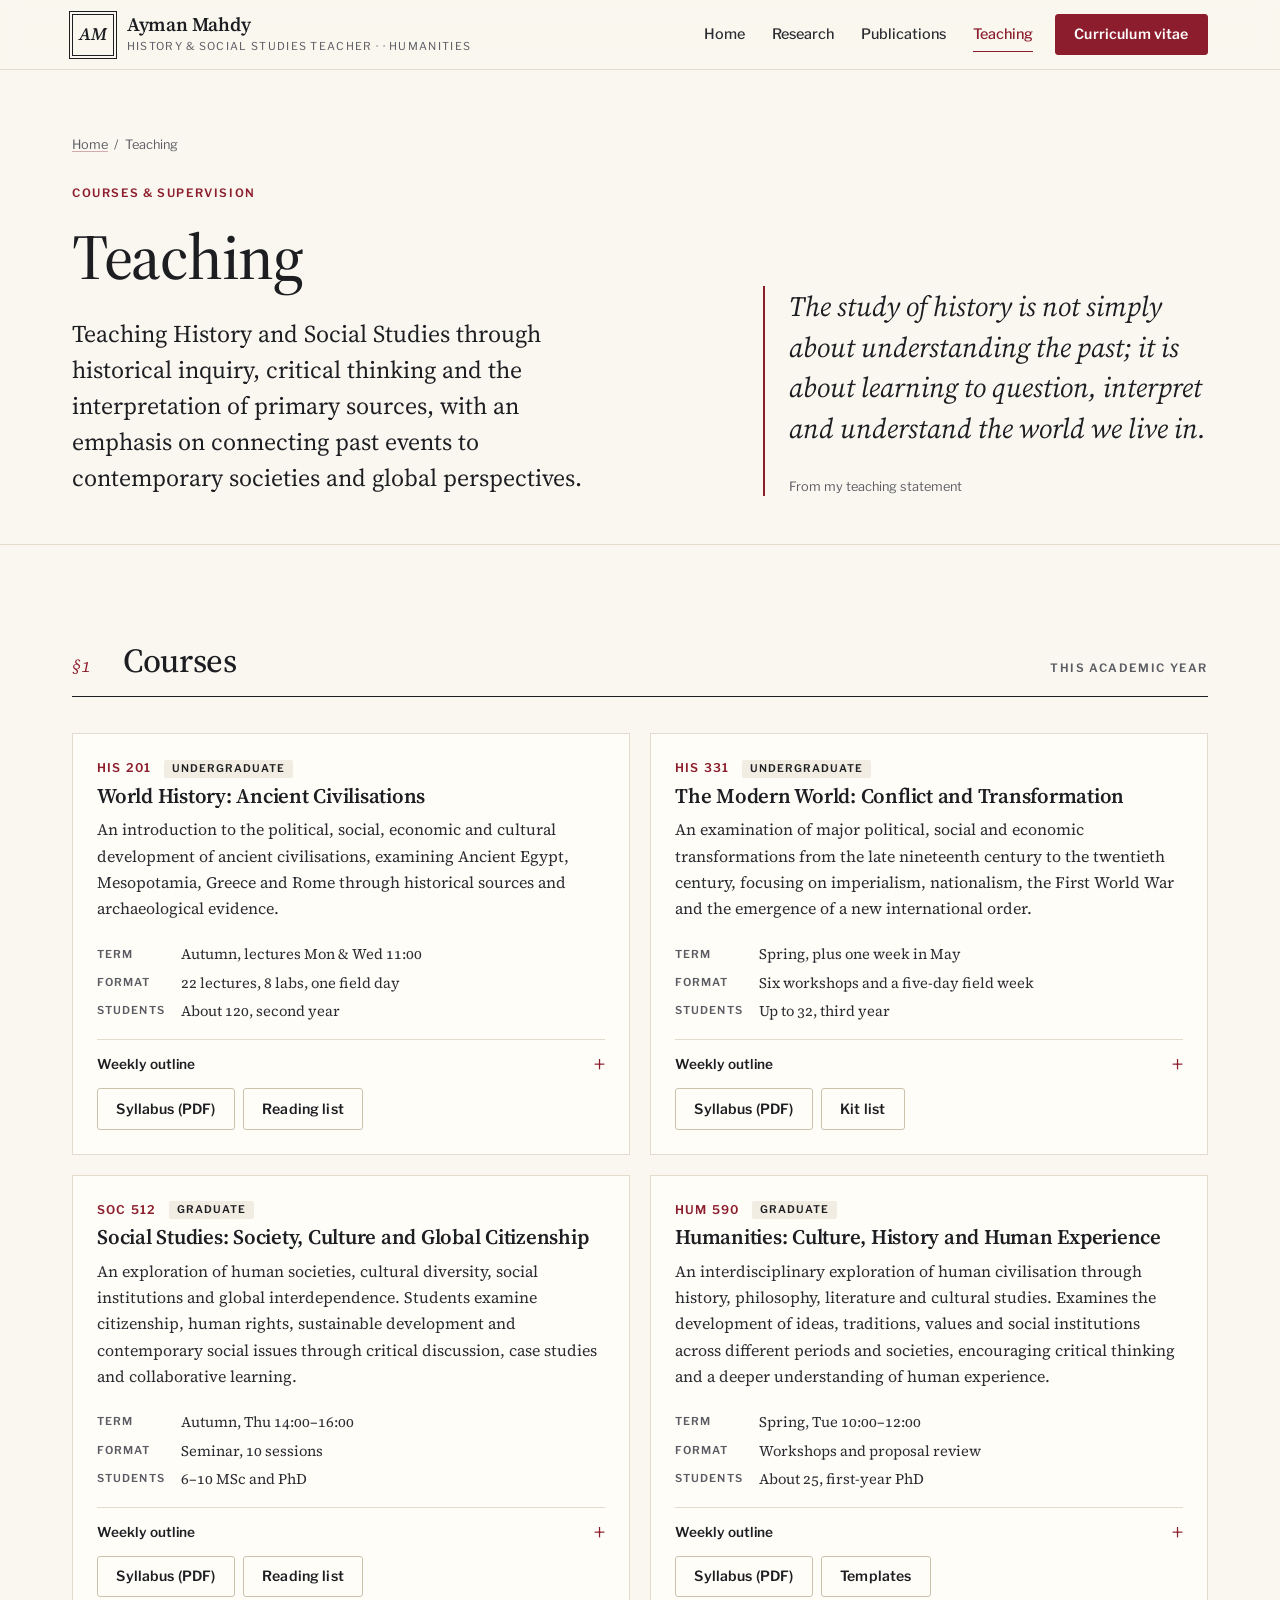
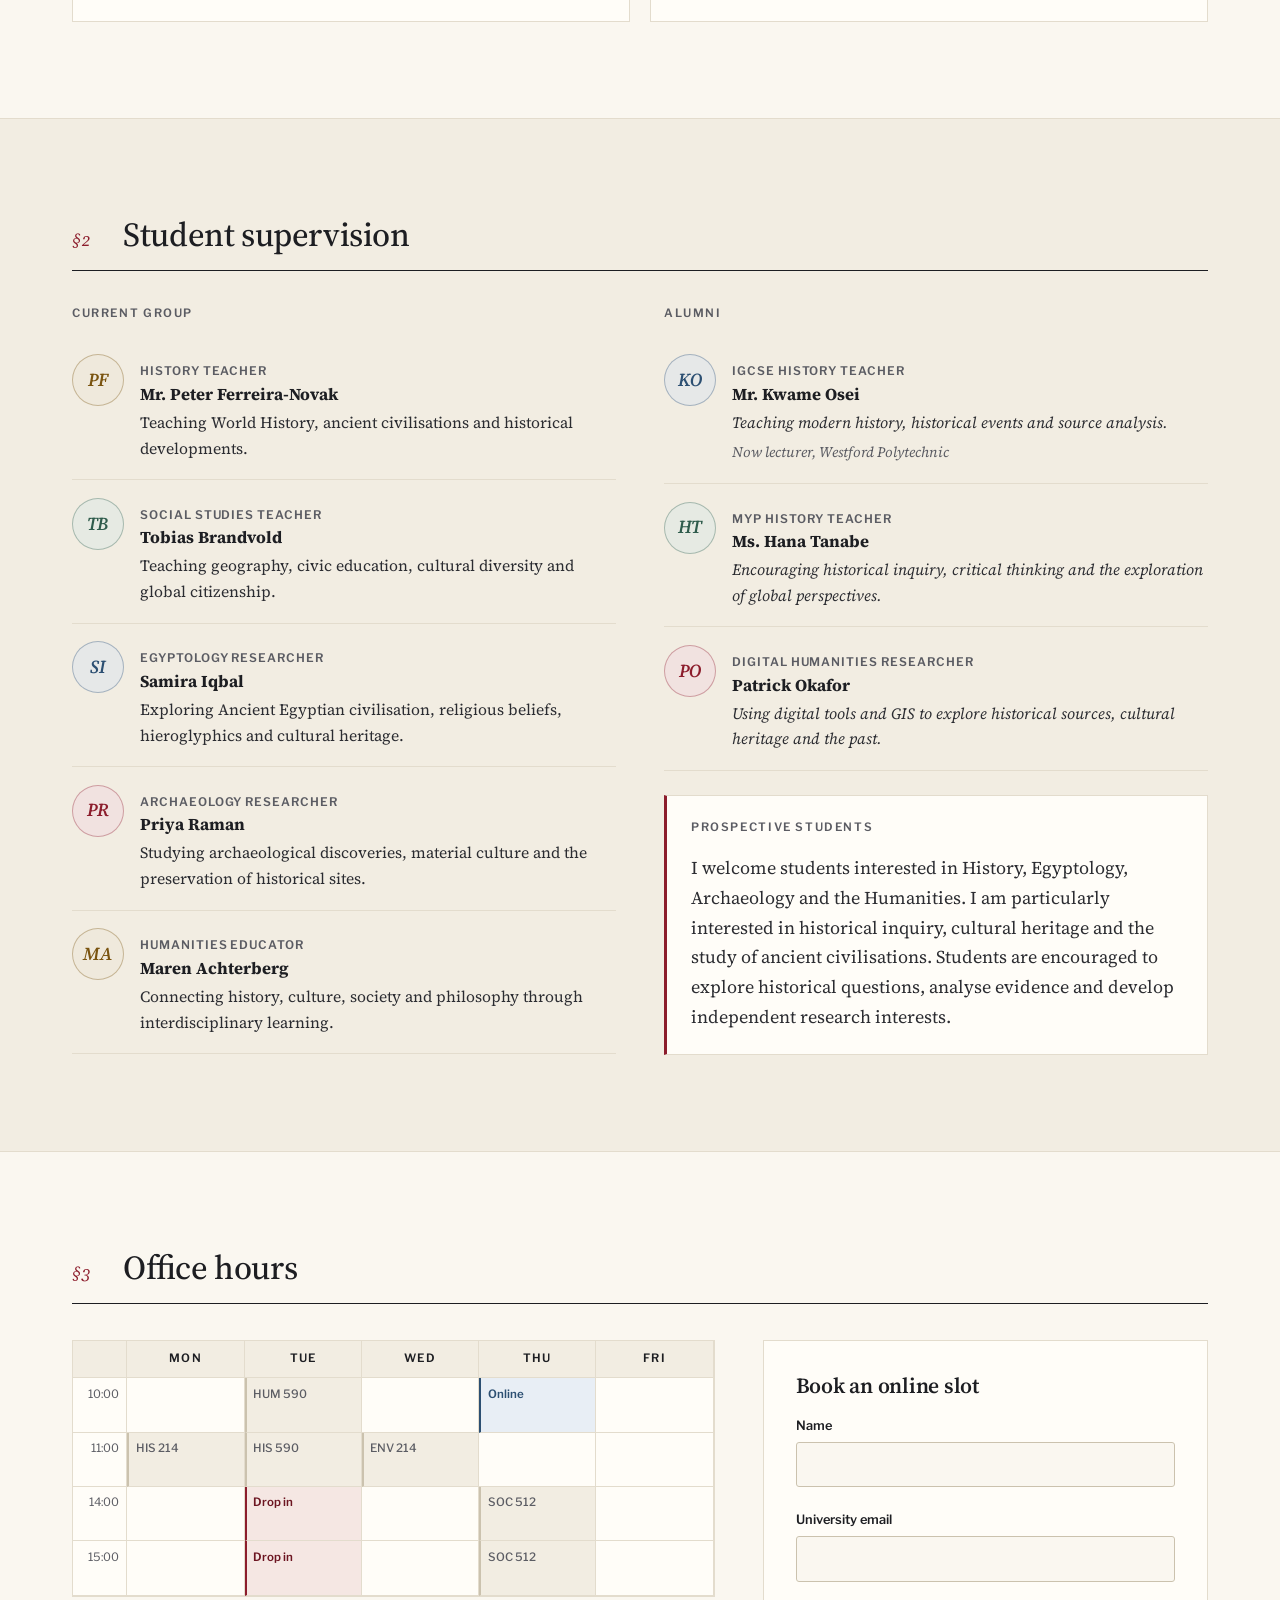
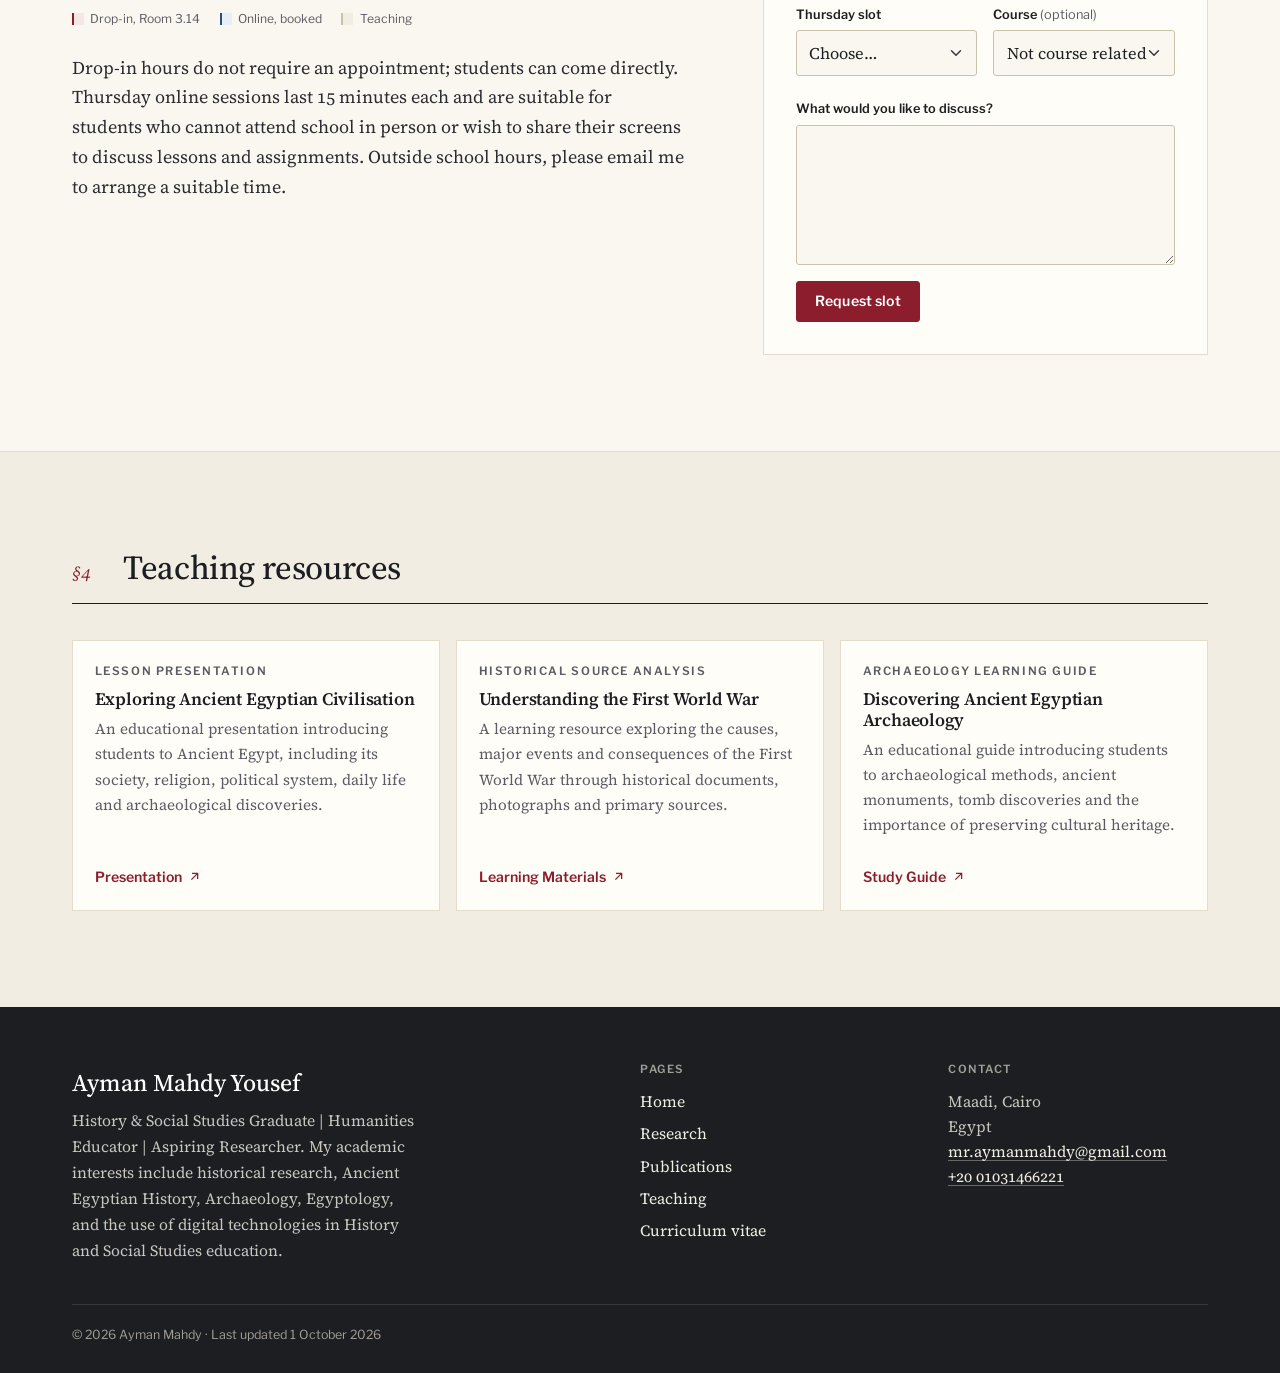
<file: teaching.html>
<!DOCTYPE html>
<html lang="en">
<head>
  <script>document.documentElement.classList.add('js')</script>
  <meta charset="utf-8">
  <meta name="viewport" content="width=device-width, initial-scale=1">
  <title>Teaching &mdash; Ayman Mahdy</title>
  <meta name="description" content="Courses, syllabi, student supervision and office hours for Ines Halloran, Associate Professor of Freshwater Ecology at Northmere University.">

  <link rel="preconnect" href="https://fonts.googleapis.com">
  <link rel="preconnect" href="https://fonts.gstatic.com" crossorigin>
  <link href="https://fonts.googleapis.com/css2?family=Libre+Franklin:wght@400;500;600;700&family=Source+Serif+4:ital,opsz,wght@0,8..60,400;0,8..60,500;0,8..60,600;0,8..60,700;1,8..60,400;1,8..60,500;1,8..60,600&display=swap" rel="stylesheet">

  <link rel="stylesheet" href="css/vendor/bootstrap.min.css">
  <link rel="stylesheet" href="css/style.css">
</head>
<body>
  <a class="skip-link" href="#main">Skip to main content</a>

  <header class="site-header">
    <nav class="navbar navbar-expand-lg" aria-label="Primary">
      <div class="container">
        <a class="wordmark" href="index.html" aria-label="Ines Halloran, home">
          <span class="wordmark-mono" aria-hidden="true">AM</span>
          <span>
            <span class="wordmark-name">Ayman Mahdy</span>
            <span class="wordmark-sub">History & Social Studies Teacher · <span class="d-none d-sm-inline"> &middot; Humanities</span></span>
          </span>
        </a>
        <button class="navbar-toggler" type="button" data-bs-toggle="collapse" data-bs-target="#primary-nav" aria-controls="primary-nav" aria-expanded="false" aria-label="Toggle navigation menu">
          <span class="toggler-bar"></span>
          <span class="toggler-bar"></span>
          <span class="toggler-bar"></span>
        </button>
        <div class="collapse navbar-collapse" id="primary-nav">
          <ul class="navbar-nav nav-menu ms-auto align-items-lg-center">
            <li class="nav-item"><a class="nav-link" href="index.html">Home</a></li>
            <li class="nav-item"><a class="nav-link" href="research.html">Research</a></li>
            <li class="nav-item"><a class="nav-link" href="publications.html">Publications</a></li>
            <li class="nav-item"><a class="nav-link" href="teaching.html" aria-current="page">Teaching</a></li>
            <li class="nav-item"><a class="btn-ink nav-cv" href="cv.html">Curriculum vitae</a></li>
          </ul>
        </div>
      </div>
    </nav>
  </header>

  <main id="main">

    <header class="page-head">
      <div class="container">
        <nav class="crumbs" aria-label="Breadcrumb"><a href="index.html">Home</a><span aria-hidden="true">/</span><span aria-current="page">Teaching</span></nav>
        <div class="row g-4 g-lg-5 align-items-end">
          <div class="col-lg-7">
            <span class="eyebrow">Courses &amp; supervision</span>
            <h1>Teaching</h1>
            <p class="lede">Teaching History and Social Studies through historical inquiry, critical thinking and the interpretation of primary sources, with an emphasis on connecting past events to contemporary societies and global perspectives.</p>
          </div>
          <div class="col-lg-5">
            <blockquote class="pull">
              <p>The study of history is not simply about understanding the past; it is about learning to question, interpret and understand the world we live in.</p>
              <p class="pull-cite">From my teaching statement</p>
            </blockquote>
          </div>
        </div>
      </div>
    </header>

    <!-- ============================ COURSES ============================ -->
    <section class="section" id="courses" aria-labelledby="courses-title">
      <div class="container">
        <div class="sec-head">
          <span class="sec-num" aria-hidden="true">&sect;1</span>
          <h2 id="courses-title">Courses</h2>
          <span class="label sec-more">This academic year</span>
        </div>

        <div class="courses">
          <article class="course reveal" id="env214" aria-labelledby="env214-t">
            <span class="course-code">HIS  201 <span class="level">Undergraduate</span></span>
            <h3 id="env214-t">World History: Ancient Civilisations</h3>
            <p>An introduction to the political, social, economic and cultural development of ancient civilisations, examining Ancient Egypt, Mesopotamia, Greece and Rome through historical sources and archaeological evidence.</p>
            <dl>
              <dt>Term</dt><dd>Autumn, lectures Mon &amp; Wed 11:00</dd>
              <dt>Format</dt><dd>22 lectures, 8 labs, one field day</dd>
              <dt>Students</dt><dd>About 120, second year</dd>
            </dl>
            <details>
              <summary>Weekly outline</summary>
              <ol>
                <li>Introduction to ancient civilisations and historical evidence</li>
                <li>Ancient Egypt: society, government and religion</li>
                <li>Mesopotamia: early cities, writing and political systems</li>
                <li>Ancient Greece: democracy, philosophy and culture</li>
                <li>Ancient Rome: empire, law and society</li>
                <li>Archaeological discoveries and the study of material culture</li>
                <li>Comparing ancient civilisations and their contributions</li>
                <li>1. Historical source analysis and final review</li>
              </ol>
            </details>
            <div class="course-links">
              <a class="btn-line" href="https://example.com/syllabi/env214.pdf">Syllabus (PDF)</a>
              <a class="btn-line" href="https://example.com/readings/env214">Reading list</a>
            </div>
          </article>

          <article class="course reveal" id="env331" aria-labelledby="env331-t">
            <span class="course-code">HIS 331 <span class="level">Undergraduate</span></span>
            <h3 id="env331-t">The Modern World: Conflict and Transformation</h3>
            <p>An examination of major political, social and economic transformations from the late nineteenth century to the twentieth century, focusing on imperialism, nationalism, the First World War and the emergence of a new international order.</p>
            <dl>
              <dt>Term</dt><dd>Spring, plus one week in May</dd>
              <dt>Format</dt><dd>Six workshops and a five-day field week</dd>
              <dt>Students</dt><dd>Up to 32, third year</dd>
            </dl>
            <details>
              <summary>Weekly outline</summary>
              <ol>
                <li>The origins of modern imperialism and nationalism</li>
                <li>The causes and outbreak of the First World War</li>
                <li>Major military campaigns and historical turning points</li>
                <li>The impact of war on societies and civilians</li>
                <li>The collapse of empires and the new world order</li>
                <li>Historical source analysis and research presentations</li>
              </ol>
            </details>
            <div class="course-links">
              <a class="btn-line" href="https://example.com/syllabi/env331.pdf">Syllabus (PDF)</a>
              <a class="btn-line" href="https://example.com/readings/env331">Kit list</a>
            </div>
          </article>

          <article class="course reveal" id="env512" aria-labelledby="env512-t">
            <span class="course-code">SOC 512 <span class="level">Graduate</span></span>
            <h3 id="env512-t">Social Studies: Society, Culture and Global Citizenship</h3>
            <p>An exploration of human societies, cultural diversity, social institutions and global interdependence. Students examine citizenship, human rights, sustainable development and contemporary social issues through critical discussion, case studies and collaborative learning.</p>
            <dl>
              <dt>Term</dt><dd>Autumn, Thu 14:00&ndash;16:00</dd>
              <dt>Format</dt><dd>Seminar, 10 sessions</dd>
              <dt>Students</dt><dd>6&ndash;10 MSc and PhD</dd>
            </dl>
            <details>
              <summary>Weekly outline</summary>
              <ol>
                <li>Understanding society, culture and social institutions</li>
                <li>Cultural diversity and social identity</li>
                <li>Citizenship, democracy and human rights</li>
                <li>Globalisation and international interdependence</li>
                <li>Sustainable development and contemporary social issues</li>
                <li>Case studies, group discussions and presentations</li>
              </ol>
            </details>
            <div class="course-links">
              <a class="btn-line" href="https://example.com/syllabi/env512.pdf">Syllabus (PDF)</a>
              <a class="btn-line" href="https://example.com/readings/env512">Reading list</a>
            </div>
          </article>

          <article class="course reveal" id="env590" aria-labelledby="env590-t">
            <span class="course-code">HUM 590 <span class="level">Graduate</span></span>
            <h3 id="env590-t">Humanities: Culture, History and Human Experience</h3>
            <p>An interdisciplinary exploration of human civilisation through history, philosophy, literature and cultural studies. Examines the development of ideas, traditions, values and social institutions across different periods and societies, encouraging critical thinking and a deeper understanding of human experience.</p>
            <dl>
              <dt>Term</dt><dd>Spring, Tue 10:00&ndash;12:00</dd>
              <dt>Format</dt><dd>Workshops and proposal review</dd>
              <dt>Students</dt><dd>About 25, first-year PhD</dd>
            </dl>
            <details>
              <summary>Weekly outline</summary>
              <ol>
                <li>Introduction to the humanities and human civilisation</li>
                <li>The development of ideas, beliefs and philosophies</li>
                <li>Ancient civilisations and cultural achievements</li>
                <li>Religion, literature and artistic expression</li>
                <li>Cultural heritage and historical interpretation</li>
                <li>Interdisciplinary research and final presentations</li>
              </ol>
            </details>
            <div class="course-links">
              <a class="btn-line" href="https://example.com/syllabi/env590.pdf">Syllabus (PDF)</a>
              <a class="btn-line" href="https://example.com/readings/env590">Templates</a>
            </div>
          </article>
        </div>
      </div>
    </section>

    <!-- ============================ SUPERVISION ============================ -->
    <section class="section section-tint" id="supervision" aria-labelledby="sup-title">
      <div class="container">
        <div class="sec-head">
          <span class="sec-num" aria-hidden="true">&sect;2</span>
          <h2 id="sup-title">Student supervision</h2>
        </div>
        <div class="row g-4 g-lg-5">
          <div class="col-lg-6">
            <h3 class="label mb-3">Current group</h3>
            <ul class="people">
              <li class="person"><span class="avatar lg c3" aria-hidden="true">PF</span><div><span class="what">History Teacher</span><strong>Mr. Peter Ferreira-Novak</strong><p>Teaching World History, ancient civilisations and historical developments.</p></div></li>
              <li class="person"><span class="avatar lg c4" aria-hidden="true">TB</span><div><span class="what">Social Studies Teacher</span><strong>Tobias Brandvold</strong><p>Teaching geography, civic education, cultural diversity and global citizenship.</p></div></li>
              <li class="person"><span class="avatar lg c2" aria-hidden="true">SI</span><div><span class="what">Egyptology Researcher</span><strong>Samira Iqbal</strong><p>Exploring Ancient Egyptian civilisation, religious beliefs, hieroglyphics and cultural heritage.</p></div></li>
              <li class="person"><span class="avatar lg" aria-hidden="true">PR</span><div><span class="what">Archaeology Researcher</span><strong>Priya Raman</strong><p>Studying archaeological discoveries, material culture and the preservation of historical sites.</p></div></li>
              <li class="person"><span class="avatar lg c3" aria-hidden="true">MA</span><div><span class="what">Humanities Educator</span><strong>Maren Achterberg</strong><p>Connecting history, culture, society and philosophy through interdisciplinary learning.</p></div></li>
            </ul>
          </div>
          <div class="col-lg-6">
            <h3 class="label mb-3">Alumni</h3>
            <ul class="people">
              <li class="person"><span class="avatar lg c2" aria-hidden="true">KO</span><div><span class="what">IGCSE History Teacher</span><strong>Mr. Kwame Osei</strong><p><cite>Teaching modern history, historical events and source analysis.</cite></p><span class="now">Now lecturer, Westford Polytechnic</span></div></li>
              <li class="person"><span class="avatar lg c4" aria-hidden="true">HT</span><div><span class="what">MYP History Teacher</span><strong>Ms. Hana Tanabe</strong><p><cite>Encouraging historical inquiry, critical thinking and the exploration of global perspectives.</cite></p></div></li>
              <li class="person"><span class="avatar lg" aria-hidden="true">PO</span><div><span class="what">Digital Humanities Researcher</span><strong>Patrick Okafor</strong><p><cite>Using digital tools and GIS to explore historical sources, cultural heritage and the past.</cite></p></div></li>
            </ul>

            <div class="currently stack mt-4" id="prospective">
              <span class="label">Prospective students</span>
              <p>I welcome students interested in History, Egyptology, Archaeology and the Humanities. I am particularly interested in historical inquiry, cultural heritage and the study of ancient civilisations. Students are encouraged to explore historical questions, analyse evidence and develop independent research interests.</p>
            </div>
          </div>
        </div>
      </div>
    </section

    <!-- ============================ OFFICE HOURS ============================ -->
    <section class="section" id="office-hours" aria-labelledby="oh-title">
      <div class="container">
        <div class="sec-head">
          <span class="sec-num" aria-hidden="true">&sect;3</span>
          <h2 id="oh-title">Office hours</h2>
        </div>
        <div class="row g-4 g-lg-5">
          <div class="col-lg-7">
            <div class="week" role="table" aria-label="Weekly timetable, teaching weeks">
              <div role="row">
                <div class="hd" role="columnheader"><span class="visually-hidden">Time</span></div>
                <div class="hd" role="columnheader">Mon</div><div class="hd" role="columnheader">Tue</div><div class="hd" role="columnheader">Wed</div><div class="hd" role="columnheader">Thu</div><div class="hd" role="columnheader">Fri</div>
              </div>
              <div role="row">
                <div class="t" role="rowheader">10:00</div>
                <div role="cell"></div><div class="slot lect" role="cell">HUM 590</div><div role="cell"></div><div class="slot alt" role="cell">Online</div><div role="cell"></div>
              </div>
              <div role="row">
                <div class="t" role="rowheader">11:00</div>
                <div class="slot lect" role="cell">HIS 214</div><div class="slot lect" role="cell">HIS 590</div><div class="slot lect" role="cell">ENV 214</div><div role="cell"></div><div role="cell"></div>
              </div>
              <div role="row">
                <div class="t" role="rowheader">14:00</div>
                <div role="cell"></div><div class="slot" role="cell">Drop in</div><div role="cell"></div><div class="slot lect" role="cell">SOC 512</div><div role="cell"></div>
              </div>
              <div role="row">
                <div class="t" role="rowheader">15:00</div>
                <div role="cell"></div><div class="slot" role="cell">Drop in</div><div role="cell"></div><div class="slot lect" role="cell">SOC 512</div><div role="cell"></div>
              </div>
            </div>
            <div class="legend-inline">
              <span><i class="lg-drop"></i>Drop-in, Room 3.14</span>
              <span><i class="lg-online"></i>Online, booked</span>
              <span><i class="lg-teach"></i>Teaching</span>
            </div>
            <p class="mt-4 prose">Drop-in hours do not require an appointment; students can come directly. Thursday online sessions last 15 minutes each and are suitable for students who cannot attend school in person or wish to share their screens to discuss lessons and assignments. Outside school hours, please email me to arrange a suitable time.</p>
          </div>
          <div class="col-lg-5">
            <div class="form-card">
              <h3>Book an online slot</h3>
              <form data-validate novalidate>
                <div class="form-success" role="status" tabindex="-1"><strong>Request noted.</strong>This demo form does not send anything yet. Once connected to a booking or form service, students receive a confirmation with the meeting link.</div>
                <div class="form-fields">
                  <div class="mb-3">
                    <label class="form-label" for="b-name">Name</label>
                    <input class="form-control" type="text" id="b-name" name="name" autocomplete="name" required aria-describedby="b-name-err">
                    <span class="field-error" id="b-name-err">Please enter your name.</span>
                  </div>
                  <div class="mb-3">
                    <label class="form-label" for="b-email">University email</label>
                    <input class="form-control" type="email" id="b-email" name="email" autocomplete="email" required aria-describedby="b-email-err">
                    <span class="field-error" id="b-email-err">Please enter a valid email address.</span>
                  </div>
                  <div class="row g-3 mb-3">
                    <div class="col-sm-6">
                      <label class="form-label" for="b-slot">Thursday slot</label>
                      <select class="form-select" id="b-slot" name="slot" required aria-describedby="b-slot-err">
                        <option value="">Choose&hellip;</option>
                        <option>10:00&ndash;10:15</option>
                        <option>10:15&ndash;10:30</option>
                        <option>10:30&ndash;10:45</option>
                        <option>10:45&ndash;11:00</option>
                      </select>
                      <span class="field-error" id="b-slot-err">Please choose a slot.</span>
                    </div>
                    <div class="col-sm-6">
                      <label class="form-label" for="b-course">Course <span class="opt">(optional)</span></label>
                      <select class="form-select" id="b-course" name="course">
                        <option value="">Not course related</option>
                        <option>History</option>
                        <option>Social Studies</option>
                        <option>Egyptology</option>
                        <option>Archaeology</option>
                        <option>Humanities</option>
                      </select>
                    </div>
                  </div>
                  <div class="mb-3">
                    <label class="form-label" for="b-topic">What would you like to discuss?</label>
                    <textarea class="form-control" id="b-topic" name="topic" rows="3" required minlength="10" aria-describedby="b-topic-err"></textarea>
                    <span class="field-error" id="b-topic-err">Please add a short note (10 characters or more).</span>
                  </div>
                  <button type="submit" class="btn-ink">Request slot</button>
                </div>
              </form>
            </div>
          </div>
        </div>
      </div>
    </section>

    <!-- ============================ TALKS & RESOURCES ============================ -->
    <section class="section section-tint" id="resources" aria-labelledby="res-title">
      <div class="container">
        <div class="sec-head">
          <span class="sec-num" aria-hidden="true">&sect;4</span>
          <h2 id="res-title">Teaching resources</h2>
        </div>
        <ul class="resource-list">
          <li class="resource">
            <span class="label">Lesson Presentation</span>
            <h3>Exploring Ancient Egyptian Civilisation</h3>
            <p>An educational presentation introducing students to Ancient Egypt, including its society, religion, political system, daily life and archaeological discoveries.</p>
            <a class="text-link" href="https://example.com/talks/weir-public-lecture.pdf">Presentation 
              <svg viewBox="0 0 24 24" fill="none" stroke="currentColor" stroke-width="2" aria-hidden="true"><path d="M7 17 17 7M8 7h9v9"/></svg>
            </a>
          </li>
          <li class="resource">
            <span class="label">Historical Source Analysis</span>
            <h3>Understanding the First World War</h3>
            <p>A learning resource exploring the causes, major events and consequences of the First World War through historical documents, photographs and primary sources.</p>
            <a class="text-link" href="https://example.com/teaching/invertebrate-key.pdf">Learning Materials
              <svg viewBox="0 0 24 24" fill="none" stroke="currentColor" stroke-width="2" aria-hidden="true"><path d="M7 17 17 7M8 7h9v9"/></svg>
            </a>
          </li>
          <li class="resource">
            <span class="label">Archaeology Learning Guide</span>
            <h3>Discovering Ancient Egyptian Archaeology</h3>
            <p>An educational guide introducing students to archaeological methods, ancient monuments, tomb discoveries and the importance of preserving cultural heritage.</p>
            <a class="text-link" href="https://example.com/teaching/statement.pdf">Study Guide
              <svg viewBox="0 0 24 24" fill="none" stroke="currentColor" stroke-width="2" aria-hidden="true"><path d="M7 17 17 7M8 7h9v9"/></svg>
            </a>
          </li>
        </ul>
      </div>
    </section>
  </main>

  <footer class="site-footer">
    <div class="container">
      <div class="footer-grid">
        <div>
          <p class="footer-name">Ayman Mahdy Yousef</p>
          <p>History & Social Studies Graduate | Humanities Educator | Aspiring Researcher. My academic interests include historical research, Ancient Egyptian History, Archaeology, Egyptology, and the use of digital technologies in History and Social Studies education.</p>
        </div>
        <div>
          <h2>Pages</h2>
          <ul>
            <li><a href="index.html">Home</a></li>
            <li><a href="research.html">Research</a></li>
            <li><a href="publications.html">Publications</a></li>
            <li><a href="teaching.html">Teaching</a></li>
            <li><a href="cv.html">Curriculum vitae</a></li>
          </ul>
        </div>
        <div>
          <h2>Contact</h2>
           <address>
            Maadi, Cairo<br>
            Egypt<br>
            <a href="mr.aymanmahdy@gmail.com">mr.aymanmahdy@gmail.com</a><br>
            <a href="tel:+201031466221">+20 01031466221</a>
          </address>
        </div>
      </div>
      <div class="footer-bottom">
        <span>&copy; 2026 Ayman Mahdy &middot; Last updated 1 October 2026</span>
        <!-- <span>Template by <a href="https://uicookies.com/">uiCookies</a></span> -->
      </div>
    </div>
  </footer>

  <div class="visually-hidden" aria-live="polite" id="announcer"></div>
  <script src="js/vendor/bootstrap.bundle.min.js"></script>
  <script src="js/main.js"></script>
</body>
</html>
</file>
<file: css/style.css>
/*!==============================
 * Footnote — Free Academic CV Website Template
 * Author: uiCookies
 * License: Free for personal & commercial use — https://uicookies.com/license/
 * Design layer: warm paper, oxblood ink, Source Serif 4 text / Libre Franklin labels
 *===============================*/

/* ------------------------------------------------------------------
   1. Design tokens — change these to rebrand
------------------------------------------------------------------ */
:root {
  --paper:       #faf7f0;   /* page background */
  --paper-2:     #f2ede2;   /* tinted bands */
  --sheet:       #fffdf8;   /* cards, CV sheet */
  --ink:         #1d1e22;   /* headings */
  --text:        #2b2c31;   /* body copy */
  --muted:       #5b5c63;   /* secondary text (AA on paper) */
  --rule:        #e3dccd;   /* hairlines */
  --rule-2:      #cbc2ae;   /* stronger rules */

  --accent:      #8c1d2c;   /* oxblood */
  --accent-2:    #6c1521;   /* hover */
  --accent-wash: #f5e7e3;
  --mark:        #f6e4a8;   /* search highlight */

  /* Publication types */
  --t-journal:    #8c1d2c;
  --t-conference: #2c4f72;
  --t-preprint:   #7a5410;
  --t-chapter:    #2f5c4c;

  --serif: "Source Serif 4", "Source Serif Pro", Georgia, "Times New Roman", serif;
  --sans:  "Libre Franklin", "Helvetica Neue", Arial, system-ui, sans-serif;

  --measure: 68ch;
  --container: 1160px;
  --radius: 3px;
  --shadow: 0 1px 2px rgba(29, 30, 34, .05), 0 12px 32px rgba(29, 30, 34, .07);
  --ease: cubic-bezier(.22, .61, .36, 1);
}

/* ------------------------------------------------------------------
   2. Base
------------------------------------------------------------------ */
*, *::before, *::after { box-sizing: border-box; }
html { scroll-behavior: smooth; -webkit-text-size-adjust: 100%; scroll-padding-top: 96px; }
@media (prefers-reduced-motion: reduce) { html { scroll-behavior: auto; } }

body {
  margin: 0;
  background: var(--paper);
  color: var(--text);
  font-family: var(--serif);
  font-size: 1.125rem;
  line-height: 1.65;
  font-optical-sizing: auto;
  -webkit-font-smoothing: antialiased;
  text-rendering: optimizeLegibility;
  font-feature-settings: "kern", "liga", "onum";
  overflow-x: hidden;
}

h1, h2, h3, h4 {
  font-family: var(--serif);
  color: var(--ink);
  font-weight: 600;
  line-height: 1.18;
  letter-spacing: -.012em;
  margin: 0 0 .5em;
  font-feature-settings: "kern", "liga", "lnum";
}
h1 { font-size: clamp(2.4rem, 1.6rem + 3.4vw, 4rem); font-weight: 500; letter-spacing: -.02em; }
h2 { font-size: clamp(1.6rem, 1.3rem + 1.1vw, 2.1rem); font-weight: 500; }
h3 { font-size: 1.25rem; }

p { margin: 0 0 1.05em; }
p:last-child { margin-bottom: 0; }

a { color: var(--accent); text-decoration: underline; text-decoration-thickness: 1px; text-underline-offset: .18em; text-decoration-color: rgba(140, 29, 44, .35); transition: color .2s var(--ease), text-decoration-color .2s var(--ease); }
a:hover { color: var(--accent-2); text-decoration-color: currentColor; }

img { max-width: 100%; height: auto; display: block; }
cite { font-style: italic; }
abbr[title] { text-decoration: none; border-bottom: 1px dotted var(--rule-2); cursor: help; }
::selection { background: var(--accent); color: #fff; }
:focus-visible { outline: 2px solid var(--accent); outline-offset: 3px; border-radius: 2px; }
.container { max-width: var(--container); }

.skip-link {
  position: absolute; left: 12px; top: -60px; z-index: 2000;
  background: var(--ink); color: #fff; padding: .6rem 1rem;
  font-family: var(--sans); font-size: .9rem; font-weight: 600; text-decoration: none;
  transition: top .2s var(--ease);
}
.skip-link:focus { top: 12px; color: #fff; }

/* Small-caps label used across the site */
.label, .eyebrow {
  font-family: var(--sans);
  font-size: .72rem;
  font-weight: 600;
  letter-spacing: .14em;
  text-transform: uppercase;
  color: var(--muted);
}
.eyebrow { color: var(--accent); display: inline-block; margin-bottom: 1rem; }

.prose { max-width: var(--measure); }
.lede { font-size: clamp(1.25rem, 1.1rem + .6vw, 1.5rem); line-height: 1.5; color: var(--ink); font-weight: 400; }

/* ------------------------------------------------------------------
   3. Buttons
------------------------------------------------------------------ */
.btn-ink, .btn-line {
  display: inline-flex; align-items: center; gap: .5rem;
  font-family: var(--sans); font-size: .88rem; font-weight: 600; letter-spacing: .01em;
  padding: .7rem 1.15rem; border-radius: var(--radius);
  text-decoration: none; cursor: pointer; line-height: 1.2;
  transition: background-color .2s var(--ease), color .2s var(--ease), border-color .2s var(--ease);
}
.btn-ink { background: var(--accent); color: #fff; border: 1px solid var(--accent); }
.btn-ink:hover { background: var(--accent-2); border-color: var(--accent-2); color: #fff; }
.btn-line { background: transparent; color: var(--ink); border: 1px solid var(--rule-2); }
.btn-line:hover { border-color: var(--ink); color: var(--ink); background: var(--sheet); }
.btn-ink svg, .btn-line svg { width: 16px; height: 16px; flex: none; }

.text-link {
  font-family: var(--sans); font-size: .88rem; font-weight: 600; text-decoration: none;
  display: inline-flex; align-items: center; gap: .35rem;
}
.text-link svg { width: 15px; height: 15px; transition: transform .2s var(--ease); }
.text-link:hover svg { transform: translateX(3px); }

/* ------------------------------------------------------------------
   4. Header & navigation
------------------------------------------------------------------ */
.site-header {
  position: sticky; top: 0; z-index: 1030;
  background: rgba(250, 247, 240, .94);
  -webkit-backdrop-filter: saturate(1.2) blur(8px);
  backdrop-filter: saturate(1.2) blur(8px);
  border-bottom: 1px solid var(--rule);
  transition: box-shadow .25s var(--ease);
}
.site-header.scrolled { box-shadow: 0 6px 24px rgba(29, 30, 34, .06); }
.site-header .navbar { padding: .85rem 0; }

.wordmark { display: flex; align-items: center; gap: .8rem; text-decoration: none; color: var(--ink); }
.wordmark:hover { color: var(--ink); }
.wordmark-mono {
  width: 42px; height: 42px; flex: none;
  display: grid; place-items: center;
  border: 1px solid var(--ink); outline: 1px solid var(--ink); outline-offset: 2px;
  font-family: var(--serif); font-style: italic; font-size: 1.1rem; font-weight: 600; letter-spacing: -.02em;
}
.wordmark-name { display: block; font-size: 1.2rem; font-weight: 600; line-height: 1.1; letter-spacing: -.01em; }
.wordmark-sub { display: block; font-family: var(--sans); font-size: .68rem; letter-spacing: .12em; text-transform: uppercase; color: var(--muted); margin-top: .2rem; }

.nav-menu .nav-link {
  font-family: var(--sans); font-size: .9rem; font-weight: 500; color: var(--text);
  text-decoration: none; padding: .5rem .85rem !important; position: relative;
}
.nav-menu .nav-link .num { font-family: var(--serif); font-style: italic; color: var(--muted); font-weight: 400; margin-right: .3rem; font-size: .85rem; }
.nav-menu .nav-link:hover { color: var(--accent); }
.nav-menu .nav-link[aria-current="page"] { color: var(--accent); }
.nav-menu .nav-link[aria-current="page"]::after {
  content: ""; position: absolute; left: .85rem; right: .85rem; bottom: .15rem; height: 1px; background: var(--accent);
}
.nav-cv { margin-left: .5rem; }

.navbar-toggler {
  border: 1px solid var(--rule-2); border-radius: var(--radius); padding: .55rem .6rem;
  display: inline-flex; flex-direction: column; gap: 4px; background: transparent;
}
.navbar-toggler:focus { box-shadow: none; }
.toggler-bar { width: 20px; height: 1.5px; background: var(--ink); display: block; transition: transform .25s var(--ease), opacity .2s; }
.navbar-toggler[aria-expanded="true"] .toggler-bar:nth-child(1) { transform: translateY(5.5px) rotate(45deg); }
.navbar-toggler[aria-expanded="true"] .toggler-bar:nth-child(2) { opacity: 0; }
.navbar-toggler[aria-expanded="true"] .toggler-bar:nth-child(3) { transform: translateY(-5.5px) rotate(-45deg); }

@media (max-width: 991.98px) {
  .navbar-collapse { border-top: 1px solid var(--rule); margin-top: .85rem; padding-top: .5rem; }
  .nav-menu .nav-link { padding: .7rem 0 !important; border-bottom: 1px solid var(--rule); font-size: 1rem; }
  .nav-menu .nav-link[aria-current="page"]::after { display: none; }
  .nav-cv { margin: 1rem 0 .5rem; }
}

/* ------------------------------------------------------------------
   5. Section scaffolding
------------------------------------------------------------------ */
.section { padding: 4.5rem 0; }
.section + .section { border-top: 1px solid var(--rule); }
.section-tint { background: var(--paper-2); }
@media (min-width: 992px) { .section { padding: 6rem 0; } }

.sec-head {
  display: flex; align-items: baseline; flex-wrap: wrap; gap: .4rem 1rem;
  margin-bottom: 2.25rem; padding-bottom: .9rem; border-bottom: 1px solid var(--ink);
}
.sec-head h2 { margin: 0; }
.sec-num { font-style: italic; color: var(--accent); font-size: 1.15rem; min-width: 2.2rem; }
.sec-head .sec-more { margin-left: auto; }
.sec-intro { color: var(--muted); max-width: 60ch; margin-top: -1rem; margin-bottom: 2.25rem; }

/* Page header for inner pages */
.page-head { padding: 4rem 0 3rem; border-bottom: 1px solid var(--rule); }
.page-head h1 { margin-bottom: .35em; }
.page-head .lede { max-width: 46ch; }
.crumbs { font-family: var(--sans); font-size: .8rem; color: var(--muted); margin-bottom: 1.25rem; }
.crumbs a { color: var(--muted); }
.crumbs span[aria-hidden] { margin: 0 .4rem; }

/* ------------------------------------------------------------------
   6. Home — intro, bookplate, facts, footnotes
------------------------------------------------------------------ */
.intro { padding: 4rem 0 4.5rem; }
@media (min-width: 992px) { .intro { padding: 6rem 0 5.5rem; } }
.intro h1 { margin-bottom: .2em; }
.intro .role { font-size: 1.2rem; font-style: italic; color: var(--muted); margin-bottom: 2rem; }
.intro .role a { color: inherit; }

.bio p { max-width: var(--measure); }
.bio p:first-of-type::first-letter {
  float: left; font-size: 3.6em; line-height: .82; padding: .08em .1em 0 0; color: var(--accent); font-weight: 500;
}

/* Footnote references and list */
.fn-ref {
  font-family: var(--sans); font-size: .62em; font-weight: 600;
  vertical-align: super; line-height: 0; text-decoration: none; padding: 0 .1em;
}
.fn-ref:hover { text-decoration: underline; }
.footnotes {
  margin-top: 2rem; padding-top: 1rem; border-top: 1px solid var(--rule-2);
  max-width: var(--measure); font-size: .9rem; color: var(--muted); position: relative;
}
.footnotes::before { content: ""; position: absolute; top: -1px; left: 0; width: 5rem; height: 1px; background: var(--ink); }
.footnotes ol { margin: 0; padding-left: 1.4rem; }
.footnotes li { margin-bottom: .35rem; padding-left: .2rem; scroll-margin-top: 120px; }
.footnotes li::marker { font-family: var(--sans); font-size: .8em; font-weight: 600; color: var(--accent); }
.footnotes li:target, .fn-ref:target { background: var(--mark); }
.fn-back { text-decoration: none; margin-left: .25rem; font-family: var(--sans); }

/* Bookplate monogram — portrait placeholder */
.bookplate {
  position: relative; background: var(--sheet); border: 1px solid var(--rule-2);
  padding: 14px; box-shadow: var(--shadow); max-width: 360px;
}
.bookplate-inner {
  border: 1px solid var(--ink); outline: 1px solid var(--ink); outline-offset: -6px;
  aspect-ratio: 4 / 5; display: flex; flex-direction: column; align-items: center; justify-content: center;
  text-align: center; padding: 1.5rem; position: relative; overflow: hidden;
  background:
    radial-gradient(circle at 50% 38%, rgba(140, 29, 44, .07), transparent 60%),
    repeating-linear-gradient(0deg, transparent 0 23px, rgba(29, 30, 34, .035) 23px 24px);
}
.bookplate .plate-top { font-family: var(--sans); font-size: .62rem; letter-spacing: .3em; text-transform: uppercase; color: var(--muted); }
.bookplate .plate-mono { font-size: clamp(4.5rem, 3rem + 5vw, 6.5rem); font-style: italic; font-weight: 500; line-height: 1; color: var(--ink); margin: .5rem 0 .25rem; letter-spacing: -.04em; }
.bookplate .plate-mono span { color: var(--accent); }
.bookplate svg.plate-river { width: 70%; height: auto; color: var(--accent); margin: .4rem 0 .8rem; }
.bookplate .plate-name { font-size: 1.05rem; font-weight: 600; color: var(--ink); }
.bookplate .plate-motto { font-style: italic; font-size: .88rem; color: var(--muted); }
.plate-note { font-family: var(--sans); font-size: .72rem; color: var(--muted); margin-top: .6rem; text-align: center; }

/* Card-catalogue facts */
.facts { margin: 1.75rem 0 0; padding: 0; list-style: none; border-top: 1px solid var(--ink); }
.facts li { display: grid; grid-template-columns: 7.5rem 1fr; gap: .75rem; padding: .7rem 0; border-bottom: 1px solid var(--rule); font-size: .98rem; line-height: 1.45; }
.facts dt, .facts .k { font-family: var(--sans); font-size: .7rem; font-weight: 600; letter-spacing: .12em; text-transform: uppercase; color: var(--muted); padding-top: .2rem; }
.facts a { word-break: break-word; }
.intro-actions { display: flex; flex-wrap: wrap; gap: .6rem; margin-top: 1.5rem; }

/* "Currently" notice */
.currently {
  display: grid; gap: 1rem; padding: 1.4rem 1.5rem; background: var(--sheet);
  border: 1px solid var(--rule); border-left: 3px solid var(--accent);
}
@media (min-width: 768px) { .currently:not(.stack) { grid-template-columns: auto 1fr auto; align-items: center; gap: 1.5rem; } }
.currently p { margin: 0; max-width: 70ch; }

/* ------------------------------------------------------------------
   7. Research interests
------------------------------------------------------------------ */
.interests { counter-reset: interest; display: grid; gap: 0; }
@media (min-width: 768px) { .interests { grid-template-columns: 1fr 1fr; column-gap: 3.5rem; } }
.interest { padding: 1.6rem 0; border-bottom: 1px solid var(--rule); display: grid; grid-template-columns: 3.2rem 1fr; gap: 1rem; }
.interest-glyph { width: 48px; height: 48px; color: var(--accent); }
.interest h3 { font-size: 1.28rem; margin-bottom: .35rem; }
.interest h3 .roman { font-style: italic; font-weight: 400; color: var(--muted); margin-right: .35rem; }
.interest p { font-size: 1.02rem; color: var(--text); margin-bottom: .6rem; }
.keywords { display: flex; flex-wrap: wrap; gap: .35rem; margin: 0; padding: 0; list-style: none; }
.keywords li { font-family: var(--sans); font-size: .74rem; color: var(--muted); border: 1px solid var(--rule-2); padding: .15rem .55rem; border-radius: 999px; }

/* Figures with scholarly captions */
.figure { margin: 0; }
.figure img { width: 100%; object-fit: cover; filter: saturate(.85) contrast(1.02); }
.figure figcaption { font-size: .88rem; color: var(--muted); margin-top: .65rem; max-width: 70ch; line-height: 1.5; }
.figure figcaption b { font-family: var(--sans); font-size: .72rem; font-weight: 600; letter-spacing: .1em; text-transform: uppercase; color: var(--ink); margin-right: .4rem; }
.figure-wide img { aspect-ratio: 16 / 8; }
@media (min-width: 992px) {
  .figure-wide { display: grid; grid-template-columns: 3fr 1fr; gap: 2.25rem; align-items: end; }
  .figure-wide figcaption { margin: 0; padding-top: 1rem; border-top: 1px solid var(--ink); }
  .figure-wide figcaption b { display: block; margin-bottom: .4rem; }
}
@media (max-width: 575.98px) { .figure-wide img { aspect-ratio: 4 / 3; } }

/* ------------------------------------------------------------------
   8. News list
------------------------------------------------------------------ */
.news { list-style: none; margin: 0; padding: 0; }
.news-item { display: grid; grid-template-columns: 1fr; gap: .25rem; padding: 1.15rem 0; border-bottom: 1px solid var(--rule); }
@media (min-width: 768px) { .news-item { grid-template-columns: 8.5rem 6.5rem 1fr; gap: 1.25rem; align-items: baseline; } }
.news-item time { font-family: var(--sans); font-size: .8rem; font-weight: 500; color: var(--muted); font-variant-numeric: tabular-nums; }
.news-item p { margin: 0; max-width: 70ch; }
.tag {
  font-family: var(--sans); font-size: .66rem; font-weight: 600; letter-spacing: .12em; text-transform: uppercase;
  color: var(--accent); justify-self: start;
}
.tag::before { content: "— "; color: var(--rule-2); }
.js .news-item.is-older { display: none; }
.js .news.show-all .news-item.is-older { display: grid; }
.news-toggle { margin-top: 1.5rem; }
.news-toggle:not([hidden]) { display: inline-flex; }
.no-js-hide { display: none; }
.js .no-js-hide { display: inline-flex; }

/* ------------------------------------------------------------------
   9. Publications
------------------------------------------------------------------ */
.pub-list { list-style: none; margin: 0; padding: 0; }
.pub {
  position: relative; padding: 1.4rem 0 1.4rem 1.25rem; border-bottom: 1px solid var(--rule);
}
.pub::before {
  content: ""; position: absolute; left: 0; top: 1.75rem; bottom: 1.75rem; width: 2px; background: var(--type-color, var(--accent)); opacity: .75;
}
.pub[data-type="journal"]    { --type-color: var(--t-journal); }
.pub[data-type="conference"] { --type-color: var(--t-conference); }
.pub[data-type="preprint"]   { --type-color: var(--t-preprint); }
.pub[data-type="chapter"]    { --type-color: var(--t-chapter); }
.pub-meta { display: flex; flex-wrap: wrap; gap: .4rem .9rem; align-items: center; margin-bottom: .35rem; }
.pub-type { font-family: var(--sans); font-size: .66rem; font-weight: 600; letter-spacing: .13em; text-transform: uppercase; color: var(--type-color); }
.pub-flag { font-family: var(--sans); font-size: .68rem; font-weight: 600; color: var(--ink); background: var(--mark); padding: .05rem .45rem; border-radius: 2px; }
.pub-title { font-size: 1.18rem; font-weight: 600; line-height: 1.35; margin: 0 0 .3rem; letter-spacing: -.005em; }
.pub-title mark, .pub-authors mark, .pub-venue mark { background: var(--mark); color: inherit; padding: 0 .05em; }
.pub-authors { font-size: 1rem; margin: 0 0 .15rem; color: var(--text); }
.pub-authors .me { color: var(--ink); font-weight: 700; }
.pub-authors sup { font-family: var(--sans); font-size: .62em; color: var(--muted); margin-left: .05em; }
.pub-venue { font-size: 1rem; color: var(--muted); margin: 0 0 .65rem; }
.pub-venue cite { color: var(--text); }
.pub-actions { display: flex; flex-wrap: wrap; gap: .35rem .5rem; align-items: center; font-family: var(--sans); font-size: .8rem; }
.pub-actions a, .btn-bib {
  display: inline-flex; align-items: center; gap: .35rem; text-decoration: none;
  border: 1px solid var(--rule-2); border-radius: var(--radius); padding: .28rem .6rem; color: var(--ink); background: transparent;
  font-family: var(--sans); font-size: .78rem; font-weight: 500; line-height: 1.3; cursor: pointer;
  transition: border-color .2s var(--ease), color .2s var(--ease), background-color .2s var(--ease);
}
.pub-actions a:hover, .btn-bib:hover { border-color: var(--accent); color: var(--accent); }
.pub-actions svg { width: 13px; height: 13px; flex: none; }
.pub-actions .pub-doi { font-family: var(--sans); font-variant-numeric: tabular-nums; }
.btn-bib { display: none; }
.js .btn-bib { display: inline-flex; }
.btn-bib.is-copied { background: var(--t-chapter); border-color: var(--t-chapter); color: #fff; }
.bib-fallback { margin-top: .75rem; }
.bib-fallback pre { font-size: .78rem; background: var(--paper-2); border: 1px solid var(--rule); padding: .8rem 1rem; white-space: pre-wrap; word-break: break-word; margin: .35rem 0 0; }
.pub-legend { font-size: .88rem; color: var(--muted); margin-top: 1.25rem; }
.pub.is-hidden { display: none; }

/* Publications page layout */
.pubs-layout { display: grid; gap: 2.5rem; }
@media (min-width: 992px) { .pubs-layout { grid-template-columns: 220px 1fr; gap: 4rem; } }
.year-nav { position: relative; }
@media (min-width: 992px) { .year-nav-inner { position: sticky; top: 110px; } }
.year-nav ul { list-style: none; margin: .6rem 0 0; padding: 0; display: flex; flex-wrap: wrap; gap: .35rem; }
@media (min-width: 992px) { .year-nav ul { display: block; border-left: 1px solid var(--rule-2); } }
.year-nav a {
  display: flex; justify-content: space-between; gap: 1rem; font-family: var(--sans); font-size: .85rem;
  text-decoration: none; color: var(--text); padding: .3rem .7rem; border: 1px solid var(--rule-2); border-radius: 999px; font-variant-numeric: tabular-nums;
}
@media (min-width: 992px) { .year-nav a { border: 0; border-radius: 0; margin-left: -1px; border-left: 2px solid transparent; padding: .32rem .9rem; } .year-nav a:hover { border-left-color: var(--accent); } }
.year-nav a .n { color: var(--muted); }
.year-nav li.is-empty { display: none; }

.pub-tools { background: var(--sheet); border: 1px solid var(--rule); padding: 1.25rem; margin-bottom: 2rem; }
.search-field { position: relative; }
.search-field svg { position: absolute; left: .9rem; top: 50%; transform: translateY(-50%); width: 18px; height: 18px; color: var(--muted); pointer-events: none; }
.search-field input {
  width: 100%; font-family: var(--serif); font-size: 1.05rem; color: var(--ink);
  border: 1px solid var(--rule-2); border-radius: var(--radius); background: var(--paper); padding: .7rem 1rem .7rem 2.6rem;
}
.search-field input:focus { outline: 2px solid var(--accent); outline-offset: 1px; border-color: var(--accent); }
.filter-row { display: flex; flex-wrap: wrap; gap: .4rem; margin-top: 1rem; }
.chip {
  font-family: var(--sans); font-size: .8rem; font-weight: 500; color: var(--text);
  background: transparent; border: 1px solid var(--rule-2); border-radius: 999px; padding: .38rem .8rem; cursor: pointer;
  display: inline-flex; align-items: center; gap: .45rem; transition: all .2s var(--ease);
}
.chip .dot { width: 8px; height: 8px; border-radius: 50%; background: var(--type-color, var(--ink)); }
.chip .n { color: var(--muted); font-variant-numeric: tabular-nums; }
.chip:hover { border-color: var(--ink); }
.chip[aria-pressed="true"] { background: var(--ink); border-color: var(--ink); color: #fff; }
.chip[aria-pressed="true"] .n { color: rgba(255, 255, 255, .7); }
.chip[aria-pressed="true"] .dot { box-shadow: 0 0 0 2px #fff; }
.chip[data-filter="journal"]    { --type-color: var(--t-journal); }
.chip[data-filter="conference"] { --type-color: var(--t-conference); }
.chip[data-filter="preprint"]   { --type-color: var(--t-preprint); }
.chip[data-filter="chapter"]    { --type-color: var(--t-chapter); }
.tools-foot { display: flex; flex-wrap: wrap; justify-content: space-between; gap: .75rem; align-items: center; margin-top: 1rem; padding-top: 1rem; border-top: 1px dashed var(--rule-2); }
.result-count { font-family: var(--sans); font-size: .85rem; color: var(--muted); margin: 0; }
.js-only { display: none !important; }
.js .js-only { display: block !important; }
.js .js-only.d-flex-js { display: flex !important; }

.year-group { scroll-margin-top: 100px; }
.year-group + .year-group { margin-top: 2.5rem; }
.year-group h2 { display: flex; align-items: baseline; gap: .8rem; font-size: 2rem; border-bottom: 1px solid var(--ink); padding-bottom: .5rem; margin-bottom: 0; font-variant-numeric: lining-nums; }
.year-group h2 .n { font-family: var(--sans); font-size: .78rem; color: var(--muted); font-weight: 500; letter-spacing: .02em; }
.year-group.is-empty { display: none; }
.empty-state { text-align: center; padding: 3rem 1rem; border: 1px dashed var(--rule-2); color: var(--muted); }
.empty-state h2 { font-size: 1.4rem; }

/* Chart */
.chart-card { background: var(--sheet); border: 1px solid var(--rule); padding: 1.25rem 1.25rem 1rem; }
.chart-card h2 { font-size: 1rem; font-family: var(--sans); font-weight: 600; letter-spacing: .01em; margin-bottom: .2rem; }
.chart-card p { font-size: .85rem; color: var(--muted); margin-bottom: .75rem; }
.chart svg { width: 100%; height: auto; display: block; overflow: visible; }
.chart text { font-family: var(--sans); font-size: 11px; fill: var(--muted); }
.chart .bar-total { fill: var(--ink); font-weight: 600; }
.chart-legend { display: flex; flex-wrap: wrap; gap: .3rem 1rem; list-style: none; margin: .75rem 0 0; padding: 0; font-family: var(--sans); font-size: .74rem; color: var(--muted); }
.chart-legend li { display: inline-flex; align-items: center; gap: .4rem; }
.chart-legend i { width: 10px; height: 10px; display: inline-block; border-radius: 2px; }
.stat-line { display: flex; flex-wrap: wrap; gap: 1.5rem 2.5rem; margin-top: 2rem; }
.stat-line div { font-family: var(--sans); font-size: .78rem; color: var(--muted); letter-spacing: .02em; }
.stat-line strong { display: block; font-family: var(--serif); font-size: 2rem; font-weight: 500; color: var(--ink); line-height: 1.1; letter-spacing: -.01em; }

/* ------------------------------------------------------------------
   10. Contact, office hours, links
------------------------------------------------------------------ */
.hours { width: 100%; border-collapse: collapse; font-size: 1rem; }
.hours th, .hours td { padding: .65rem 0; border-bottom: 1px solid var(--rule); text-align: left; vertical-align: top; }
.hours th { font-weight: 600; color: var(--ink); width: 40%; }
.hours caption { caption-side: top; padding: 0 0 .5rem; font-family: var(--sans); font-size: .72rem; font-weight: 600; letter-spacing: .12em; text-transform: uppercase; color: var(--muted); }
.hours td small { display: block; font-size: .85rem; color: var(--muted); }
address { font-style: normal; line-height: 1.6; }

.links-list { list-style: none; margin: 0; padding: 0; border-top: 1px solid var(--ink); }
.links-list a {
  display: grid; grid-template-columns: 28px 1fr auto; gap: .9rem; align-items: center;
  padding: .85rem 0; border-bottom: 1px solid var(--rule); text-decoration: none; color: var(--ink);
}
.links-list a:hover { color: var(--accent); }
.links-list a:hover .arrow { transform: translate(2px, -2px); color: var(--accent); }
.links-list svg { width: 22px; height: 22px; color: var(--muted); }
.links-list .arrow { width: 15px; height: 15px; transition: transform .2s var(--ease); }
.links-list .ln { font-weight: 600; display: block; line-height: 1.3; }
.links-list .lv { font-family: var(--sans); font-size: .78rem; color: var(--muted); display: block; word-break: break-all; }

/* Forms */
.form-card { background: var(--sheet); border: 1px solid var(--rule); padding: 1.5rem; position: relative; }
@media (min-width: 768px) { .form-card { padding: 2rem; } }
.form-card h3 { font-size: 1.35rem; }
.form-label { font-family: var(--sans); font-size: .8rem; font-weight: 600; color: var(--ink); margin-bottom: .35rem; }
.form-label .opt { font-weight: 400; color: var(--muted); }
.form-control, .form-select {
  font-family: var(--serif); font-size: 1.02rem; color: var(--ink);
  background-color: var(--paper); border: 1px solid var(--rule-2); border-radius: var(--radius); padding: .6rem .8rem;
}
.form-control:focus, .form-select:focus { border-color: var(--accent); box-shadow: 0 0 0 3px rgba(140, 29, 44, .14); background-color: #fff; }
textarea.form-control { min-height: 140px; resize: vertical; }
.form-check-input:checked { background-color: var(--accent); border-color: var(--accent); }
.form-check-input:focus { box-shadow: 0 0 0 3px rgba(140, 29, 44, .18); border-color: var(--accent); }
.form-check-label { font-size: 1rem; }
.field-error { display: none; font-family: var(--sans); font-size: .78rem; color: var(--accent); margin-top: .3rem; }
.is-invalid ~ .field-error, .was-invalid .field-error { display: block; }
.form-control.is-invalid, .form-select.is-invalid { border-color: var(--accent); background-image: none; padding-right: .8rem; }
.form-note { font-family: var(--sans); font-size: .78rem; color: var(--muted); margin-top: .9rem; margin-bottom: 0; }
.form-success {
  display: none; padding: 1.25rem; border: 1px solid var(--t-chapter); background: #eef4f0; color: #1f4135; margin-bottom: 1.25rem;
}
.form-success strong { display: block; font-size: 1.1rem; color: #1f4135; margin-bottom: .2rem; }
.form-success.is-visible { display: block; }
form.is-sent .form-fields { display: none; }

/* ------------------------------------------------------------------
   11. Research page
------------------------------------------------------------------ */
.project { display: grid; gap: 1.75rem; padding: 2.5rem 0; border-bottom: 1px solid var(--rule); }
.project:first-of-type { padding-top: 0; }
@media (min-width: 992px) { .project { grid-template-columns: 5fr 7fr; gap: 3.5rem; } .project.flip .figure { order: 2; } }
.project .figure img { aspect-ratio: 4 / 3; }
.project h3 { font-size: clamp(1.4rem, 1.2rem + .8vw, 1.8rem); font-weight: 500; }
.project h3 .acr { display: block; font-family: var(--sans); font-size: .72rem; font-weight: 600; letter-spacing: .14em; color: var(--accent); margin-bottom: .55rem; }
.grant-meta { display: grid; grid-template-columns: repeat(2, minmax(0, 1fr)); gap: 0; margin: 1.25rem 0; border-top: 1px solid var(--rule-2); }
@media (min-width: 576px) { .grant-meta { grid-template-columns: repeat(4, minmax(0, 1fr)); } }
.grant-meta div { padding: .7rem .75rem .7rem 0; border-bottom: 1px solid var(--rule); }
.grant-meta dt { font-family: var(--sans); font-size: .66rem; font-weight: 600; letter-spacing: .12em; text-transform: uppercase; color: var(--muted); }
.grant-meta dd { margin: 0; font-size: .98rem; color: var(--ink); line-height: 1.35; margin-top: .15rem; }
.team { display: flex; flex-wrap: wrap; gap: .5rem; align-items: center; margin: 0 0 1rem; padding: 0; list-style: none; font-family: var(--sans); font-size: .82rem; color: var(--muted); }
.team li { display: inline-flex; align-items: center; gap: .4rem; }

.avatar {
  --av: var(--accent);
  width: 34px; height: 34px; border-radius: 50%; flex: none;
  display: inline-grid; place-items: center;
  background: color-mix(in srgb, var(--av) 12%, var(--sheet)); color: var(--av);
  border: 1px solid color-mix(in srgb, var(--av) 35%, transparent);
  font-family: var(--serif); font-style: italic; font-weight: 600; font-size: .85rem; letter-spacing: -.02em;
}
.avatar.lg { width: 52px; height: 52px; font-size: 1.15rem; }
.avatar.c2 { --av: var(--t-conference); }
.avatar.c3 { --av: var(--t-preprint); }
.avatar.c4 { --av: var(--t-chapter); }

/* Funding table + timeline */
.data-table { width: 100%; border-collapse: collapse; font-size: .98rem; }
.data-table caption { caption-side: top; font-family: var(--sans); font-size: .8rem; color: var(--muted); padding: 0 0 .75rem; }
.data-table th, .data-table td { padding: .75rem .75rem .75rem 0; border-bottom: 1px solid var(--rule); text-align: left; vertical-align: top; }
.data-table thead th { font-family: var(--sans); font-size: .68rem; font-weight: 600; letter-spacing: .12em; text-transform: uppercase; color: var(--muted); border-bottom: 1px solid var(--ink); }
.data-table td.num { font-variant-numeric: tabular-nums lining-nums; white-space: nowrap; }
.table-scroll { overflow-x: auto; -webkit-overflow-scrolling: touch; }
.table-scroll:focus-visible { outline-offset: 2px; }
.timeline-wrap { margin-bottom: 2rem; background: var(--sheet); border: 1px solid var(--rule); padding: 1.25rem; }
.timeline svg { width: 100%; height: auto; display: block; }
.timeline text { font-family: var(--sans); font-size: 11px; fill: var(--muted); }
.timeline .lbl { fill: var(--ink); font-size: 12px; font-weight: 500; }
.timeline .today { stroke: var(--accent); stroke-dasharray: 3 3; }
.legend-inline .lg-pi { border-left: 0; height: 8px; width: 18px; border-radius: 2px; background: var(--accent); }
.legend-inline .lg-coi { border-left: 0; height: 8px; width: 18px; border-radius: 2px; background: var(--t-conference); }
.legend-inline .lg-today { border-left: 2px dashed var(--accent); height: 14px; width: 2px; }
.metrics-card { background: var(--sheet); border: 1px solid var(--rule); padding: 1.5rem; margin-top: 1.4rem; }
@media (min-width: 992px) { .metrics-card { position: sticky; top: 110px; margin-top: 1.4rem; } }
.metrics { display: grid; grid-template-columns: 1fr 1fr; margin: 1rem 0 0; border-top: 1px solid var(--ink); }
.metrics div { padding: .9rem 0; border-bottom: 1px solid var(--rule); }
.metrics div:nth-child(odd) { padding-right: 1rem; border-right: 1px solid var(--rule); }
.metrics div:nth-child(even) { padding-left: 1rem; }
.metrics dt { font-family: var(--sans); font-size: .7rem; font-weight: 600; letter-spacing: .1em; text-transform: uppercase; color: var(--muted); }
.metrics dd { margin: 0; font-size: 2rem; line-height: 1.1; color: var(--ink); font-variant-numeric: lining-nums; }

/* Catchment map */
.site-map { background: var(--sheet); border: 1px solid var(--rule); padding: 1rem; }
.site-map svg { width: 100%; height: auto; display: block; }
.site-list { list-style: none; margin: 0; padding: 0; counter-reset: site; }
.site-list li { display: grid; grid-template-columns: 2rem 1fr; gap: .75rem; padding: .85rem 0; border-bottom: 1px solid var(--rule); }
.site-list .pin { width: 26px; height: 26px; border-radius: 50%; background: var(--accent); color: #fff; font-family: var(--sans); font-size: .75rem; font-weight: 600; display: grid; place-items: center; }
.site-list strong { display: block; color: var(--ink); line-height: 1.3; }
.site-list div span { display: block; font-size: .95rem; line-height: 1.5; color: var(--muted); margin-top: .15rem; }

.resource-list { list-style: none; margin: 0; padding: 0; display: grid; gap: 1rem; }
@media (min-width: 768px) { .resource-list { grid-template-columns: repeat(3, 1fr); } }
.resource { background: var(--sheet); border: 1px solid var(--rule); padding: 1.35rem; display: flex; flex-direction: column; height: 100%; }
.resource .label { margin-bottom: .5rem; }
.resource h3 { font-size: 1.1rem; margin-bottom: .4rem; }
.resource p { font-size: .95rem; color: var(--muted); }
.resource .text-link { margin-top: auto; padding-top: .75rem; }

/* ------------------------------------------------------------------
   12. Teaching page
------------------------------------------------------------------ */
.pull { font-size: clamp(1.3rem, 1.1rem + .9vw, 1.75rem); line-height: 1.45; font-style: italic; color: var(--ink); border-left: 2px solid var(--accent); padding-left: 1.5rem; margin: 0; max-width: 34ch; }
.pull .pull-cite { font-style: normal; font-family: var(--sans); font-size: .8rem; color: var(--muted); margin-top: .75rem; }
.courses { display: grid; gap: 1.25rem; }
@media (min-width: 768px) { .courses { grid-template-columns: 1fr 1fr; } }
.course { background: var(--sheet); border: 1px solid var(--rule); padding: 1.5rem; display: flex; flex-direction: column; }
.course-code { font-family: var(--sans); font-size: .75rem; font-weight: 600; letter-spacing: .1em; color: var(--accent); }
.course h3 { font-size: 1.3rem; margin: .35rem 0 .5rem; }
.course p { font-size: 1rem; }
.course dl { display: grid; grid-template-columns: auto 1fr; gap: .25rem 1rem; font-size: .92rem; margin: .25rem 0 1rem; }
.course dt { font-family: var(--sans); font-size: .68rem; font-weight: 600; letter-spacing: .1em; text-transform: uppercase; color: var(--muted); padding-top: .2rem; }
.course dd { margin: 0; }
.course details { border-top: 1px solid var(--rule); margin-top: auto; }
.course summary {
  cursor: pointer; list-style: none; padding: .8rem 0; font-family: var(--sans); font-size: .85rem; font-weight: 600; color: var(--ink);
  display: flex; align-items: center; justify-content: space-between;
}
.course summary::-webkit-details-marker { display: none; }
.course summary::after { content: "+"; font-family: var(--serif); font-size: 1.3rem; font-weight: 400; color: var(--accent); line-height: 1; }
.course details[open] summary::after { content: "\2212"; }
.course ol { padding-left: 1.4rem; font-size: .95rem; margin-bottom: 1rem; }
.course ol li { margin-bottom: .25rem; }
.course ol li::marker { font-family: var(--sans); font-size: .8em; color: var(--muted); }
.course-links { display: flex; flex-wrap: wrap; gap: .5rem; padding-top: 1rem; border-top: 1px solid var(--rule); }
.course details + .course-links { border-top: 0; padding-top: 0; }
.level { font-family: var(--sans); font-size: .66rem; font-weight: 600; letter-spacing: .1em; text-transform: uppercase; padding: .15rem .5rem; border-radius: 2px; background: var(--paper-2); color: var(--ink); margin-left: .5rem; vertical-align: middle; }

.people { list-style: none; margin: 0; padding: 0; }
.person { display: grid; grid-template-columns: 52px 1fr; gap: 1rem; padding: 1.1rem 0; border-bottom: 1px solid var(--rule); }
.person strong { display: block; color: var(--ink); font-size: 1.05rem; line-height: 1.3; }
.person .what { font-family: var(--sans); font-size: .74rem; font-weight: 600; letter-spacing: .08em; text-transform: uppercase; color: var(--muted); }
.person p { font-size: .98rem; margin: .25rem 0 0; }
.person .now { font-size: .9rem; color: var(--muted); font-style: italic; }

/* Weekly timetable */
.week { display: grid; grid-template-columns: 3.4rem repeat(5, minmax(0, 1fr)); border: 1px solid var(--rule); background: var(--sheet); font-family: var(--sans); font-size: .72rem; }
.week [role="cell"], .week [role="columnheader"], .week [role="rowheader"] { border-right: 1px solid var(--rule); border-bottom: 1px solid var(--rule); min-height: 3.4rem; padding: .4rem; position: relative; }
.week .hd { font-weight: 600; text-transform: uppercase; letter-spacing: .1em; color: var(--ink); text-align: center; min-height: auto; padding: .55rem .2rem; background: var(--paper-2); }
.week .t { color: var(--muted); text-align: right; padding-right: .45rem; font-variant-numeric: tabular-nums; }
.week .slot { background: var(--accent-wash); border-left: 2px solid var(--accent); color: var(--accent-2); font-weight: 600; }
.week .slot.alt { background: #e8eef5; border-left-color: var(--t-conference); color: var(--t-conference); }
.week .slot.lect { background: var(--paper-2); border-left-color: var(--rule-2); color: var(--muted); font-weight: 500; }
@media (max-width: 575.98px) { .week { font-size: .62rem; grid-template-columns: 2.6rem repeat(5, minmax(0, 1fr)); } .week [role="cell"], .week [role="rowheader"] { padding: .25rem; min-height: 2.8rem; } }
.legend-inline { display: flex; flex-wrap: wrap; gap: .4rem 1.2rem; font-family: var(--sans); font-size: .76rem; color: var(--muted); margin-top: .75rem; }
.legend-inline span { display: inline-flex; align-items: center; gap: .4rem; }
.legend-inline i { width: 12px; height: 12px; display: inline-block; border-left: 2px solid; }

/* ------------------------------------------------------------------
   13. CV page (screen)
------------------------------------------------------------------ */
.cv-toolbar {
  position: sticky; top: 73px; z-index: 20; background: rgba(242, 237, 226, .96); border-bottom: 1px solid var(--rule);
  -webkit-backdrop-filter: blur(6px); backdrop-filter: blur(6px);
}
.cv-toolbar .container { display: flex; flex-wrap: wrap; align-items: center; gap: .75rem 1.25rem; padding-top: .75rem; padding-bottom: .75rem; }
.cv-toolbar .updated { font-family: var(--sans); font-size: .8rem; color: var(--muted); margin-right: auto; }
.paper-switch { position: relative; display: inline-flex; border: 1px solid var(--rule-2); border-radius: var(--radius); overflow: hidden; background: var(--sheet); }
.paper-switch legend { float: left; font-family: var(--sans); font-size: .78rem; color: var(--muted); padding: .55rem .7rem; margin: 0; width: auto; border-right: 1px solid var(--rule-2); line-height: 1.2; }
.paper-switch input { position: absolute; opacity: 0; pointer-events: none; }
.paper-switch label { font-family: var(--sans); font-size: .8rem; font-weight: 600; padding: .55rem .8rem; cursor: pointer; line-height: 1.2; color: var(--text); }
.paper-switch input:checked + label { background: var(--ink); color: #fff; }
.paper-switch input:focus-visible + label { outline: 2px solid var(--accent); outline-offset: -3px; }

.cv-wrap { background: var(--paper-2); padding: 2.5rem 0 4rem; }
.cv-sheet {
  background: #fff; max-width: 210mm; margin: 0 auto; padding: 2.2rem 1.4rem;
  box-shadow: 0 1px 2px rgba(29, 30, 34, .08), 0 22px 50px rgba(29, 30, 34, .1);
  font-size: 1rem; line-height: 1.5; color: #222;
}
@media (min-width: 768px) { .cv-sheet { padding: 18mm 18mm 20mm; } }
.cv-sheet[data-paper="letter"] { max-width: 8.5in; }
.cv-head { display: grid; gap: 1rem; padding-bottom: 1.1rem; border-bottom: 2px solid var(--ink); margin-bottom: 1.5rem; }
@media (min-width: 640px) { .cv-head { grid-template-columns: 1fr auto; align-items: end; } }
.cv-head h1 { font-size: clamp(2rem, 1.6rem + 1.8vw, 2.6rem); margin: 0; font-weight: 600; }
.cv-head .role { font-style: italic; color: var(--muted); margin: .15rem 0 0; }
.cv-contact { list-style: none; margin: 0; padding: 0; font-family: var(--sans); font-size: .78rem; line-height: 1.6; color: #333; }
@media (min-width: 640px) { .cv-contact { text-align: right; } }
.cv-contact a { color: inherit; text-decoration: none; }
.cv-sec { margin-bottom: 1.5rem; }
.cv-sec h2 {
  font-family: var(--sans); font-size: .76rem; font-weight: 700; letter-spacing: .16em; text-transform: uppercase;
  color: var(--accent); margin: 0 0 .6rem; padding-bottom: .35rem; border-bottom: 1px solid var(--rule);
}
.cv-row { display: grid; grid-template-columns: 1fr; gap: .1rem; margin-bottom: .55rem; }
@media (min-width: 576px) { .cv-row { grid-template-columns: 6.6rem 1fr; gap: 1rem; } }
.cv-row .when { font-family: var(--sans); font-size: .78rem; color: var(--muted); font-variant-numeric: tabular-nums; padding-top: .15rem; }
.cv-row strong { color: #111; font-weight: 600; }
.cv-row .detail { display: block; font-size: .92rem; color: #444; }
.cv-pubs { margin: 0 0 .5rem; padding-left: 0; list-style: none; counter-reset: cvp; }
.cv-pubs li { counter-increment: cvp; position: relative; padding-left: 2.2rem; margin-bottom: .45rem; font-size: .93rem; }
.cv-pubs.cv-j { --p: "J"; } .cv-pubs.cv-c { --p: "C"; } .cv-pubs.cv-b { --p: "B"; } .cv-pubs.cv-p { --p: "P"; }
.cv-pubs li::before { content: "[" var(--p, "") counter(cvp) "]"; position: absolute; left: 0; font-family: var(--sans); font-size: .74rem; color: var(--muted); top: .15rem; }
.cv-pubs b { color: #111; }
.cv-sub { font-family: var(--sans); font-size: .72rem; font-weight: 600; color: #333; margin: .9rem 0 .4rem; letter-spacing: .04em; }
.cv-cols { columns: 1; column-gap: 2rem; }
@media (min-width: 640px) { .cv-cols { columns: 2; } }
.cv-cols li { break-inside: avoid; }
.cv-plain { margin: 0; padding-left: 1.1rem; font-size: .93rem; }
.cv-plain li { margin-bottom: .25rem; }
.cv-foot { font-family: var(--sans); font-size: .7rem; color: var(--muted); border-top: 1px solid var(--rule); padding-top: .6rem; margin-top: 1.5rem; display: flex; justify-content: space-between; gap: 1rem; flex-wrap: wrap; }

/* ------------------------------------------------------------------
   14. Footer
------------------------------------------------------------------ */
.site-footer { background: var(--ink); color: #c9c6bf; font-size: .98rem; padding: 3.5rem 0 1.75rem; }
.site-footer a { color: #f1ede4; text-decoration-color: rgba(241, 237, 228, .35); }
.footer-grid ul a { text-decoration: none; }
.footer-grid ul a:hover { text-decoration: underline; }
.site-footer a:hover { color: #fff; text-decoration-color: #fff; }
.footer-grid { display: grid; gap: 2rem; }
@media (min-width: 768px) { .footer-grid { grid-template-columns: 2fr 1fr 1fr; gap: 3rem; } }
.footer-name { font-size: 1.5rem; color: #fff; font-weight: 500; margin-bottom: .35rem; }
.footer-grid p { max-width: 44ch; }
.footer-grid h2 { font-family: var(--sans); font-size: .7rem; font-weight: 600; letter-spacing: .14em; text-transform: uppercase; color: #a19e97; margin-bottom: .8rem; }
.footer-grid ul { list-style: none; margin: 0; padding: 0; }
.footer-grid li { margin-bottom: .4rem; }
.footer-bottom {
  margin-top: 2.5rem; padding-top: 1.25rem; border-top: 1px solid rgba(255, 255, 255, .12);
  display: flex; flex-wrap: wrap; gap: .5rem 1.5rem; justify-content: space-between;
  font-family: var(--sans); font-size: .78rem; color: #a19e97;
}

/* ------------------------------------------------------------------
   15. Reveal motion (only with JS, honours reduced motion)
------------------------------------------------------------------ */
.js .reveal { opacity: 0; transform: translateY(14px); transition: opacity .7s var(--ease), transform .7s var(--ease); }
.js .reveal.is-in { opacity: 1; transform: none; }
@media (prefers-reduced-motion: reduce) {
  .js .reveal { opacity: 1; transform: none; transition: none; }
  *, *::before, *::after { transition-duration: .01ms !important; animation-duration: .01ms !important; }
}

/* ------------------------------------------------------------------
   16. Print — every page prints cleanly; cv.html is tuned for A4 / Letter
------------------------------------------------------------------ */
@page {
  size: A4; margin: 16mm 16mm 18mm;
  @bottom-right { content: "Ines Halloran \2014  CV \00b7  " counter(page) " / " counter(pages); font-family: "Libre Franklin", Arial, sans-serif; font-size: 7.5pt; color: #777; }
}
@media print {
  :root { --paper: #fff; --sheet: #fff; }
  html { font-size: 10pt; scroll-padding-top: 0; }
  body { background: #fff; color: #000; font-size: 10pt; line-height: 1.42; }
  .site-header, .site-footer, .skip-link, .cv-toolbar, .no-print, .pub-actions, .pub-tools, .year-nav, .news-toggle, form { display: none !important; }
  .js .reveal { opacity: 1 !important; transform: none !important; }
  a { color: inherit; text-decoration: none; }
  .section, .page-head { padding: 1rem 0; border: 0; }
  .cv-wrap { background: none; padding: 0; }
  .cv-sheet { box-shadow: none; padding: 0; max-width: none; margin: 0; font-size: 10pt; }
  .cv-head { grid-template-columns: 1fr auto; align-items: end; gap: 1rem; margin-bottom: 12pt; padding-bottom: 8pt; }
  .cv-head h1 { font-size: 22pt; }
  .cv-contact { text-align: right; font-size: 8pt; }
  .cv-sec { margin-bottom: 11pt; }
  .cv-sec h2 { font-size: 8pt; margin-bottom: 5pt; break-after: avoid; page-break-after: avoid; color: var(--accent); }
  .cv-row { grid-template-columns: 22mm 1fr; gap: 4mm; margin-bottom: 4pt; break-inside: avoid; page-break-inside: avoid; }
  .cv-row .when { font-size: 8pt; }
  .cv-row .detail { font-size: 9pt; }
  .cv-pubs li { font-size: 9.2pt; margin-bottom: 3pt; break-inside: avoid; page-break-inside: avoid; }
  .cv-sub { break-after: avoid; page-break-after: avoid; }
  .cv-cols { columns: 2; }
  .cv-plain { font-size: 9.2pt; }
  .cv-foot { font-size: 7.5pt; }
  .pub { break-inside: avoid; }
  * { -webkit-print-color-adjust: exact; print-color-adjust: exact; }
}
.year-nav ul.plain { border: 0; }
.week [role="row"] { display: contents; }
.legend-inline .lg-drop { border-color: var(--accent); background: var(--accent-wash); }
.legend-inline .lg-online { border-color: var(--t-conference); background: #e8eef5; }
.legend-inline .lg-teach { border-color: var(--rule-2); background: var(--paper-2); }
.cv-note { font-family: var(--sans); font-size: .76rem; color: var(--muted); margin: .4rem 0 0; }
@media (max-width: 991.98px) {
  .bookplate { max-width: 300px; margin: 0 auto; }
  .plate-note { max-width: 300px; margin-left: auto; margin-right: auto; }
}
@media (max-width: 767.98px) {
  .js .timeline-wrap.js-only { display: none !important; }
  .cv-toolbar { position: static; }
}
#grant-table { min-width: 640px; }
</file>
